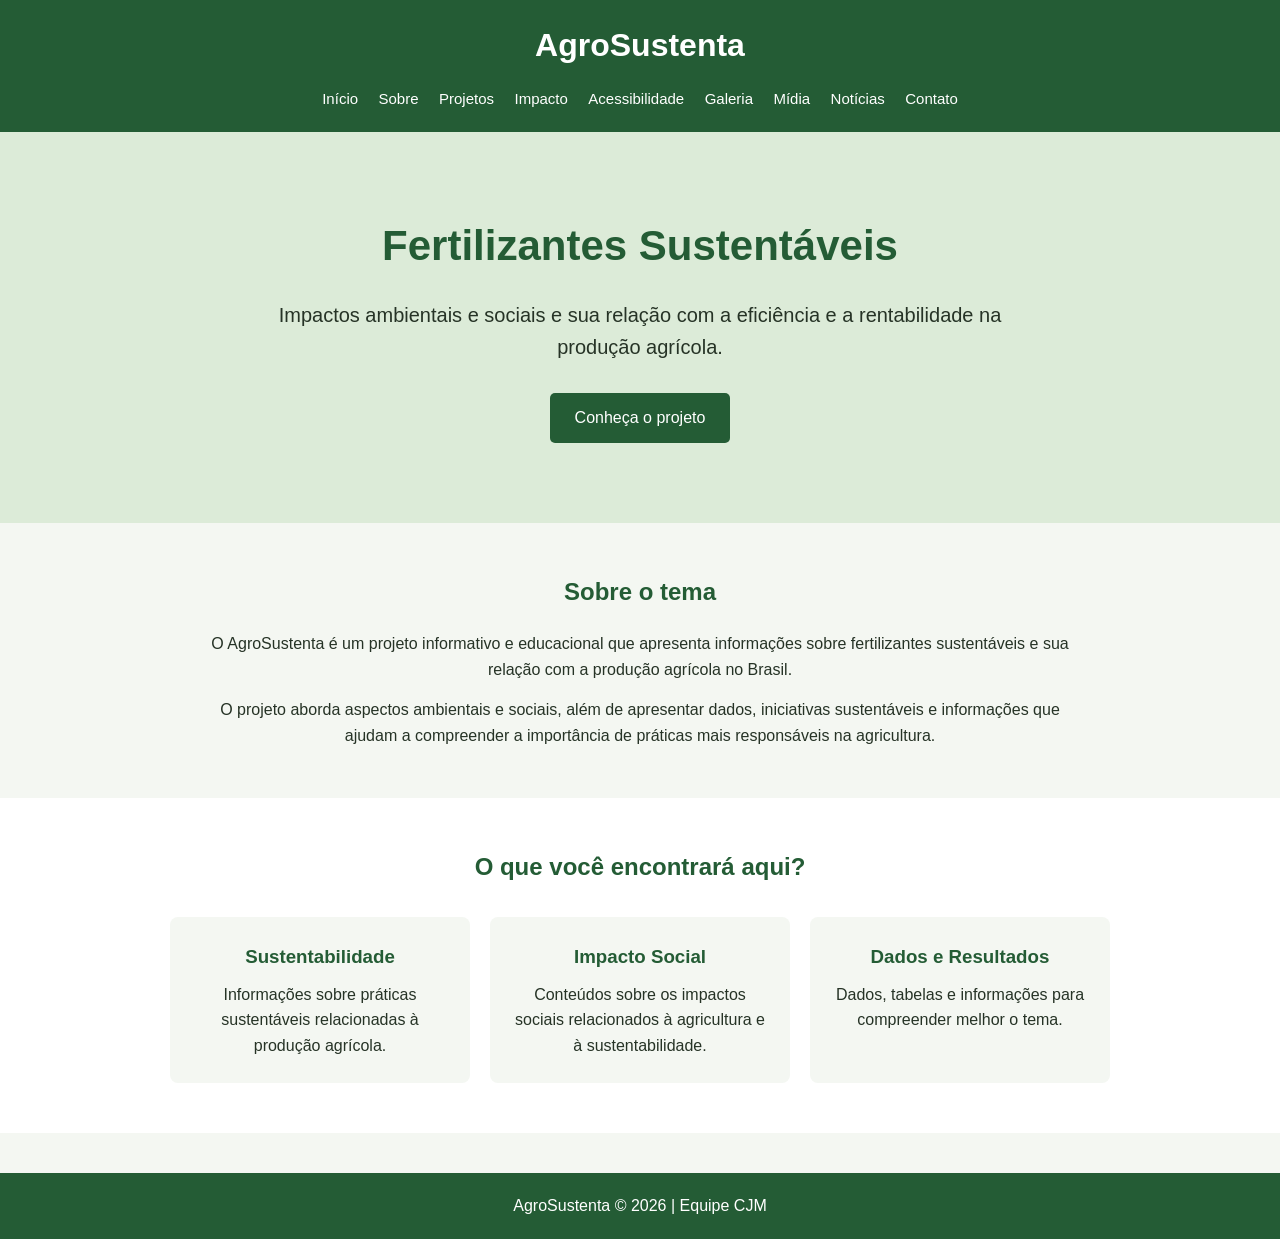
<file: index.html>
<!DOCTYPE html>
<html lang="pt-BR">
<head>
    <meta charset="UTF-8">
    <meta name="viewport" content="width=device-width, initial-scale=1.0">

    <title>AgroSustenta | Fertilizantes Sustentáveis</title>

    <link rel="stylesheet" href="css/style.css">
</head>

<body>

    <header>
        <h1>AgroSustenta</h1>

        <nav>
            <a href="index.html">Início</a>
            <a href="sobre.html">Sobre</a>
            <a href="projetos.html">Projetos</a>
            <a href="impacto.html">Impacto</a>
            <a href="acessibilidade.html">Acessibilidade</a>
            <a href="galeria.html">Galeria</a>
            <a href="midia.html">Mídia</a>
            <a href="noticias.html">Notícias</a>
            <a href="contato.html">Contato</a>
        </nav>
    </header>

    <main>

        <section class="inicio">
            <div class="conteudo-inicio">

                <h2>Fertilizantes Sustentáveis</h2>

                <p>
                    Impactos ambientais e sociais e sua relação com a
                    eficiência e a rentabilidade na produção agrícola.
                </p>

                <a href="sobre.html" class="botao">
                    Conheça o projeto
                </a>

            </div>
        </section>


        <section class="apresentacao">

            <h2>Sobre o tema</h2>

            <p>
                O AgroSustenta é um projeto informativo e educacional que
                apresenta informações sobre fertilizantes sustentáveis e
                sua relação com a produção agrícola no Brasil.
            </p>

            <p>
                O projeto aborda aspectos ambientais e sociais, além de
                apresentar dados, iniciativas sustentáveis e informações
                que ajudam a compreender a importância de práticas mais
                responsáveis na agricultura.
            </p>

        </section>


        <section class="destaques">

            <h2>O que você encontrará aqui?</h2>

            <div class="cards">

                <article class="card">
                    <h3>Sustentabilidade</h3>
                    <p>
                        Informações sobre práticas sustentáveis relacionadas
                        à produção agrícola.
                    </p>
                </article>

                <article class="card">
                    <h3>Impacto Social</h3>
                    <p>
                        Conteúdos sobre os impactos sociais relacionados
                        à agricultura e à sustentabilidade.
                    </p>
                </article>

                <article class="card">
                    <h3>Dados e Resultados</h3>
                    <p>
                        Dados, tabelas e informações para compreender
                        melhor o tema.
                    </p>
                </article>

            </div>

        </section>

    </main>


    <footer>
        <p>
            AgroSustenta &copy; 2026 | Equipe CJM
        </p>
    </footer>

</body>
</html>
</file>
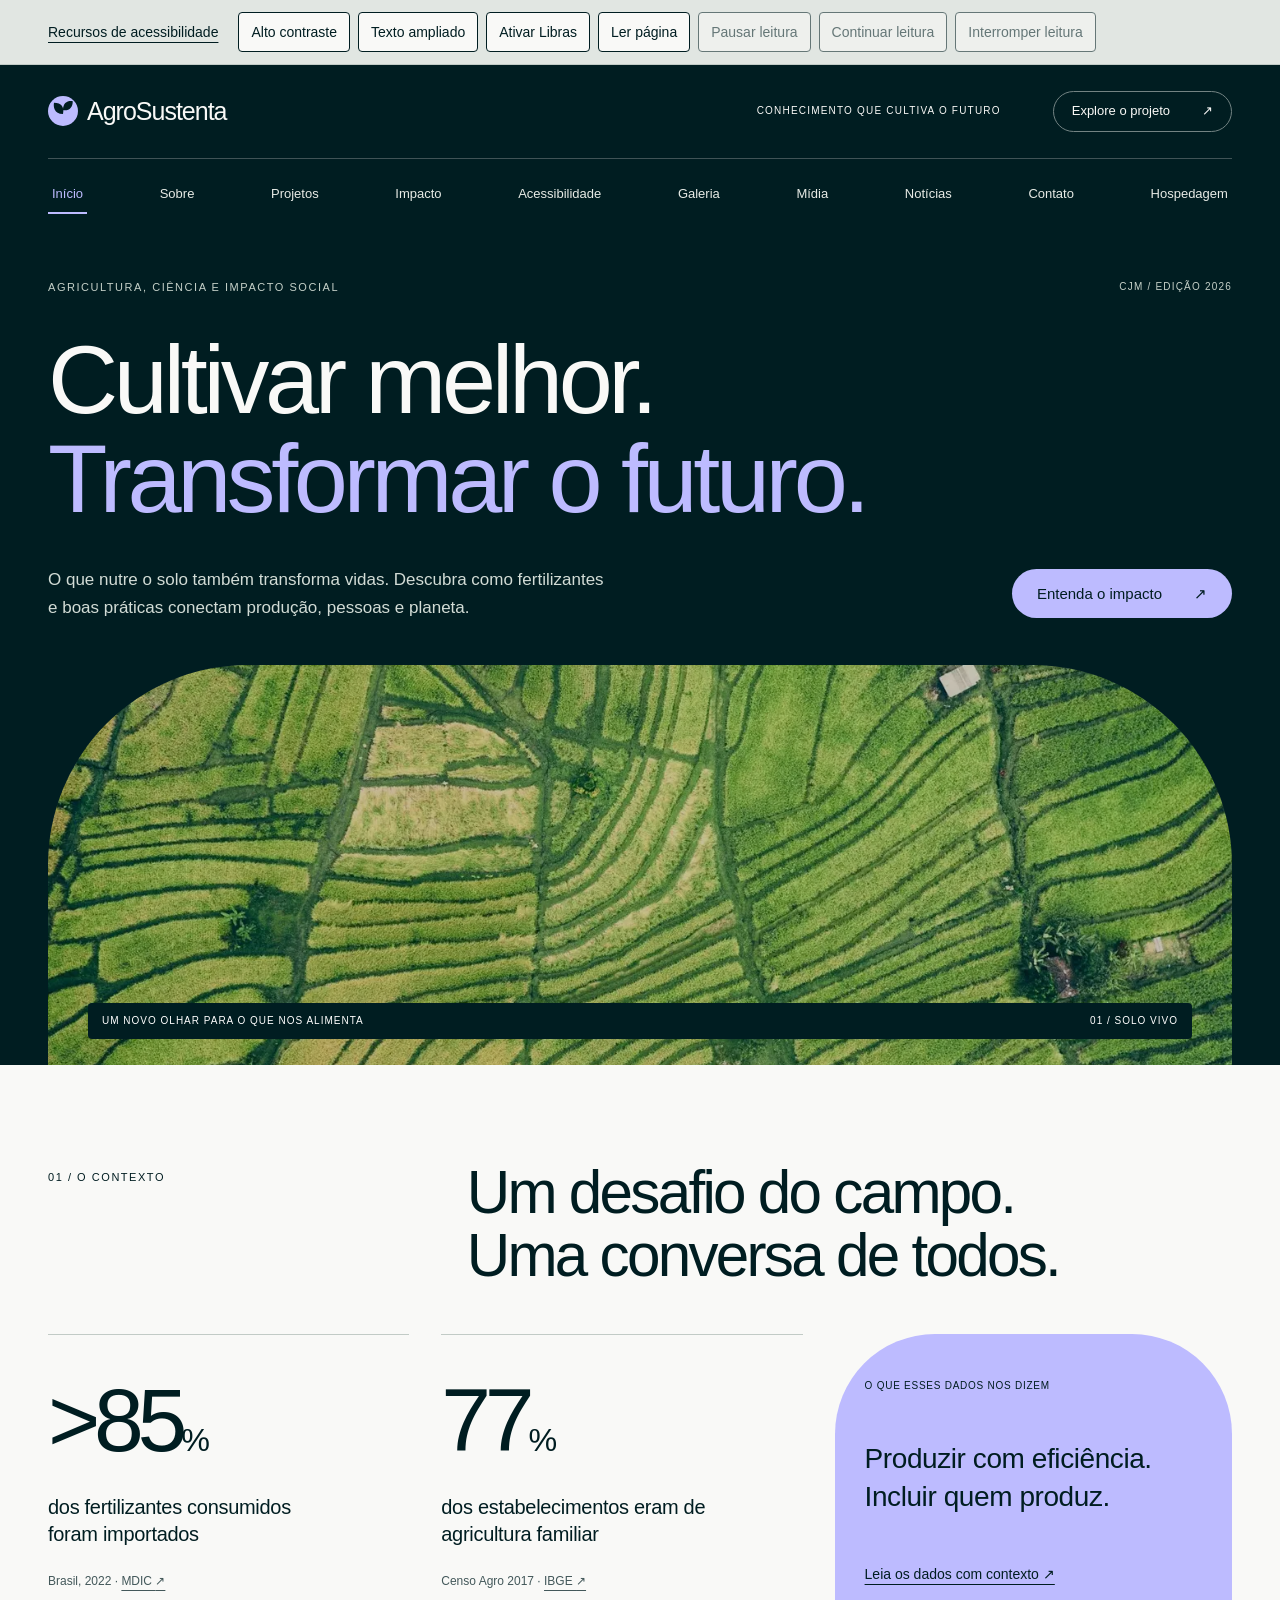
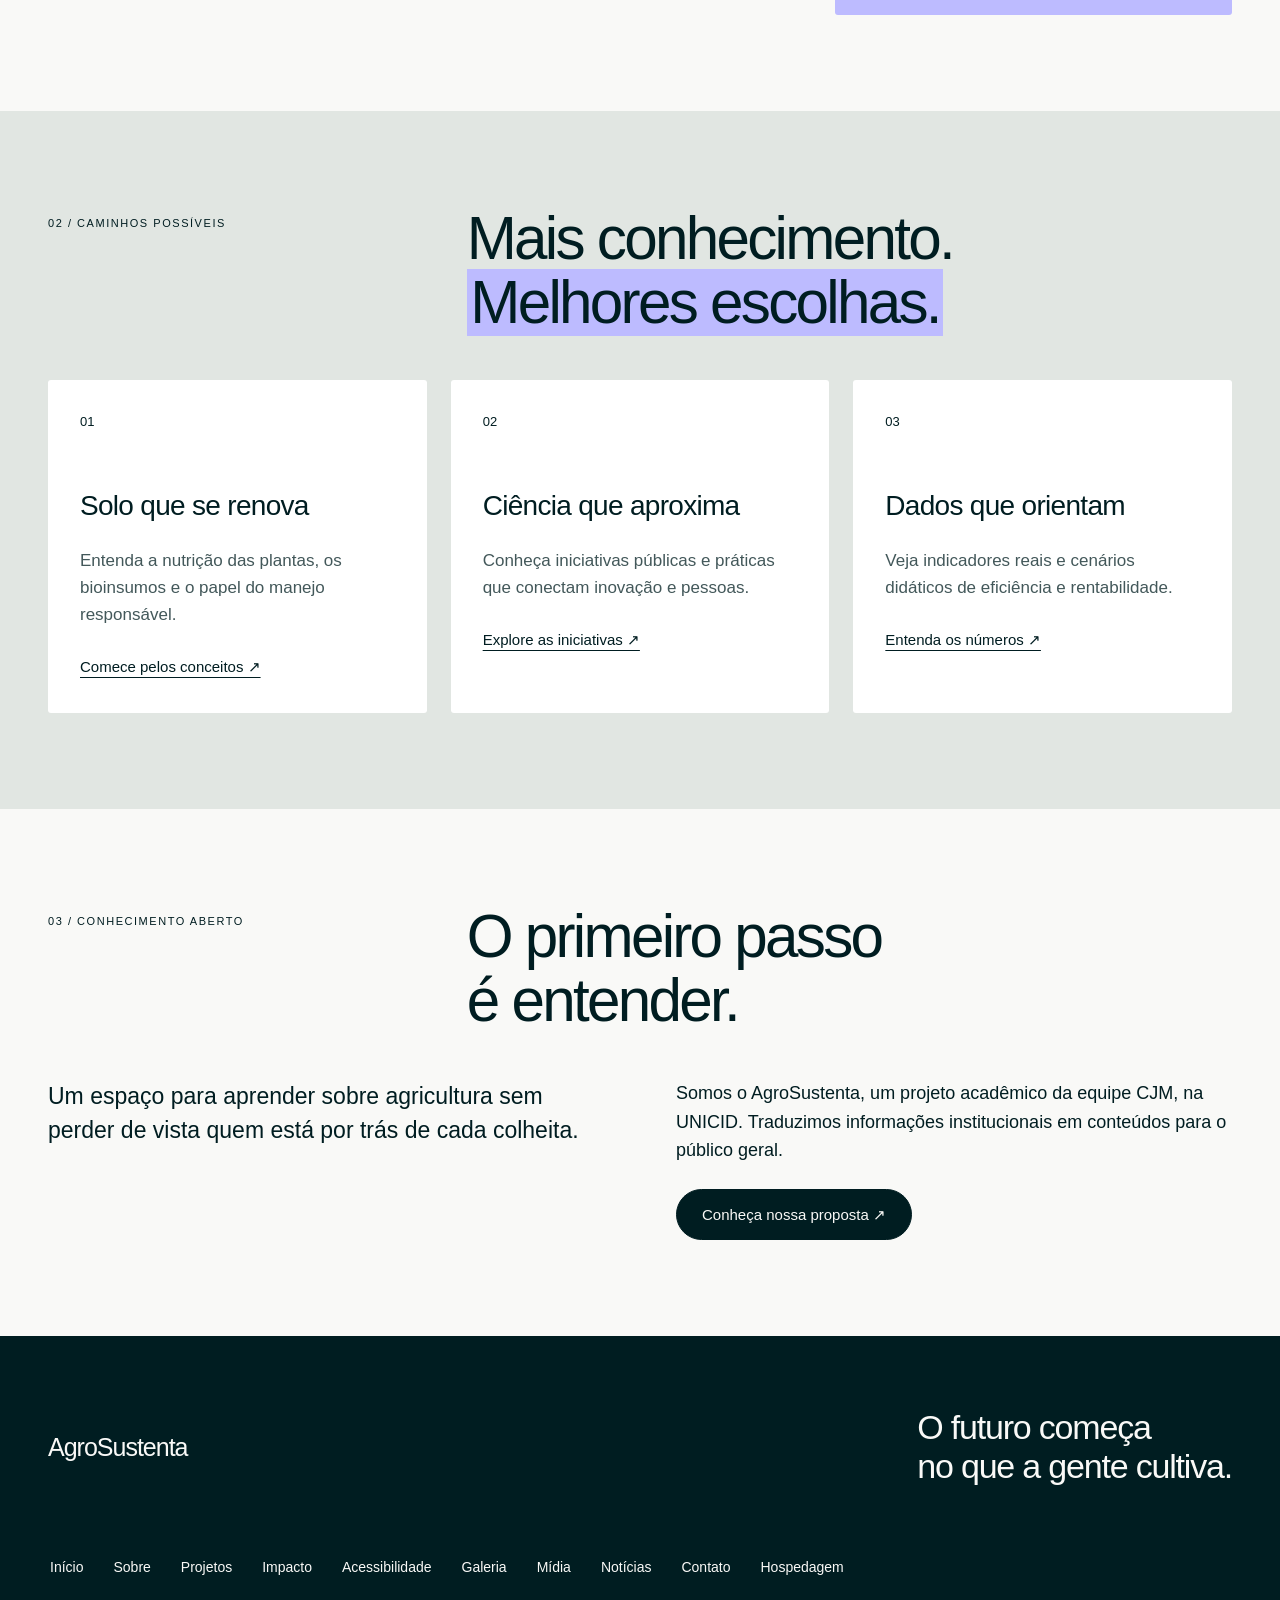
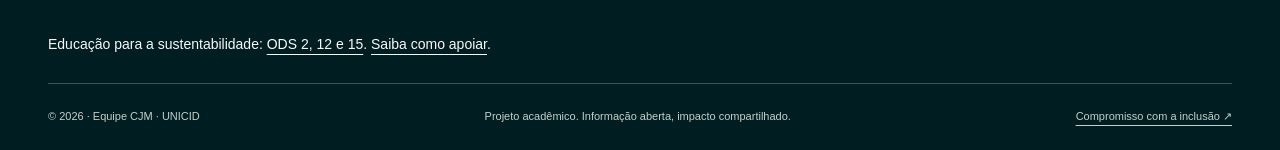
<file: src/index.html>
<!doctype html>
<html lang="pt-BR">
<head>
<meta charset="utf-8">
<meta name="viewport" content="width=device-width, initial-scale=1">
<title>Fertilizantes sustentáveis | AgroSustenta</title>
<meta name="description" content="Conheça a relação entre fertilizantes sustentáveis, solo, eficiência produtiva e impacto social na agricultura brasileira.">
<meta name="theme-color" content="#001d21">
<link rel="icon" href="assets/simbolo.svg" type="image/svg+xml">
<link rel="stylesheet" href="css/style.css">
<script src="js/acessibilidade.js?v=20261115-audio2" defer></script>
</head>
<body>
<!-- Link de salto para navegação por teclado. -->
<a class="skip" href="#conteudo">Pular para o conteúdo</a>

<!-- Controles compartilhados de acessibilidade. -->
<div class="a11y-bar">
  <div class="wrap a11y-inner">
    <a href="acessibilidade.html">Recursos de acessibilidade</a>
    <div id="controles-acessibilidade" class="a11y-controls" role="group" aria-label="Preferências de leitura" hidden>
      <button id="alto-contraste" type="button" aria-pressed="false">Alto contraste</button>
      <button id="texto-ampliado" type="button" aria-pressed="false">Texto ampliado</button>
      <button id="ativar-libras" type="button" aria-describedby="aviso-acessibilidade">Ativar Libras</button>
    </div>
    <p id="aviso-acessibilidade" class="a11y-status" role="status"></p>
  </div>
</div>
<!-- Cabeçalho e navegação principal das dez páginas. -->
<header class="header"><div class="wrap topbar">
<a class="brand" href="index.html" aria-label="AgroSustenta, início"><img src="assets/simbolo.svg" alt="" width="30" height="30">AgroSustenta</a><span class="header-note">CONHECIMENTO QUE CULTIVA O FUTURO</span><a class="pill small" href="projetos.html">Explore o projeto <span aria-hidden="true">↗</span></a>
</div>
<nav class="wrap nav" aria-label="Menu principal"><a href="index.html" aria-current="page">Início</a>
<a href="sobre.html">Sobre</a>
<a href="projetos.html">Projetos</a>
<a href="impacto.html">Impacto</a>
<a href="acessibilidade.html">Acessibilidade</a>
<a href="galeria.html">Galeria</a>
<a href="midia.html">Mídia</a>
<a href="noticias.html">Notícias</a>
<a href="contato.html">Contato</a>
<a href="orcamento_hospedagem.html">Hospedagem</a></nav></header>
<!-- Região principal e destino do link de salto. -->
<main id="conteudo" tabindex="-1"><section class="hero"><div class="wrap">
<div class="hero-top">
<p class="eyebrow">AGRICULTURA, CIÊNCIA E IMPACTO SOCIAL</p>
<span class="edition">CJM / EDIÇÃO 2026</span>
</div>
<h1>Cultivar melhor.<br><span>Transformar o futuro.</span>
</h1>
<div class="hero-bottom">
<p>O que nutre o solo também transforma vidas. Descubra como fertilizantes e boas práticas conectam produção, pessoas e planeta.</p>
<a class="pill light" href="impacto.html">Entenda o impacto <span aria-hidden="true">↗</span></a>
</div>
<!-- Imagem de destaque com texto alternativo e legenda. -->
<figure class="hero-image"><img src="assets/campo.webp" alt="Vista aérea de campos agrícolas verdes, com linhas de cultivo e caminhos entre os talhões" width="1600" height="900" fetchpriority="high"><figcaption>UM NOVO OLHAR PARA O QUE NOS ALIMENTA <span>01 / SOLO VIVO</span></figcaption></figure>
</div></section><section class="section "><div class="wrap">
<div class="section-head">
<p class="eyebrow">01 / O CONTEXTO</p>
<h2>Um desafio do campo.<br>Uma conversa de todos.</h2>
</div>
<!-- Indicadores históricos acompanhados de fontes. -->
<div class="stats">
<article><p class="stat">&gt;85<span>%</span></p>
<h3>dos fertilizantes consumidos foram importados</h3>
<p>Brasil, 2022 · <a href="https://www.gov.br/mdic/pt-br/assuntos/sdic/confert/o-confert/o-conselho">MDIC <span aria-hidden="true">↗</span></a></p></article><article><p class="stat">77<span>%</span></p>
<h3>dos estabelecimentos eram de agricultura familiar</h3>
<p>Censo Agro 2017 · <a href="https://agenciadenoticias.ibge.gov.br/agencia-sala-de-imprensa/2013-agencia-de-noticias/releases/25789-censo-agro-2017-populacao-ocupada-nos-estabelecimentos-agropecuarios-cai-8-8">IBGE <span aria-hidden="true">↗</span></a></p></article><article class="stat-message"><span class="tag">O QUE ESSES DADOS NOS DIZEM</span><h3>Produzir com eficiência.<br>Incluir quem produz.</h3>
<a href="impacto.html">Leia os dados com contexto ↗</a></article>
</div>
</div></section><section class="section sage"><div class="wrap">
<div class="section-head">
<p class="eyebrow">02 / CAMINHOS POSSÍVEIS</p>
<h2>Mais conhecimento.<br><mark>Melhores escolhas.</mark>
</h2>
</div>
<div class="grid three">
<article class="card"><span class="card-number">01</span><h3>Solo que se renova</h3>
<p>Entenda a nutrição das plantas, os bioinsumos e o papel do manejo responsável.</p>
<a href="sobre.html#conceitos">Comece pelos conceitos ↗</a></article><article class="card"><span class="card-number">02</span><h3>Ciência que aproxima</h3>
<p>Conheça iniciativas públicas e práticas que conectam inovação e pessoas.</p>
<a href="projetos.html">Explore as iniciativas ↗</a></article><article class="card"><span class="card-number">03</span><h3>Dados que orientam</h3>
<p>Veja indicadores reais e cenários didáticos de eficiência e rentabilidade.</p>
<a href="impacto.html">Entenda os números ↗</a></article>
</div>
</div></section><section class="section "><div class="wrap">
<div class="section-head">
<p class="eyebrow">03 / CONHECIMENTO ABERTO</p>
<h2>O primeiro passo<br>é entender.</h2>
</div>
<div class="split">
<p class="lead">Um espaço para aprender sobre agricultura sem perder de vista quem está por trás de cada colheita.</p>
<div>
<p>Somos o AgroSustenta, um projeto acadêmico da equipe CJM, na UNICID. Traduzimos informações institucionais em conteúdos para o público geral.</p>
<a class="pill" href="sobre.html">Conheça nossa proposta ↗</a>
</div>
</div>
</div></section></main>
<!-- Rodapé compartilhado e navegação secundária. -->
<footer class="footer"><div class="wrap">
<div class="footer-heading">
<a class="brand" href="index.html">AgroSustenta</a><p>O futuro começa<br>no que a gente cultiva.</p>
</div>
<nav class="footer-nav" aria-label="Menu do rodapé"><a href="index.html">Início</a>
<a href="sobre.html">Sobre</a>
<a href="projetos.html">Projetos</a>
<a href="impacto.html">Impacto</a>
<a href="acessibilidade.html">Acessibilidade</a>
<a href="galeria.html">Galeria</a>
<a href="midia.html">Mídia</a>
<a href="noticias.html">Notícias</a>
<a href="contato.html">Contato</a>
<a href="orcamento_hospedagem.html">Hospedagem</a></nav><p class="footer-purpose">Educação para a sustentabilidade: <a href="sobre.html#ods">ODS 2, 12 e 15</a>. <a href="projetos.html#apoie">Saiba como apoiar</a>.</p>
<div class="footer-bottom">
<p>© 2026 · Equipe CJM · UNICID</p>
<p>Projeto acadêmico. Informação aberta, impacto compartilhado.</p>
<a href="acessibilidade.html">Compromisso com a inclusão ↗</a>
</div>
</div></footer>
</body>
</html>
</file>
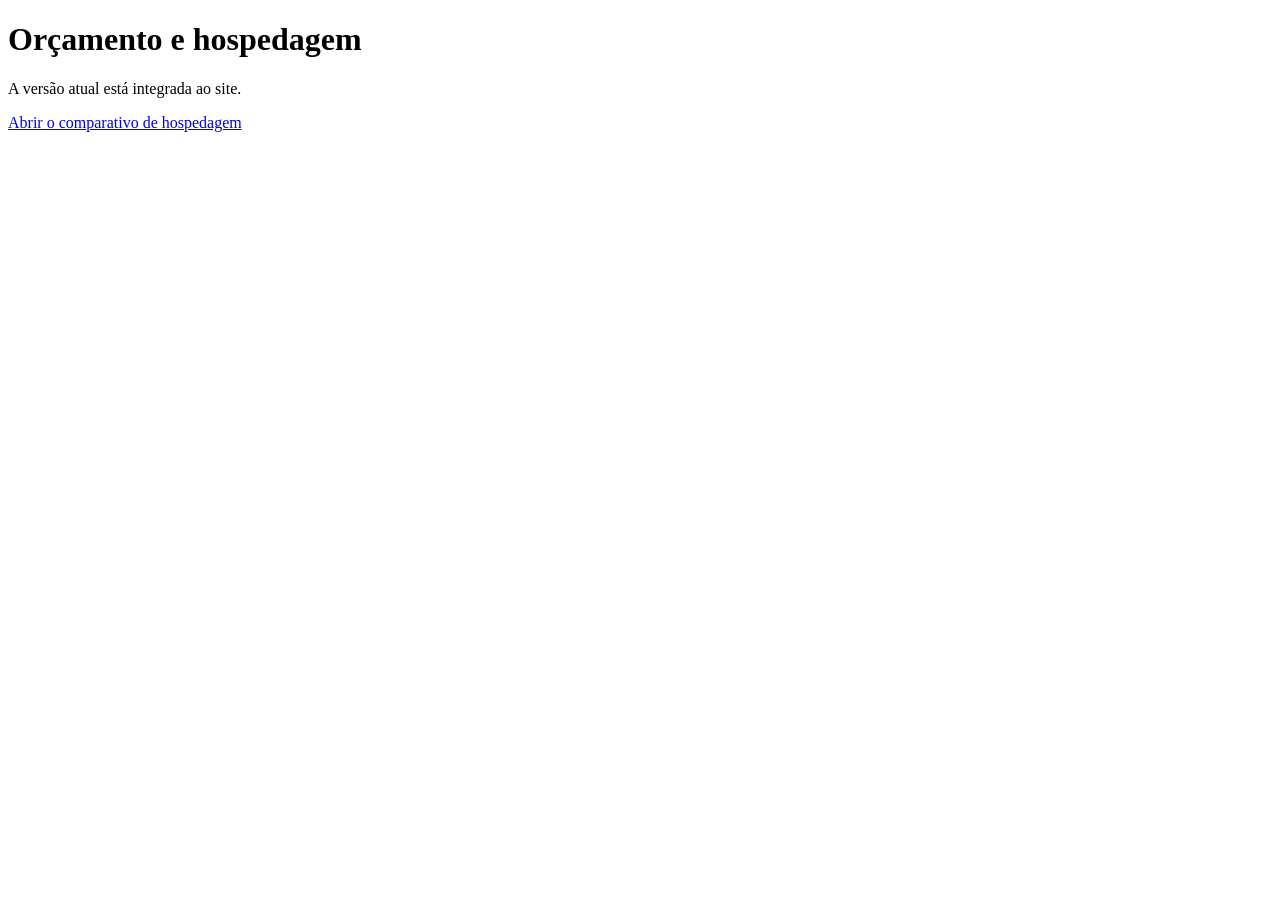
<file: docs/orcamento_hospedagem.html>
<!doctype html><html lang="pt-BR"><head><meta charset="utf-8"><meta name="viewport" content="width=device-width, initial-scale=1"><title>Orçamento movido | AgroSustenta</title></head><body><main><h1>Orçamento e hospedagem</h1><p>A versão atual está integrada ao site.</p><a href="../src/orcamento_hospedagem.html">Abrir o comparativo de hospedagem</a></main></body></html>
</file>
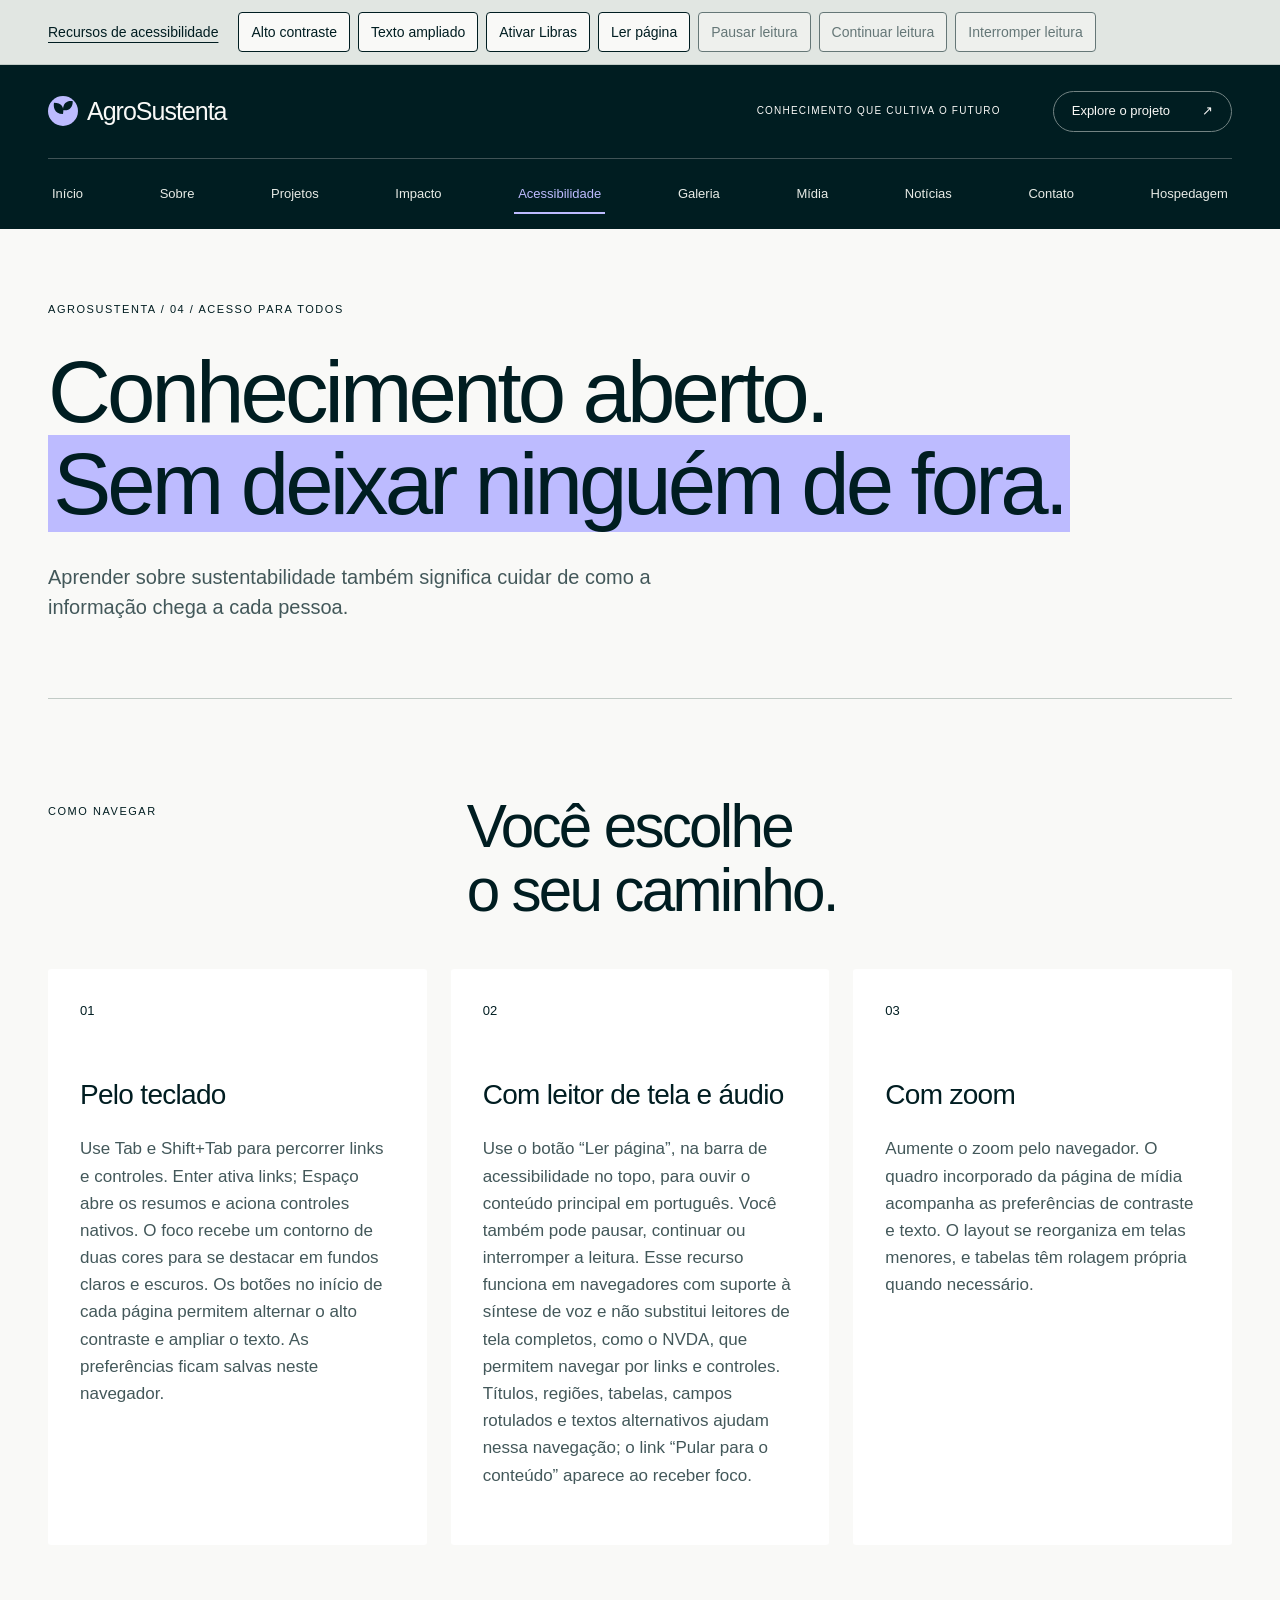
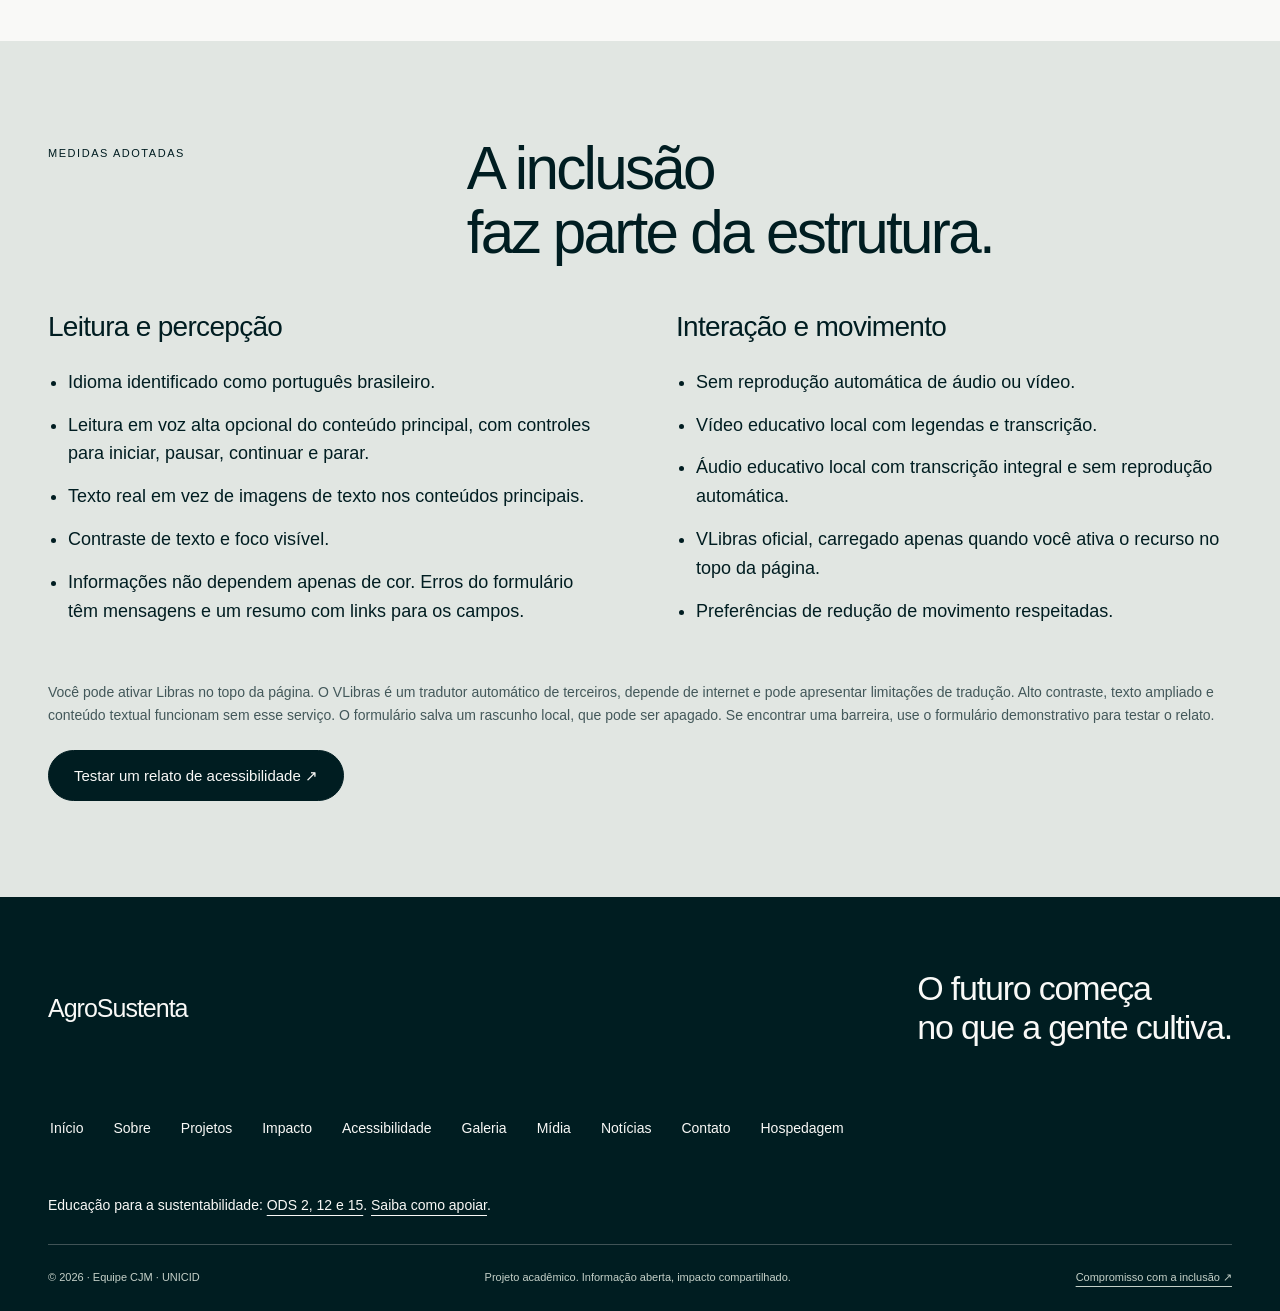
<file: src/acessibilidade.html>
<!doctype html>
<html lang="pt-BR">
<head>
<meta charset="utf-8">
<meta name="viewport" content="width=device-width, initial-scale=1">
<title>Acessibilidade | AgroSustenta</title>
<meta name="description" content="Conheça os recursos de inclusão e navegação acessível do AgroSustenta.">
<meta name="theme-color" content="#001d21">
<link rel="icon" href="assets/simbolo.svg" type="image/svg+xml">
<link rel="stylesheet" href="css/style.css">
<script src="js/acessibilidade.js?v=20261115-audio2" defer></script>
</head>
<body>
<!-- Link de salto para navegação por teclado. -->
<a class="skip" href="#conteudo">Pular para o conteúdo</a>

<!-- Controles compartilhados de acessibilidade. -->
<div class="a11y-bar">
  <div class="wrap a11y-inner">
    <a href="acessibilidade.html">Recursos de acessibilidade</a>
    <div id="controles-acessibilidade" class="a11y-controls" role="group" aria-label="Preferências de leitura" hidden>
      <button id="alto-contraste" type="button" aria-pressed="false">Alto contraste</button>
      <button id="texto-ampliado" type="button" aria-pressed="false">Texto ampliado</button>
      <button id="ativar-libras" type="button" aria-describedby="aviso-acessibilidade">Ativar Libras</button>
    </div>
    <p id="aviso-acessibilidade" class="a11y-status" role="status"></p>
  </div>
</div>
<!-- Cabeçalho e navegação principal das dez páginas. -->
<header class="header"><div class="wrap topbar">
<a class="brand" href="index.html" aria-label="AgroSustenta, início"><img src="assets/simbolo.svg" alt="" width="30" height="30">AgroSustenta</a><span class="header-note">CONHECIMENTO QUE CULTIVA O FUTURO</span><a class="pill small" href="projetos.html">Explore o projeto <span aria-hidden="true">↗</span></a>
</div>
<nav class="wrap nav" aria-label="Menu principal"><a href="index.html">Início</a>
<a href="sobre.html">Sobre</a>
<a href="projetos.html">Projetos</a>
<a href="impacto.html">Impacto</a>
<a href="acessibilidade.html" aria-current="page">Acessibilidade</a>
<a href="galeria.html">Galeria</a>
<a href="midia.html">Mídia</a>
<a href="noticias.html">Notícias</a>
<a href="contato.html">Contato</a>
<a href="orcamento_hospedagem.html">Hospedagem</a></nav></header>
<!-- Região principal e destino do link de salto. -->
<main id="conteudo" tabindex="-1"><section class="page-intro wrap"><p class="eyebrow">AGROSUSTENTA / 04 / ACESSO PARA TODOS</p>
<h1>Conhecimento aberto.<br><mark>Sem deixar ninguém de fora.</mark>
</h1>
<p class="lead">Aprender sobre sustentabilidade também significa cuidar de como a informação chega a cada pessoa.</p></section><section class="section "><div class="wrap">
<div class="section-head">
<!-- Orientações de teclado e recursos de leitura. -->
<p class="eyebrow">COMO NAVEGAR</p>
<h2>Você escolhe<br>o seu caminho.</h2>
</div>
<div class="grid three">
<article class="card"><span class="card-number">01</span><h3>Pelo teclado</h3>
<p>Use Tab e Shift+Tab para percorrer links e controles. Enter ativa links; Espaço abre os resumos e aciona controles nativos. O foco recebe um contorno de duas cores para se destacar em fundos claros e escuros. Os botões no início de cada página permitem alternar o alto contraste e ampliar o texto. As preferências ficam salvas neste navegador.</p></article><article class="card"><span class="card-number">02</span><h3>Com leitor de tela e áudio</h3>
<p>Use o botão “Ler página”, na barra de acessibilidade no topo, para ouvir o conteúdo principal em português. Você também pode pausar, continuar ou interromper a leitura. Esse recurso funciona em navegadores com suporte à síntese de voz e não substitui leitores de tela completos, como o NVDA, que permitem navegar por links e controles. Títulos, regiões, tabelas, campos rotulados e textos alternativos ajudam nessa navegação; o link “Pular para o conteúdo” aparece ao receber foco.</p></article><article class="card"><span class="card-number">03</span><h3>Com zoom</h3>
<p>Aumente o zoom pelo navegador. O quadro incorporado da página de mídia acompanha as preferências de contraste e texto. O layout se reorganiza em telas menores, e tabelas têm rolagem própria quando necessário.</p></article>
</div>
</div></section><section class="section sage"><div class="wrap">
<div class="section-head">
<p class="eyebrow">MEDIDAS ADOTADAS</p>
<h2>A inclusão<br>faz parte da estrutura.</h2>
</div>
<div class="split">
<div>
<h3>Leitura e percepção</h3>
<ul class="plain-list">
<li>Idioma identificado como português brasileiro.</li>
<li>Leitura em voz alta opcional do conteúdo principal, com controles para iniciar, pausar, continuar e parar.</li>
<li>Texto real em vez de imagens de texto nos conteúdos principais.</li>
<li>Contraste de texto e foco visível.</li>
<li>Informações não dependem apenas de cor. Erros do formulário têm mensagens e um resumo com links para os campos.</li>
</ul>
</div>
<div>
<h3>Interação e movimento</h3>
<ul class="plain-list">
<li>Sem reprodução automática de áudio ou vídeo.</li>
<li>Vídeo educativo local com legendas e transcrição.</li>
<li>Áudio educativo local com transcrição integral e sem reprodução automática.</li>
<li>VLibras oficial, carregado apenas quando você ativa o recurso no topo da página.</li>
<li>Preferências de redução de movimento respeitadas.</li>
</ul>
</div>
</div>
<p class="note">Você pode ativar Libras no topo da página. O VLibras é um tradutor automático de terceiros, depende de internet e pode apresentar limitações de tradução. Alto contraste, texto ampliado e conteúdo textual funcionam sem esse serviço. O formulário salva um rascunho local, que pode ser apagado. Se encontrar uma barreira, use o formulário demonstrativo para testar o relato.</p>
<a class="pill" href="contato.html">Testar um relato de acessibilidade ↗</a>
</div></section></main>
<!-- Rodapé compartilhado e navegação secundária. -->
<footer class="footer"><div class="wrap">
<div class="footer-heading">
<a class="brand" href="index.html">AgroSustenta</a><p>O futuro começa<br>no que a gente cultiva.</p>
</div>
<nav class="footer-nav" aria-label="Menu do rodapé"><a href="index.html">Início</a>
<a href="sobre.html">Sobre</a>
<a href="projetos.html">Projetos</a>
<a href="impacto.html">Impacto</a>
<a href="acessibilidade.html">Acessibilidade</a>
<a href="galeria.html">Galeria</a>
<a href="midia.html">Mídia</a>
<a href="noticias.html">Notícias</a>
<a href="contato.html">Contato</a>
<a href="orcamento_hospedagem.html">Hospedagem</a></nav><p class="footer-purpose">Educação para a sustentabilidade: <a href="sobre.html#ods">ODS 2, 12 e 15</a>. <a href="projetos.html#apoie">Saiba como apoiar</a>.</p>
<div class="footer-bottom">
<p>© 2026 · Equipe CJM · UNICID</p>
<p>Projeto acadêmico. Informação aberta, impacto compartilhado.</p>
<a href="acessibilidade.html">Compromisso com a inclusão ↗</a>
</div>
</div></footer>
</body>
</html>
</file>
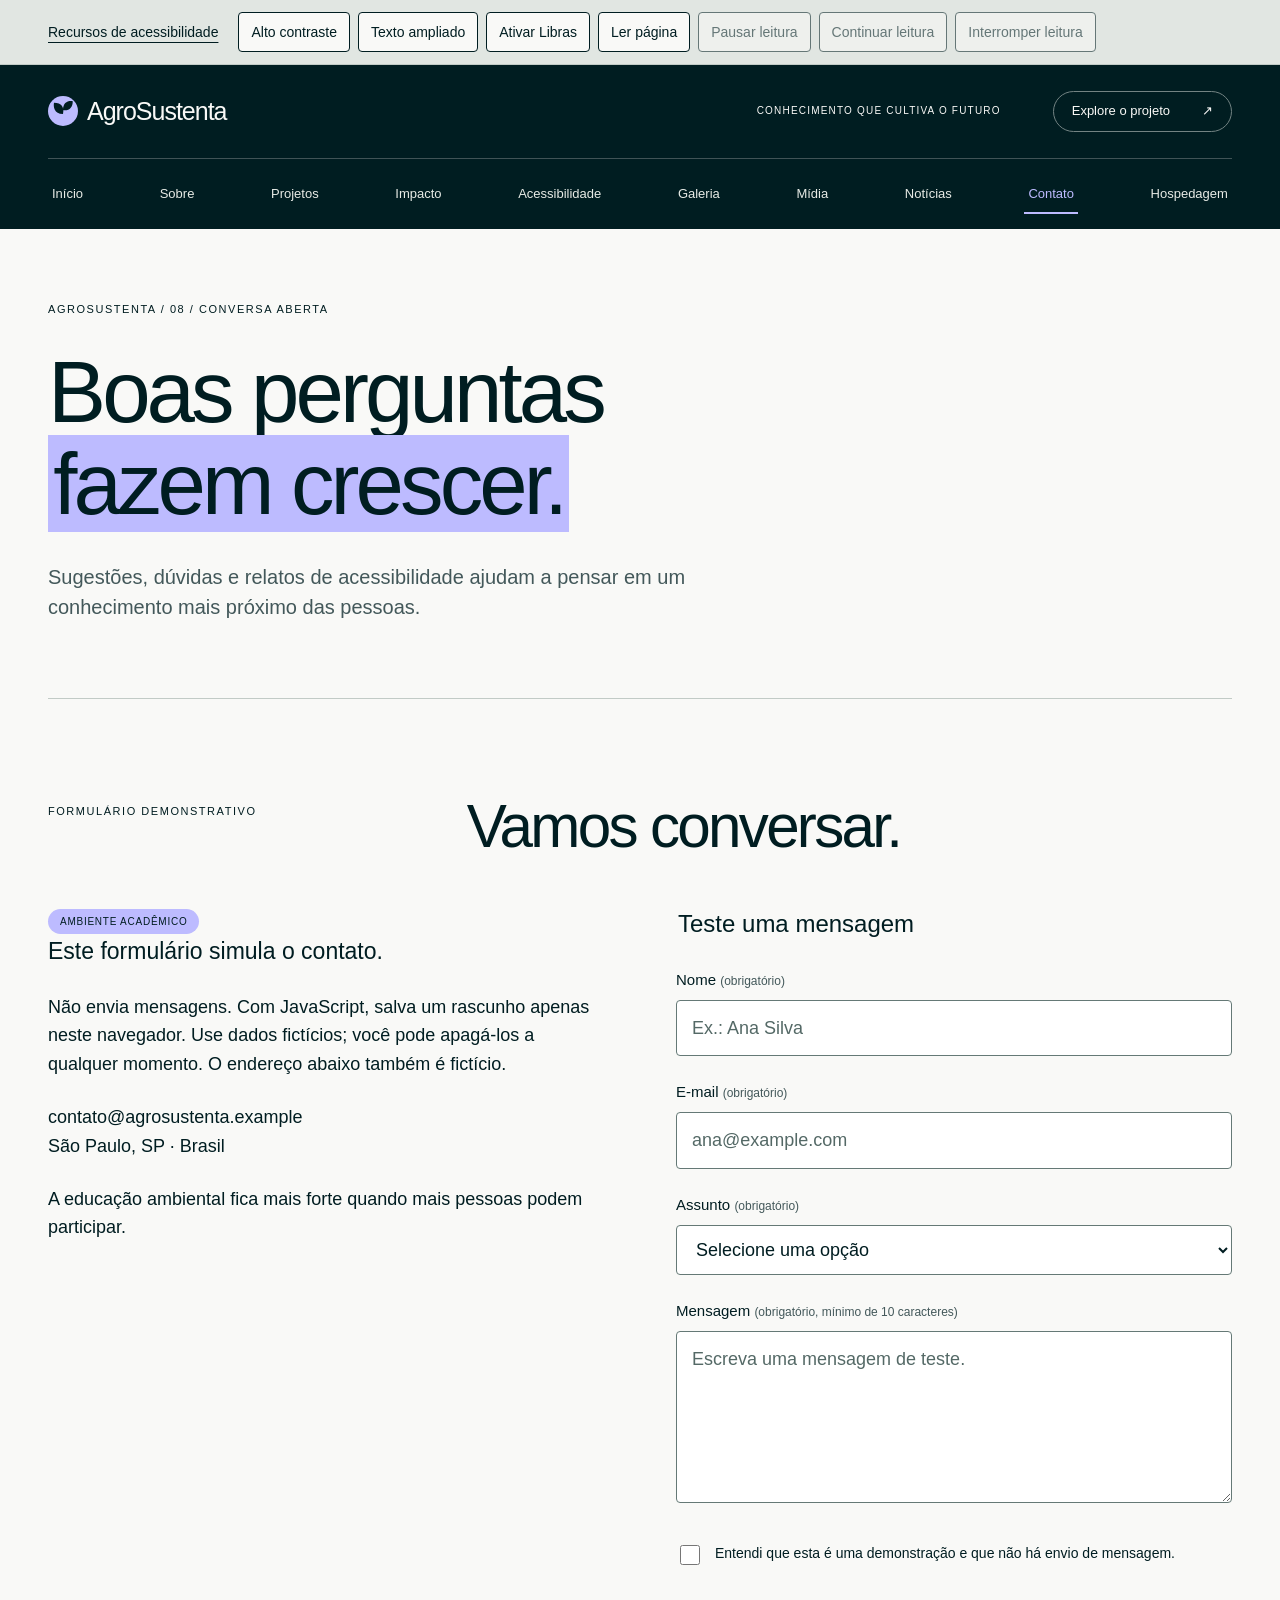
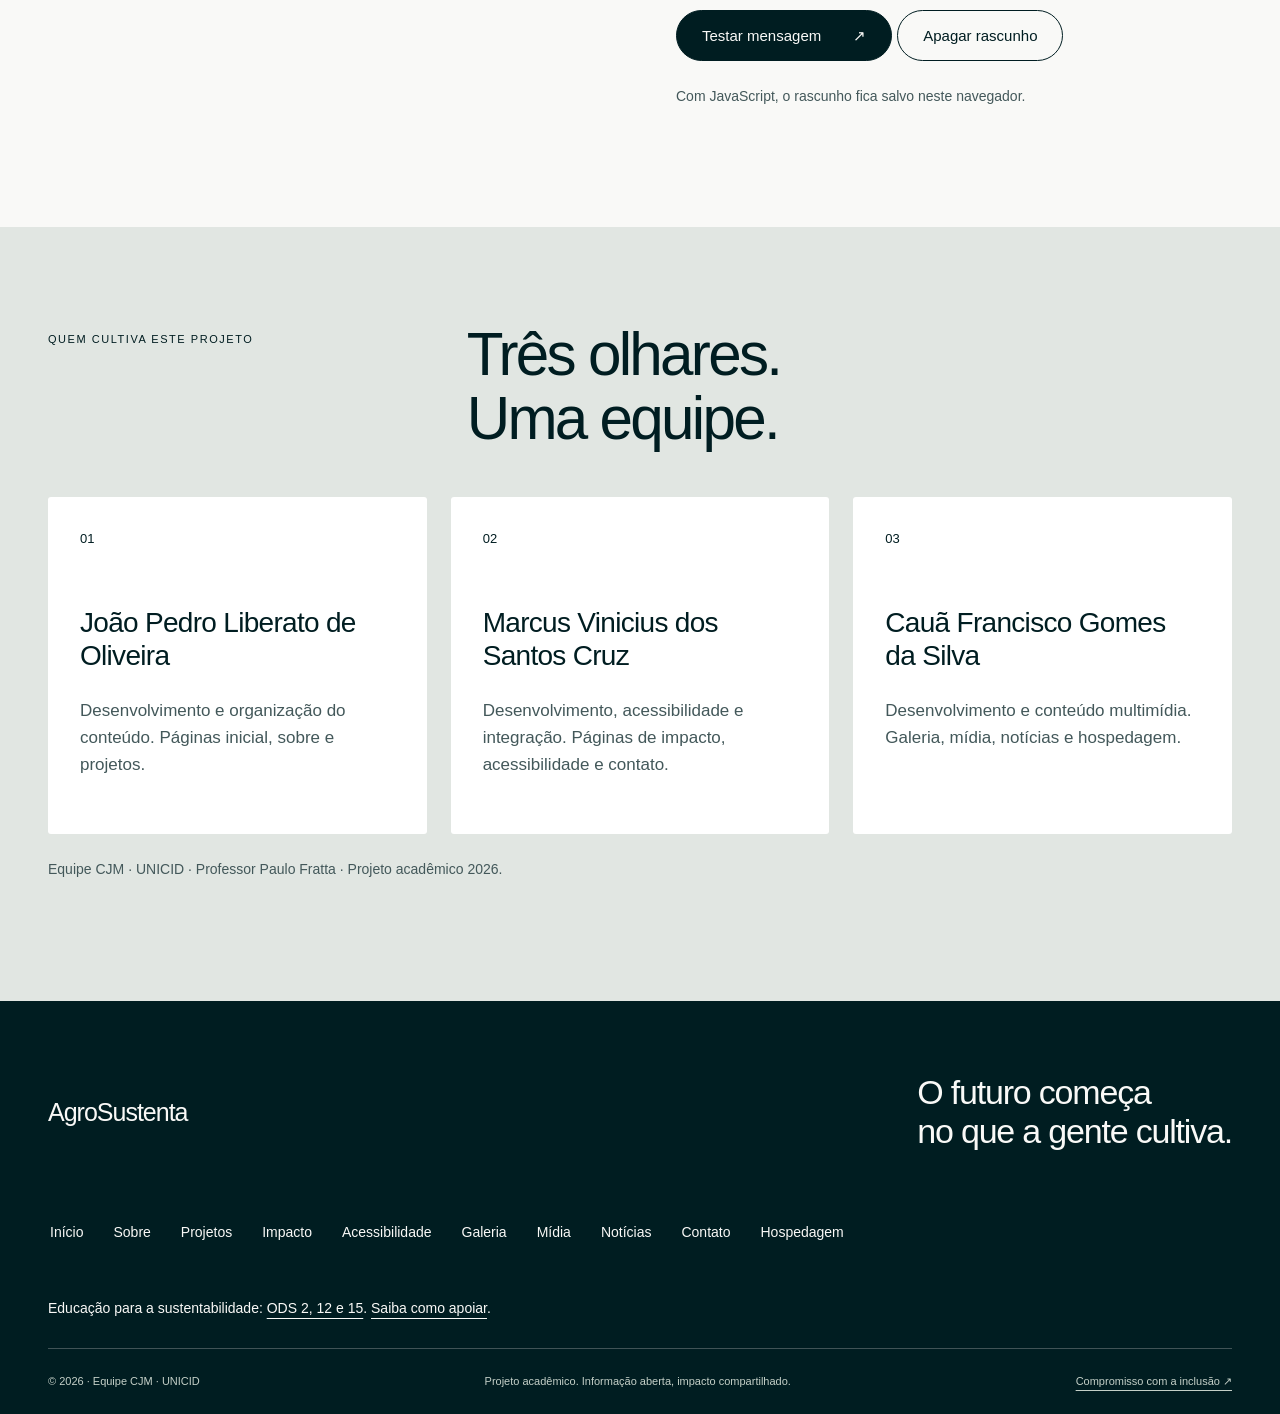
<file: src/contato.html>
<!doctype html>
<html lang="pt-BR">
<head>
<meta charset="utf-8">
<meta name="viewport" content="width=device-width, initial-scale=1">
<title>Contato e equipe | AgroSustenta</title>
<meta name="description" content="Conheça a equipe CJM e experimente o formulário demonstrativo do projeto acadêmico AgroSustenta.">
<meta name="theme-color" content="#001d21">
<link rel="icon" href="assets/simbolo.svg" type="image/svg+xml">
<link rel="stylesheet" href="css/style.css">
<script src="js/contato.js" defer></script>
<script src="js/acessibilidade.js?v=20261115-audio2" defer></script>
</head>
<body>
<!-- Link de salto para navegação por teclado. -->
<a class="skip" href="#conteudo">Pular para o conteúdo</a>

<!-- Controles compartilhados de acessibilidade. -->
<div class="a11y-bar">
  <div class="wrap a11y-inner">
    <a href="acessibilidade.html">Recursos de acessibilidade</a>
    <div id="controles-acessibilidade" class="a11y-controls" role="group" aria-label="Preferências de leitura" hidden>
      <button id="alto-contraste" type="button" aria-pressed="false">Alto contraste</button>
      <button id="texto-ampliado" type="button" aria-pressed="false">Texto ampliado</button>
      <button id="ativar-libras" type="button" aria-describedby="aviso-acessibilidade">Ativar Libras</button>
    </div>
    <p id="aviso-acessibilidade" class="a11y-status" role="status"></p>
  </div>
</div>
<!-- Cabeçalho e navegação principal das dez páginas. -->
<header class="header"><div class="wrap topbar">
<a class="brand" href="index.html" aria-label="AgroSustenta, início"><img src="assets/simbolo.svg" alt="" width="30" height="30">AgroSustenta</a><span class="header-note">CONHECIMENTO QUE CULTIVA O FUTURO</span><a class="pill small" href="projetos.html">Explore o projeto <span aria-hidden="true">↗</span></a>
</div>
<nav class="wrap nav" aria-label="Menu principal"><a href="index.html">Início</a>
<a href="sobre.html">Sobre</a>
<a href="projetos.html">Projetos</a>
<a href="impacto.html">Impacto</a>
<a href="acessibilidade.html">Acessibilidade</a>
<a href="galeria.html">Galeria</a>
<a href="midia.html">Mídia</a>
<a href="noticias.html">Notícias</a>
<a href="contato.html" aria-current="page">Contato</a>
<a href="orcamento_hospedagem.html">Hospedagem</a></nav></header>
<!-- Região principal e destino do link de salto. -->
<main id="conteudo" tabindex="-1"><section class="page-intro wrap"><p class="eyebrow">AGROSUSTENTA / 08 / CONVERSA ABERTA</p>
<h1>Boas perguntas<br><mark>fazem crescer.</mark>
</h1>
<p class="lead">Sugestões, dúvidas e relatos de acessibilidade ajudam a pensar em um conhecimento mais próximo das pessoas.</p></section><section class="section "><div class="wrap">
<div class="section-head">
<p class="eyebrow">FORMULÁRIO DEMONSTRATIVO</p>
<h2>Vamos conversar.</h2>
</div>
<div class="split contact">
<div>
<span class="tag">AMBIENTE ACADÊMICO</span><p class="lead">Este formulário simula o contato.</p>
<p>Não envia mensagens. Com JavaScript, salva um rascunho apenas neste navegador. Use dados fictícios; você pode apagá-los a qualquer momento. O endereço abaixo também é fictício.</p>
<p>contato@agrosustenta.example<br>São Paulo, SP · Brasil</p>
<p>A educação ambiental fica mais forte quando mais pessoas podem participar.</p>
</div>
<!-- Formulário demonstrativo sem envio real a servidores. -->
<form id="contato-form" action="contato.html#demonstracao" method="get">
<!-- Lista acessível de erros, com links aos campos. -->
<div id="resumo-erros" class="form-errors" role="region" aria-labelledby="titulo-erros" tabindex="-1" hidden>
  <h3 id="titulo-erros">Confira os campos indicados</h3>
  <p>Use os links para ir ao campo que precisa de correção.</p>
  <ul id="lista-erros"></ul>
</div>
<fieldset>
<legend>Teste uma mensagem</legend>
<label for="nome">Nome <span>(obrigatório)</span></label><input id="nome" aria-describedby="erro-nome" type="text" required minlength="2" maxlength="100" autocomplete="name" placeholder="Ex.: Ana Silva">
<p id="erro-nome" class="field-error" aria-live="polite"></p>
<label for="email">E-mail <span>(obrigatório)</span></label><input id="email" aria-describedby="erro-email" type="email" required maxlength="150" autocomplete="email" placeholder="ana@example.com">
<p id="erro-email" class="field-error" aria-live="polite"></p>
<label for="assunto">Assunto <span>(obrigatório)</span></label><select id="assunto" aria-describedby="erro-assunto" required><option value="">Selecione uma opção</option>
<option>Conteúdo e fontes</option>
<option>Acessibilidade</option>
<option>Sugestão para o projeto</option>
<option>Apoio e voluntariado</option></select>
<p id="erro-assunto" class="field-error" aria-live="polite"></p>
<label for="mensagem">Mensagem <span>(obrigatório, mínimo de 10 caracteres)</span></label><textarea id="mensagem" aria-describedby="erro-mensagem" required minlength="10" maxlength="2000" rows="5" placeholder="Escreva uma mensagem de teste."></textarea>
<p id="erro-mensagem" class="field-error" aria-live="polite"></p>
<label class="check" for="confirmacao"><input id="confirmacao" type="checkbox" aria-describedby="erro-confirmacao" required> Entendi que esta é uma demonstração e que não há envio de mensagem.</label>
<p id="erro-confirmacao" class="field-error" aria-live="polite"></p>
<button class="pill" type="submit">Testar mensagem <span aria-hidden="true">↗</span></button>
<button id="limpar-rascunho" class="pill secondary" type="button" hidden>Apagar rascunho</button>
<p id="aviso-rascunho" class="note" role="status">Com JavaScript, o rascunho fica salvo neste navegador.</p>
</fieldset>
<!-- Confirmação acessível após validação do formulário. -->
<p id="demonstracao" class="form-status" role="status" tabindex="-1">Demonstração concluída. Nenhuma mensagem foi enviada.</p>
<noscript><p>Sem JavaScript, a validação nativa funciona e o formulário leva ao aviso de demonstração. Não há rascunho salvo nesse modo. Os campos não possuem atributo name e não são incluídos na URL.</p></noscript>
</form>
</div>
</div></section><section class="section sage"><div class="wrap">
<div class="section-head">
<p class="eyebrow">QUEM CULTIVA ESTE PROJETO</p>
<h2>Três olhares.<br>Uma equipe.</h2>
</div>
<div class="grid three">
<article class="card"><span class="card-number">01</span><h3>João Pedro Liberato de Oliveira</h3>
<p>Desenvolvimento e organização do conteúdo. Páginas inicial, sobre e projetos.</p></article><article class="card"><span class="card-number">02</span><h3>Marcus Vinicius dos Santos Cruz</h3>
<p>Desenvolvimento, acessibilidade e integração. Páginas de impacto, acessibilidade e contato.</p></article><article class="card"><span class="card-number">03</span><h3>Cauã Francisco Gomes da Silva</h3>
<p>Desenvolvimento e conteúdo multimídia. Galeria, mídia, notícias e hospedagem.</p></article>
</div>
<p class="note">Equipe CJM · UNICID · Professor Paulo Fratta · Projeto acadêmico 2026.</p>
</div></section></main>
<!-- Rodapé compartilhado e navegação secundária. -->
<footer class="footer"><div class="wrap">
<div class="footer-heading">
<a class="brand" href="index.html">AgroSustenta</a><p>O futuro começa<br>no que a gente cultiva.</p>
</div>
<nav class="footer-nav" aria-label="Menu do rodapé"><a href="index.html">Início</a>
<a href="sobre.html">Sobre</a>
<a href="projetos.html">Projetos</a>
<a href="impacto.html">Impacto</a>
<a href="acessibilidade.html">Acessibilidade</a>
<a href="galeria.html">Galeria</a>
<a href="midia.html">Mídia</a>
<a href="noticias.html">Notícias</a>
<a href="contato.html">Contato</a>
<a href="orcamento_hospedagem.html">Hospedagem</a></nav><p class="footer-purpose">Educação para a sustentabilidade: <a href="sobre.html#ods">ODS 2, 12 e 15</a>. <a href="projetos.html#apoie">Saiba como apoiar</a>.</p>
<div class="footer-bottom">
<p>© 2026 · Equipe CJM · UNICID</p>
<p>Projeto acadêmico. Informação aberta, impacto compartilhado.</p>
<a href="acessibilidade.html">Compromisso com a inclusão ↗</a>
</div>
</div></footer>
</body>
</html>
</file>
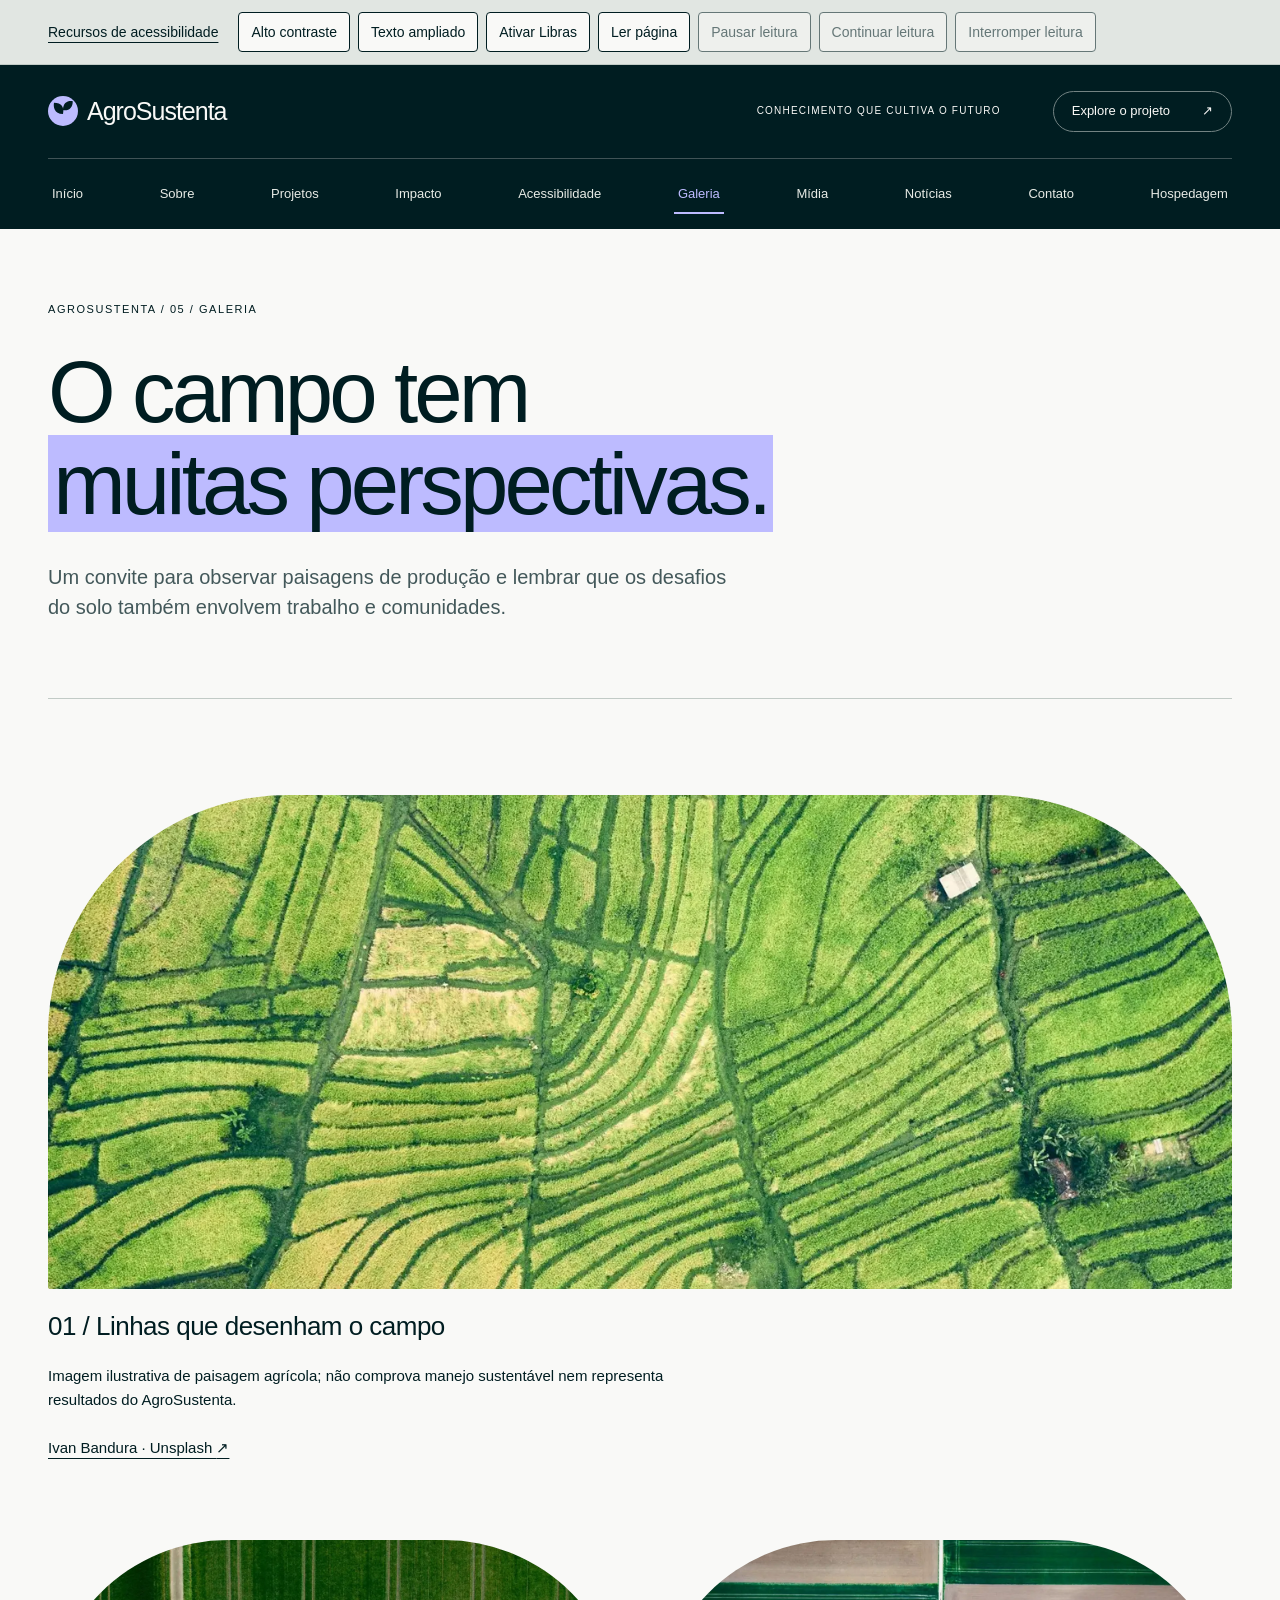
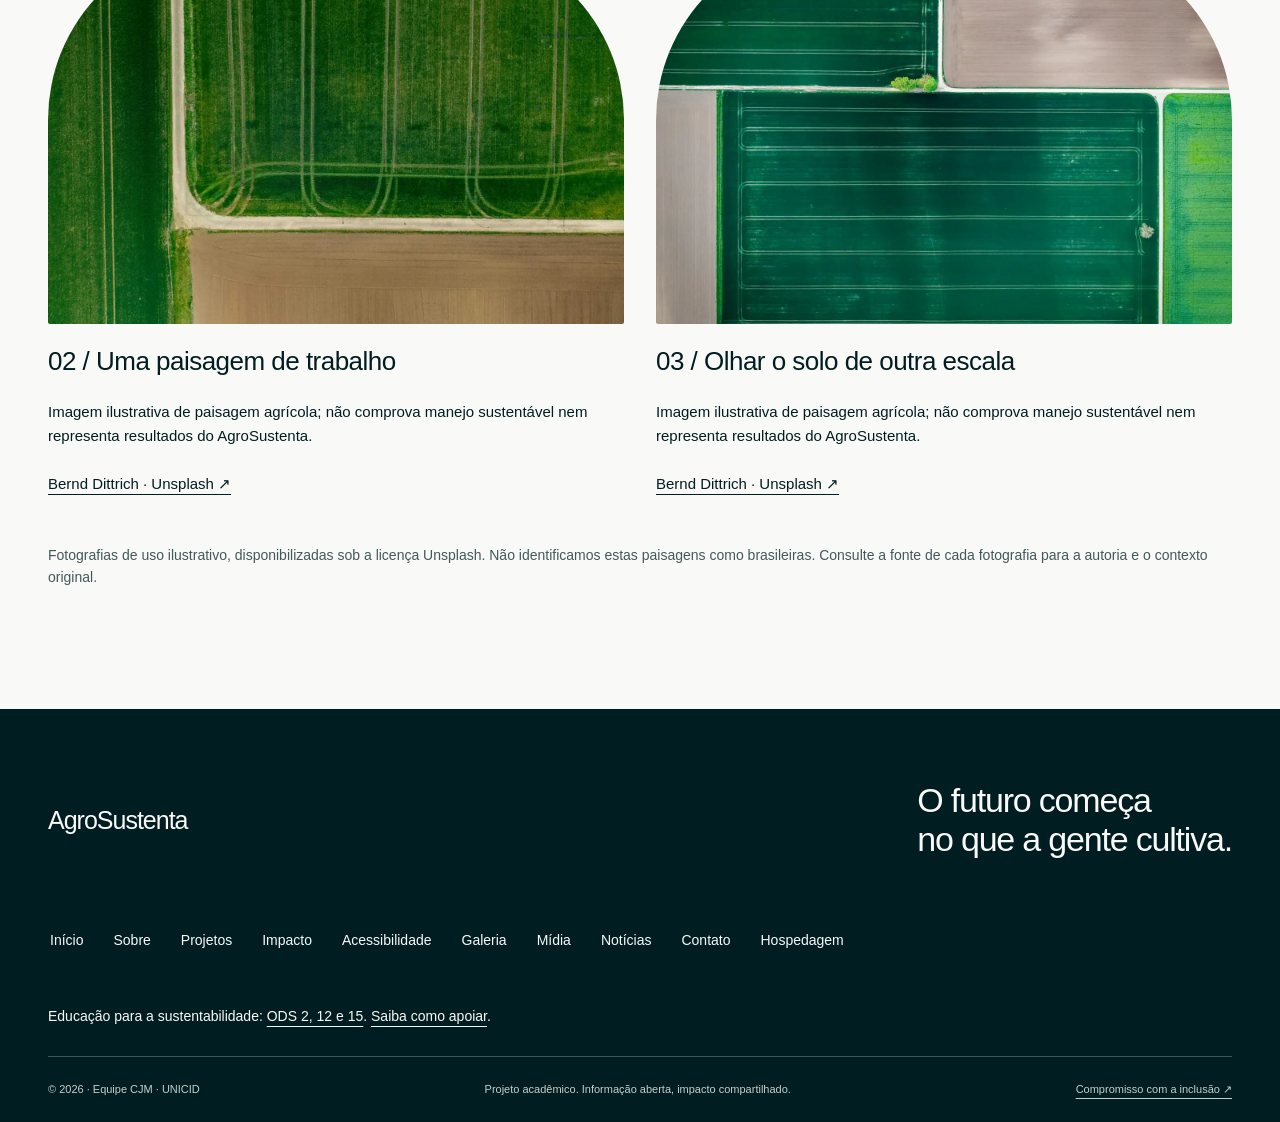
<file: src/galeria.html>
<!doctype html>
<html lang="pt-BR">
<head>
<meta charset="utf-8">
<meta name="viewport" content="width=device-width, initial-scale=1">
<title>Galeria | AgroSustenta</title>
<meta name="description" content="Paisagens agrícolas e ilustrações para observar o tema com legendas, descrição e fontes.">
<meta name="theme-color" content="#001d21">
<link rel="icon" href="assets/simbolo.svg" type="image/svg+xml">
<link rel="stylesheet" href="css/style.css">
<script src="js/acessibilidade.js?v=20261115-audio2" defer></script>
</head>
<body>
<!-- Link de salto para navegação por teclado. -->
<a class="skip" href="#conteudo">Pular para o conteúdo</a>

<!-- Controles compartilhados de acessibilidade. -->
<div class="a11y-bar">
  <div class="wrap a11y-inner">
    <a href="acessibilidade.html">Recursos de acessibilidade</a>
    <div id="controles-acessibilidade" class="a11y-controls" role="group" aria-label="Preferências de leitura" hidden>
      <button id="alto-contraste" type="button" aria-pressed="false">Alto contraste</button>
      <button id="texto-ampliado" type="button" aria-pressed="false">Texto ampliado</button>
      <button id="ativar-libras" type="button" aria-describedby="aviso-acessibilidade">Ativar Libras</button>
    </div>
    <p id="aviso-acessibilidade" class="a11y-status" role="status"></p>
  </div>
</div>
<!-- Cabeçalho e navegação principal das dez páginas. -->
<header class="header"><div class="wrap topbar">
<a class="brand" href="index.html" aria-label="AgroSustenta, início"><img src="assets/simbolo.svg" alt="" width="30" height="30">AgroSustenta</a><span class="header-note">CONHECIMENTO QUE CULTIVA O FUTURO</span><a class="pill small" href="projetos.html">Explore o projeto <span aria-hidden="true">↗</span></a>
</div>
<nav class="wrap nav" aria-label="Menu principal"><a href="index.html">Início</a>
<a href="sobre.html">Sobre</a>
<a href="projetos.html">Projetos</a>
<a href="impacto.html">Impacto</a>
<a href="acessibilidade.html">Acessibilidade</a>
<a href="galeria.html" aria-current="page">Galeria</a>
<a href="midia.html">Mídia</a>
<a href="noticias.html">Notícias</a>
<a href="contato.html">Contato</a>
<a href="orcamento_hospedagem.html">Hospedagem</a></nav></header>
<!-- Região principal e destino do link de salto. -->
<main id="conteudo" tabindex="-1"><section class="page-intro wrap"><p class="eyebrow">AGROSUSTENTA / 05 / GALERIA</p>
<h1>O campo tem<br><mark>muitas perspectivas.</mark>
</h1>
<p class="lead">Um convite para observar paisagens de produção e lembrar que os desafios do solo também envolvem trabalho e comunidades.</p></section><!-- Fotografias ilustrativas com créditos e descrições. -->
<section class="section"><div class="wrap">
<div class="gallery">
<figure><img src="assets/campo.webp" alt="Vista aérea de campos agrícolas verdes, com linhas de cultivo e caminhos entre os talhões" width="1200" height="800" loading="lazy"><figcaption><h2>01 / Linhas que desenham o campo</h2>
<p>Imagem ilustrativa de paisagem agrícola; não comprova manejo sustentável nem representa resultados do AgroSustenta.</p>
<p><a href="https://unsplash.com/photos/aerial-photography-of-green-farm-field-hdD1ZP1PzqI">Ivan Bandura · Unsplash <span aria-hidden="true">↗</span></a></p></figcaption></figure><figure><img src="assets/cultivo.webp" alt="Mosaico de áreas cultivadas visto de cima, com parcelas verdes e caminhos rurais" width="1200" height="800" loading="lazy"><figcaption><h2>02 / Uma paisagem de trabalho</h2>
<p>Imagem ilustrativa de paisagem agrícola; não comprova manejo sustentável nem representa resultados do AgroSustenta.</p>
<p><a href="https://unsplash.com/photos/aerial-view-of-green-fields-and-cultivated-land-Zd-qy5ubxNc">Bernd Dittrich · Unsplash <span aria-hidden="true">↗</span></a></p></figcaption></figure><figure><img src="assets/paisagem.webp" alt="Vista aérea de áreas agrícolas com diferentes tons verdes e padrões de plantio" width="1200" height="800" loading="lazy"><figcaption><h2>03 / Olhar o solo de outra escala</h2>
<p>Imagem ilustrativa de paisagem agrícola; não comprova manejo sustentável nem representa resultados do AgroSustenta.</p>
<p><a href="https://unsplash.com/photos/aerial-view-of-agricultural-fields-with-green-crops-xcEVzPIFM7w">Bernd Dittrich · Unsplash <span aria-hidden="true">↗</span></a></p></figcaption></figure>
</div>
<p class="note">Fotografias de uso ilustrativo, disponibilizadas sob a licença Unsplash. Não identificamos estas paisagens como brasileiras. Consulte a fonte de cada fotografia para a autoria e o contexto original.</p>
</div></section></main>
<!-- Rodapé compartilhado e navegação secundária. -->
<footer class="footer"><div class="wrap">
<div class="footer-heading">
<a class="brand" href="index.html">AgroSustenta</a><p>O futuro começa<br>no que a gente cultiva.</p>
</div>
<nav class="footer-nav" aria-label="Menu do rodapé"><a href="index.html">Início</a>
<a href="sobre.html">Sobre</a>
<a href="projetos.html">Projetos</a>
<a href="impacto.html">Impacto</a>
<a href="acessibilidade.html">Acessibilidade</a>
<a href="galeria.html">Galeria</a>
<a href="midia.html">Mídia</a>
<a href="noticias.html">Notícias</a>
<a href="contato.html">Contato</a>
<a href="orcamento_hospedagem.html">Hospedagem</a></nav><p class="footer-purpose">Educação para a sustentabilidade: <a href="sobre.html#ods">ODS 2, 12 e 15</a>. <a href="projetos.html#apoie">Saiba como apoiar</a>.</p>
<div class="footer-bottom">
<p>© 2026 · Equipe CJM · UNICID</p>
<p>Projeto acadêmico. Informação aberta, impacto compartilhado.</p>
<a href="acessibilidade.html">Compromisso com a inclusão ↗</a>
</div>
</div></footer>
</body>
</html>
</file>
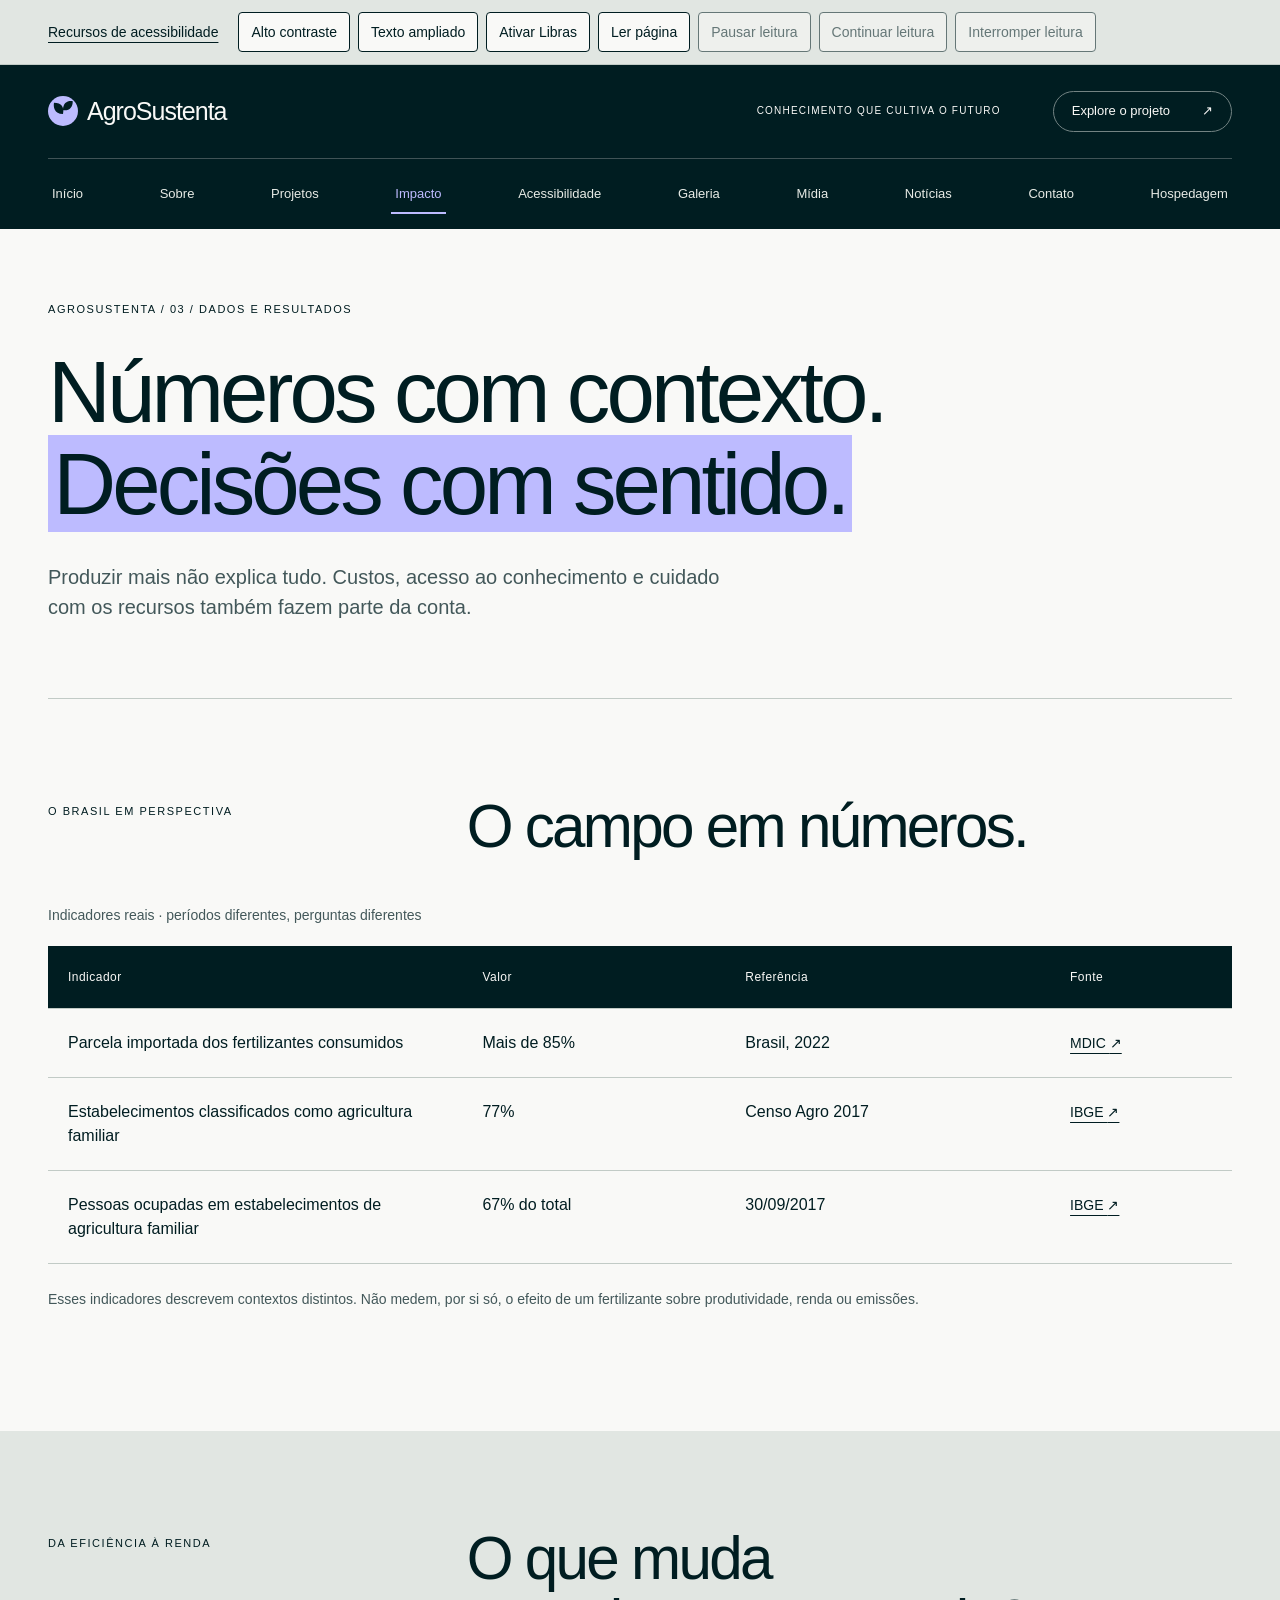
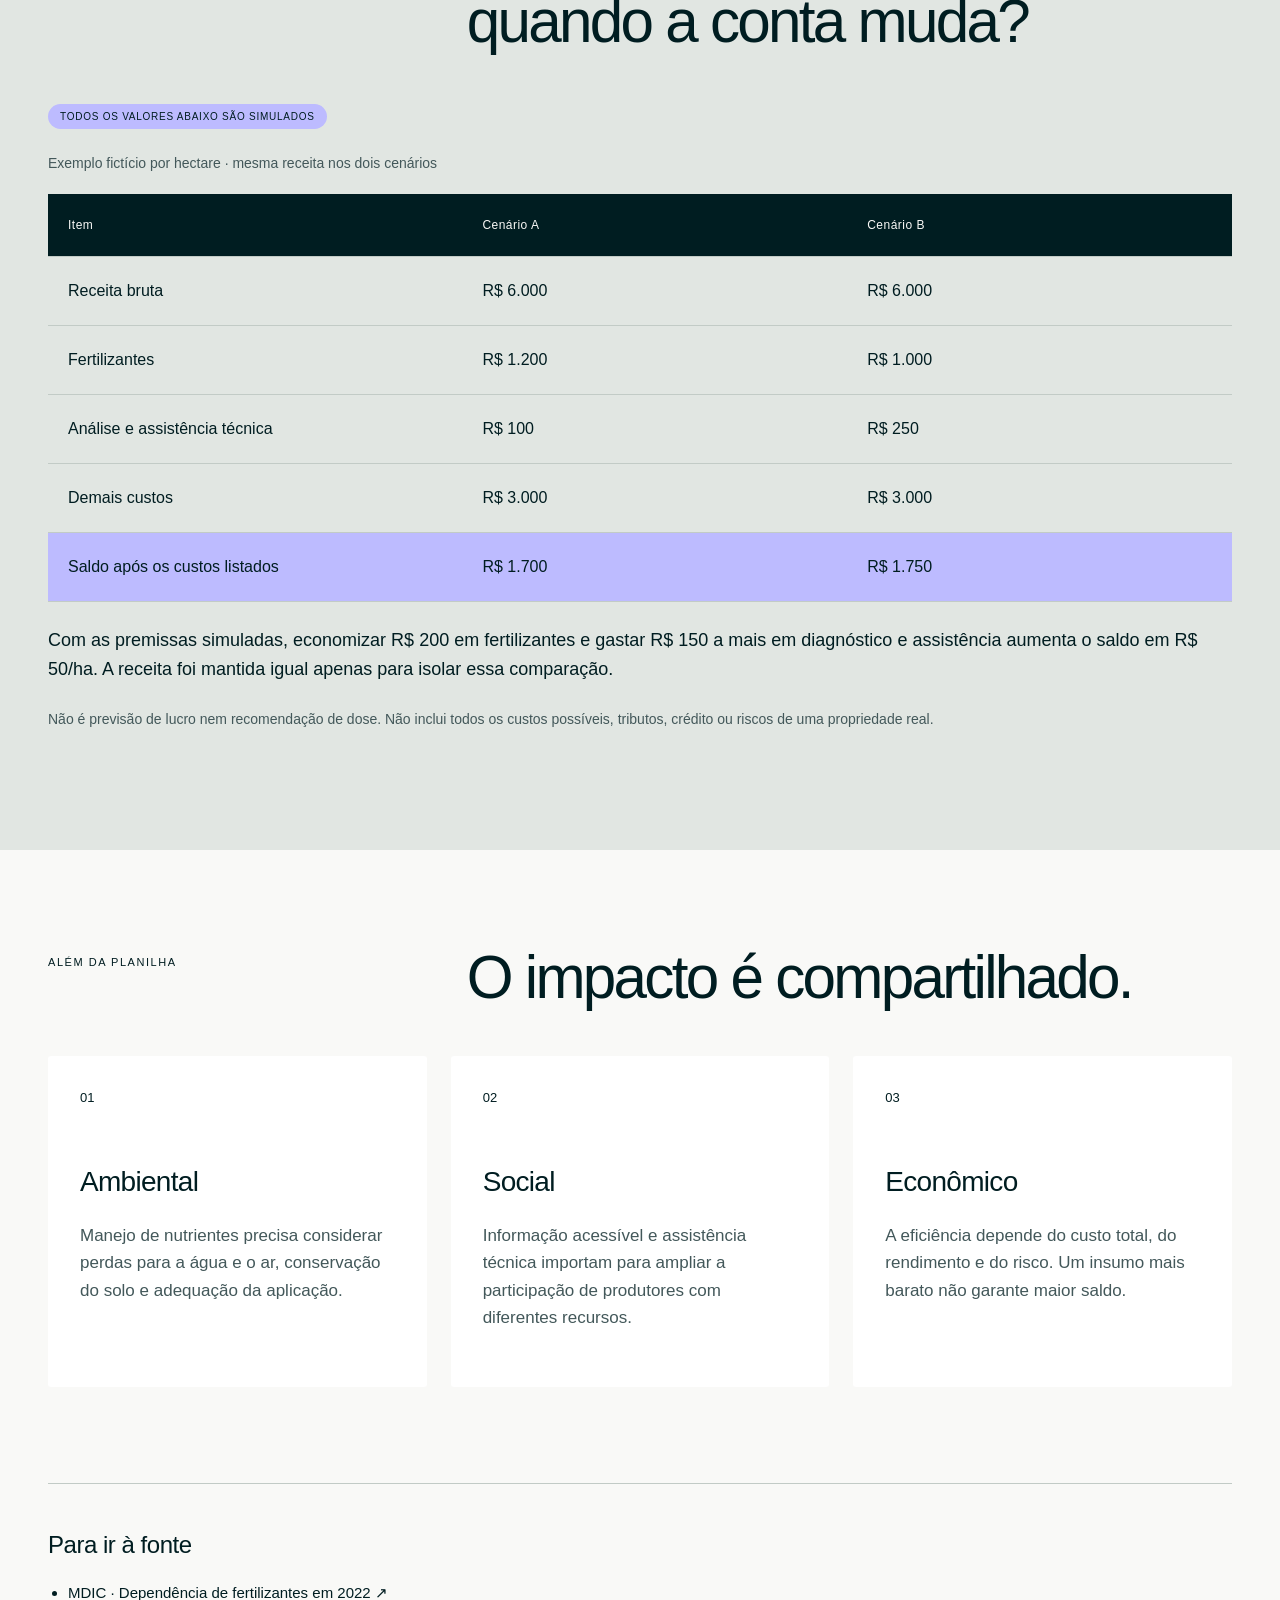
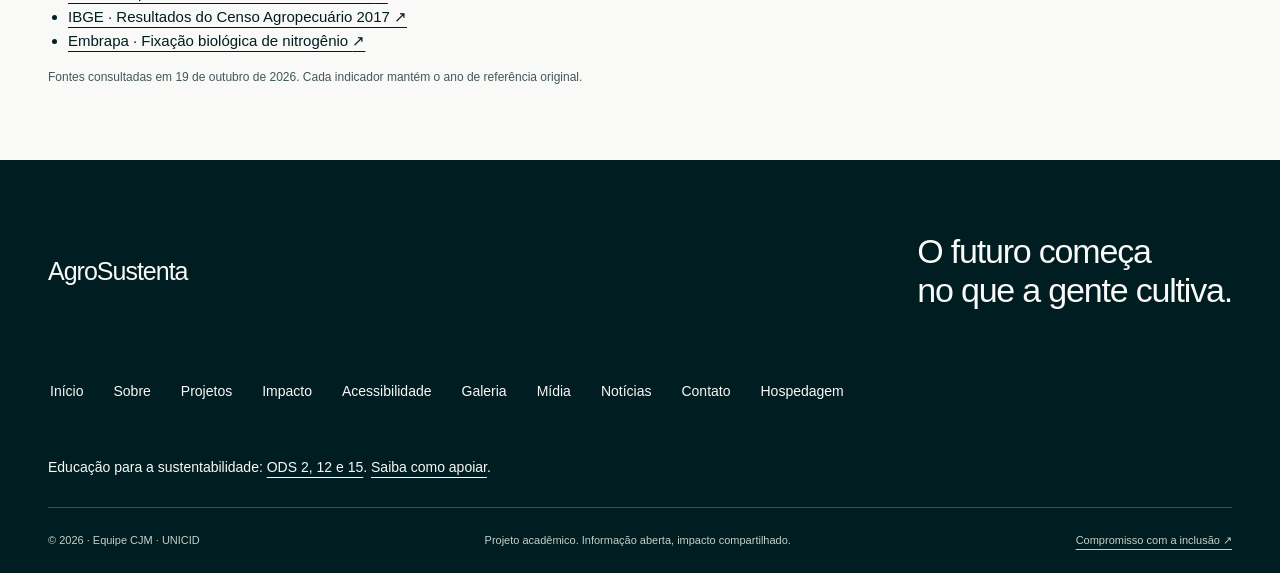
<file: src/impacto.html>
<!doctype html>
<html lang="pt-BR">
<head>
<meta charset="utf-8">
<meta name="viewport" content="width=device-width, initial-scale=1">
<title>Dados e impacto | AgroSustenta</title>
<meta name="description" content="Indicadores reais com fontes e contexto, impactos socioambientais e um cenário simulado de custos por hectare.">
<meta name="theme-color" content="#001d21">
<link rel="icon" href="assets/simbolo.svg" type="image/svg+xml">
<link rel="stylesheet" href="css/style.css">
<script src="js/acessibilidade.js?v=20261115-audio2" defer></script>
</head>
<body>
<!-- Link de salto para navegação por teclado. -->
<a class="skip" href="#conteudo">Pular para o conteúdo</a>

<!-- Controles compartilhados de acessibilidade. -->
<div class="a11y-bar">
  <div class="wrap a11y-inner">
    <a href="acessibilidade.html">Recursos de acessibilidade</a>
    <div id="controles-acessibilidade" class="a11y-controls" role="group" aria-label="Preferências de leitura" hidden>
      <button id="alto-contraste" type="button" aria-pressed="false">Alto contraste</button>
      <button id="texto-ampliado" type="button" aria-pressed="false">Texto ampliado</button>
      <button id="ativar-libras" type="button" aria-describedby="aviso-acessibilidade">Ativar Libras</button>
    </div>
    <p id="aviso-acessibilidade" class="a11y-status" role="status"></p>
  </div>
</div>
<!-- Cabeçalho e navegação principal das dez páginas. -->
<header class="header"><div class="wrap topbar">
<a class="brand" href="index.html" aria-label="AgroSustenta, início"><img src="assets/simbolo.svg" alt="" width="30" height="30">AgroSustenta</a><span class="header-note">CONHECIMENTO QUE CULTIVA O FUTURO</span><a class="pill small" href="projetos.html">Explore o projeto <span aria-hidden="true">↗</span></a>
</div>
<nav class="wrap nav" aria-label="Menu principal"><a href="index.html">Início</a>
<a href="sobre.html">Sobre</a>
<a href="projetos.html">Projetos</a>
<a href="impacto.html" aria-current="page">Impacto</a>
<a href="acessibilidade.html">Acessibilidade</a>
<a href="galeria.html">Galeria</a>
<a href="midia.html">Mídia</a>
<a href="noticias.html">Notícias</a>
<a href="contato.html">Contato</a>
<a href="orcamento_hospedagem.html">Hospedagem</a></nav></header>
<!-- Região principal e destino do link de salto. -->
<main id="conteudo" tabindex="-1"><section class="page-intro wrap"><p class="eyebrow">AGROSUSTENTA / 03 / DADOS E RESULTADOS</p>
<h1>Números com contexto.<br><mark>Decisões com sentido.</mark>
</h1>
<p class="lead">Produzir mais não explica tudo. Custos, acesso ao conhecimento e cuidado com os recursos também fazem parte da conta.</p></section><section class="section "><div class="wrap">
<div class="section-head">
<p class="eyebrow">O BRASIL EM PERSPECTIVA</p>
<h2>O campo em números.</h2>
</div>
<!-- Indicadores com períodos e fontes informados. -->
<div class="table-scroll" role="region" aria-label="Indicadores da agricultura no Brasil" tabindex="0"><table>
<caption>Indicadores reais · períodos diferentes, perguntas diferentes</caption>
<thead><tr>
<th scope="col">Indicador</th>
<th scope="col">Valor</th>
<th scope="col">Referência</th>
<th scope="col">Fonte</th>
</tr></thead>
<tbody>
<tr>
<th scope="row">Parcela importada dos fertilizantes consumidos</th>
<td>Mais de 85%</td>
<td>Brasil, 2022</td>
<td><a href="https://www.gov.br/mdic/pt-br/assuntos/sdic/confert/o-confert/o-conselho">MDIC <span aria-hidden="true">↗</span></a></td>
</tr>
<tr>
<th scope="row">Estabelecimentos classificados como agricultura familiar</th>
<td>77%</td>
<td>Censo Agro 2017</td>
<td><a href="https://agenciadenoticias.ibge.gov.br/agencia-sala-de-imprensa/2013-agencia-de-noticias/releases/25789-censo-agro-2017-populacao-ocupada-nos-estabelecimentos-agropecuarios-cai-8-8">IBGE <span aria-hidden="true">↗</span></a></td>
</tr>
<tr>
<th scope="row">Pessoas ocupadas em estabelecimentos de agricultura familiar</th>
<td>67% do total</td>
<td>30/09/2017</td>
<td><a href="https://agenciadenoticias.ibge.gov.br/agencia-sala-de-imprensa/2013-agencia-de-noticias/releases/25789-censo-agro-2017-populacao-ocupada-nos-estabelecimentos-agropecuarios-cai-8-8">IBGE <span aria-hidden="true">↗</span></a></td>
</tr>
</tbody>
</table></div>
<p class="note">Esses indicadores descrevem contextos distintos. Não medem, por si só, o efeito de um fertilizante sobre produtividade, renda ou emissões.</p>
</div></section><section class="section sage"><div class="wrap">
<div class="section-head">
<p class="eyebrow">DA EFICIÊNCIA À RENDA</p>
<h2>O que muda<br>quando a conta muda?</h2>
</div>
<p><span class="tag">TODOS OS VALORES ABAIXO SÃO SIMULADOS</span></p>
<div class="table-scroll" role="region" aria-label="Comparação de custos simulados por hectare" tabindex="0"><table>
<caption>Exemplo fictício por hectare · mesma receita nos dois cenários</caption>
<thead><tr>
<th scope="col">Item</th>
<th scope="col">Cenário A</th>
<th scope="col">Cenário B</th>
</tr></thead>
<tbody>
<tr>
<th scope="row">Receita bruta</th>
<td>R$ 6.000</td>
<td>R$ 6.000</td>
</tr>
<tr>
<th scope="row">Fertilizantes</th>
<td>R$ 1.200</td>
<td>R$ 1.000</td>
</tr>
<tr>
<th scope="row">Análise e assistência técnica</th>
<td>R$ 100</td>
<td>R$ 250</td>
</tr>
<tr>
<th scope="row">Demais custos</th>
<td>R$ 3.000</td>
<td>R$ 3.000</td>
</tr>
<tr class="total">
<th scope="row">Saldo após os custos listados</th>
<td>R$ 1.700</td>
<td>R$ 1.750</td>
</tr>
</tbody>
</table></div>
<p>Com as premissas simuladas, economizar R$ 200 em fertilizantes e gastar R$ 150 a mais em diagnóstico e assistência aumenta o saldo em R$ 50/ha. A receita foi mantida igual apenas para isolar essa comparação.</p>
<p class="note">Não é previsão de lucro nem recomendação de dose. Não inclui todos os custos possíveis, tributos, crédito ou riscos de uma propriedade real.</p>
</div></section><section class="section "><div class="wrap">
<div class="section-head">
<p class="eyebrow">ALÉM DA PLANILHA</p>
<h2>O impacto é compartilhado.</h2>
</div>
<div class="grid three">
<article class="card"><span class="card-number">01</span><h3>Ambiental</h3>
<p>Manejo de nutrientes precisa considerar perdas para a água e o ar, conservação do solo e adequação da aplicação.</p></article><article class="card"><span class="card-number">02</span><h3>Social</h3>
<p>Informação acessível e assistência técnica importam para ampliar a participação de produtores com diferentes recursos.</p></article><article class="card"><span class="card-number">03</span><h3>Econômico</h3>
<p>A eficiência depende do custo total, do rendimento e do risco. Um insumo mais barato não garante maior saldo.</p></article>
</div>
</div></section><div class="wrap"><aside class="sources" aria-label="Fontes desta página"><h2>Para ir à fonte</h2>
<ul>
<li><a href="https://www.gov.br/mdic/pt-br/assuntos/sdic/confert/o-confert/o-conselho">MDIC · Dependência de fertilizantes em 2022 <span aria-hidden="true">↗</span></a></li>
<li><a href="https://agenciadenoticias.ibge.gov.br/agencia-sala-de-imprensa/2013-agencia-de-noticias/releases/25789-censo-agro-2017-populacao-ocupada-nos-estabelecimentos-agropecuarios-cai-8-8">IBGE · Resultados do Censo Agropecuário 2017 <span aria-hidden="true">↗</span></a></li>
<li><a href="https://www.embrapa.br/pt/tema-fixacao-biologica-de-nitrogenio/perguntas-e-respostas">Embrapa · Fixação biológica de nitrogênio <span aria-hidden="true">↗</span></a></li>
</ul>
<p>Fontes consultadas em 19 de outubro de 2026. Cada indicador mantém o ano de referência original.</p></aside></div></main>
<!-- Rodapé compartilhado e navegação secundária. -->
<footer class="footer"><div class="wrap">
<div class="footer-heading">
<a class="brand" href="index.html">AgroSustenta</a><p>O futuro começa<br>no que a gente cultiva.</p>
</div>
<nav class="footer-nav" aria-label="Menu do rodapé"><a href="index.html">Início</a>
<a href="sobre.html">Sobre</a>
<a href="projetos.html">Projetos</a>
<a href="impacto.html">Impacto</a>
<a href="acessibilidade.html">Acessibilidade</a>
<a href="galeria.html">Galeria</a>
<a href="midia.html">Mídia</a>
<a href="noticias.html">Notícias</a>
<a href="contato.html">Contato</a>
<a href="orcamento_hospedagem.html">Hospedagem</a></nav><p class="footer-purpose">Educação para a sustentabilidade: <a href="sobre.html#ods">ODS 2, 12 e 15</a>. <a href="projetos.html#apoie">Saiba como apoiar</a>.</p>
<div class="footer-bottom">
<p>© 2026 · Equipe CJM · UNICID</p>
<p>Projeto acadêmico. Informação aberta, impacto compartilhado.</p>
<a href="acessibilidade.html">Compromisso com a inclusão ↗</a>
</div>
</div></footer>
</body>
</html>
</file>
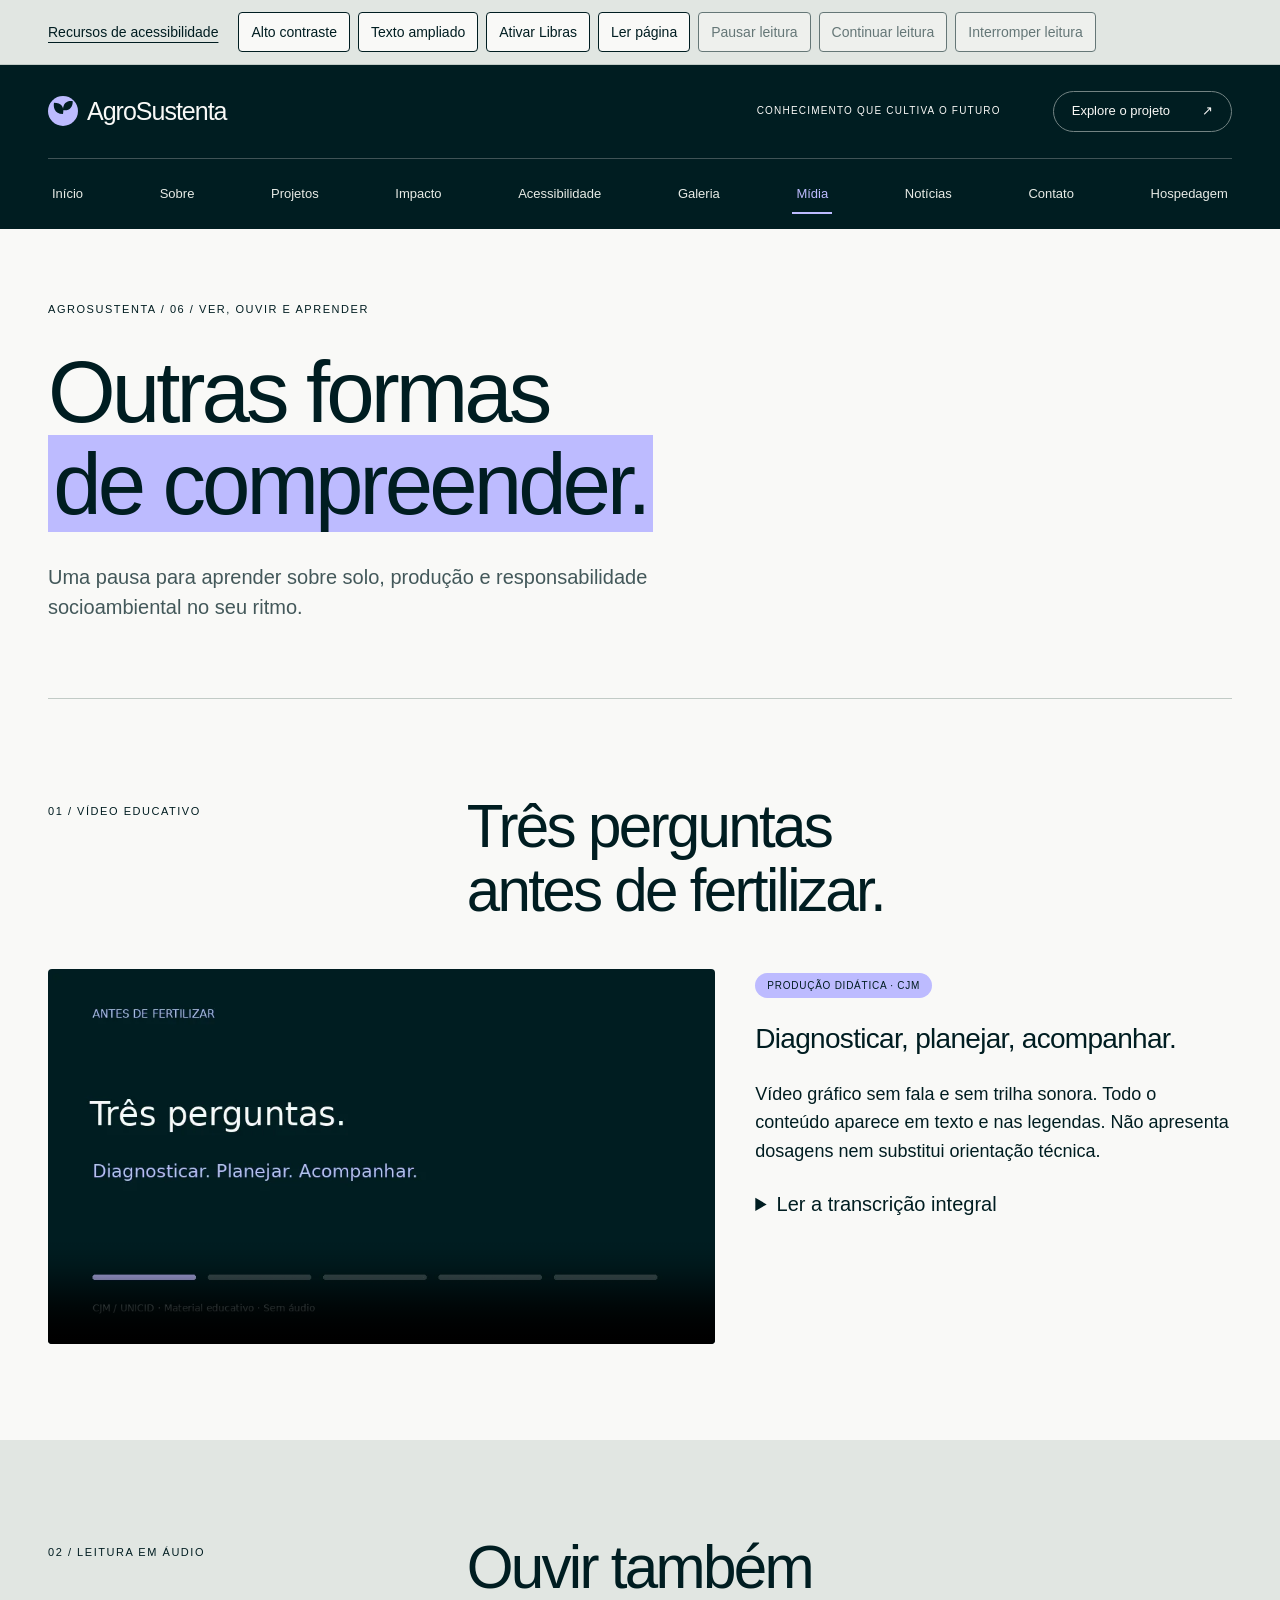
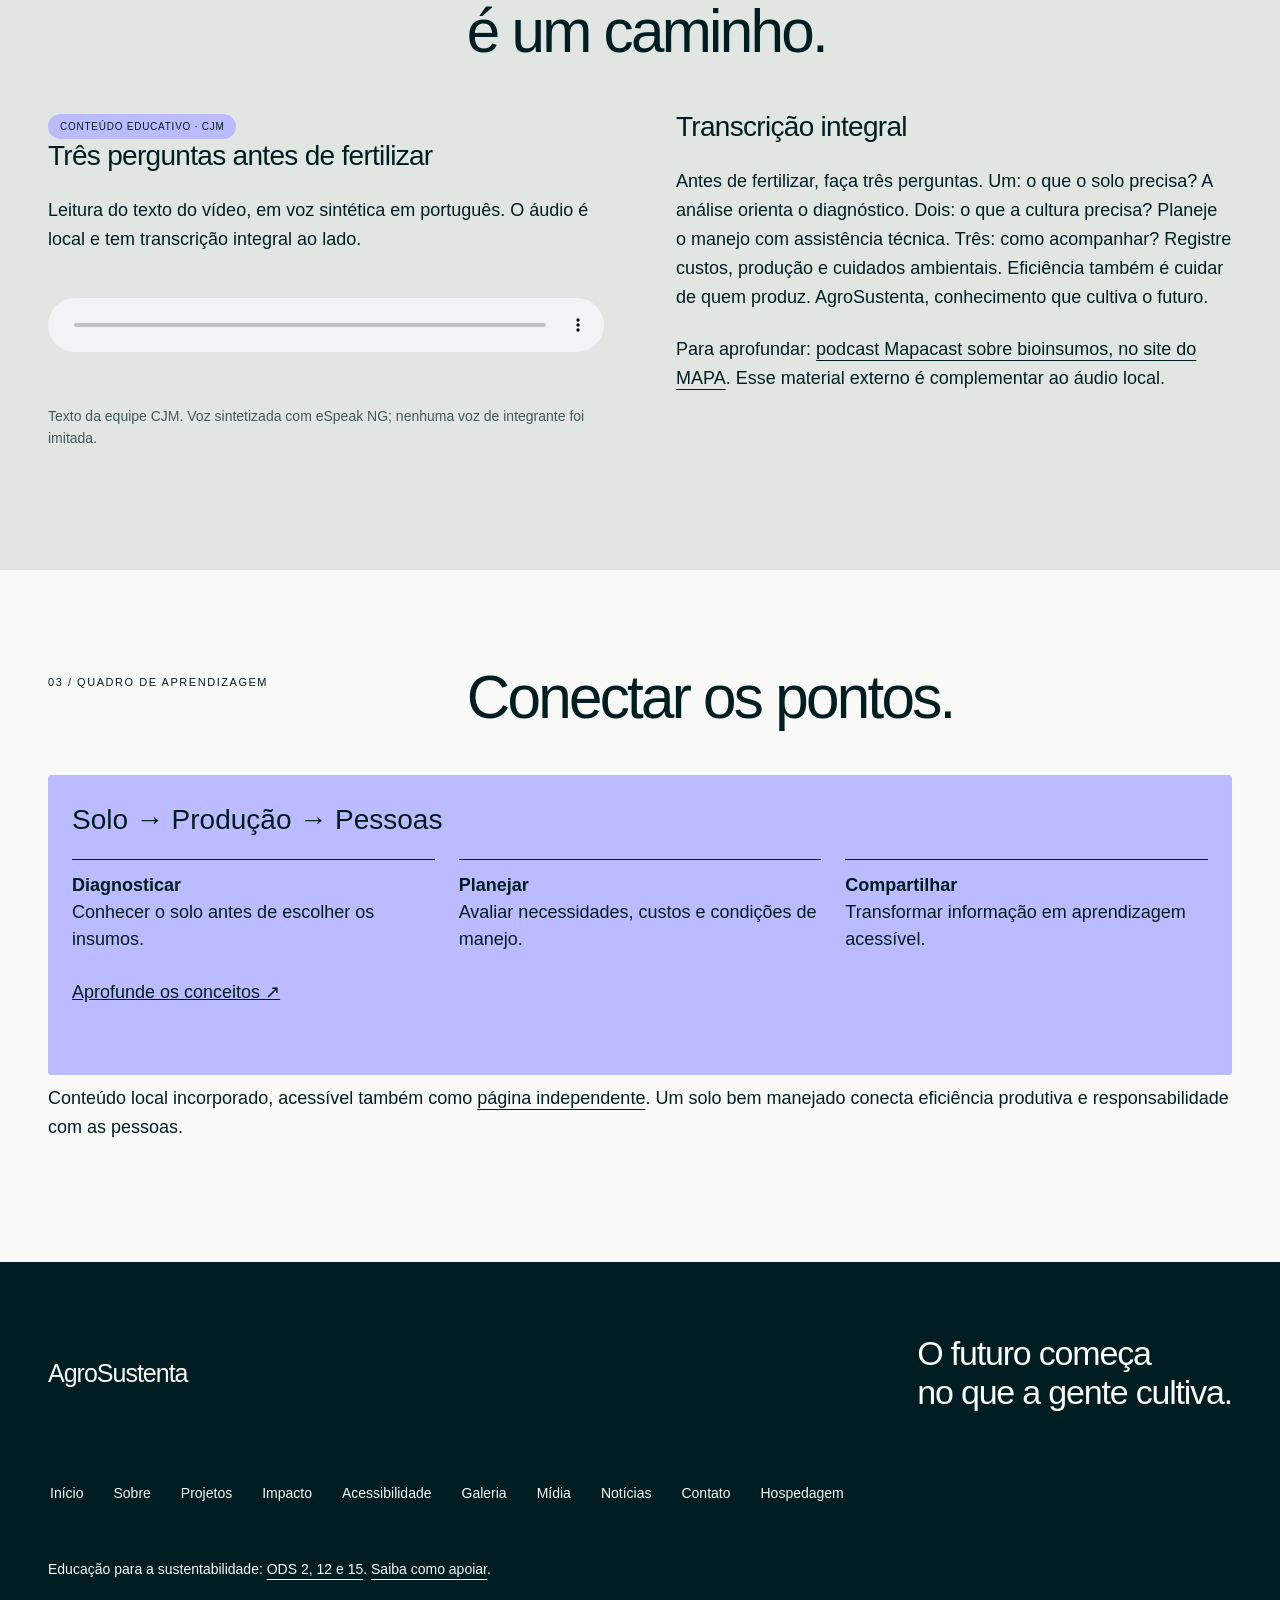
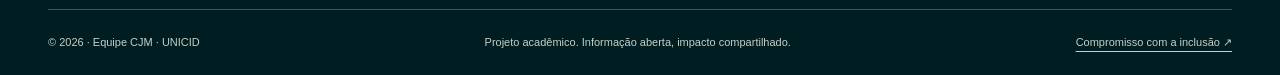
<file: src/midia.html>
<!doctype html>
<html lang="pt-BR">
<head>
<meta charset="utf-8">
<meta name="viewport" content="width=device-width, initial-scale=1">
<title>Mídia e aprendizagem | AgroSustenta</title>
<meta name="description" content="Vídeo educativo com legendas, podcast institucional e guia de leitura sobre fertilizantes e sustentabilidade.">
<meta name="theme-color" content="#001d21">
<link rel="icon" href="assets/simbolo.svg" type="image/svg+xml">
<link rel="stylesheet" href="css/style.css">
<script src="js/acessibilidade.js?v=20261115-audio2" defer></script>
</head>
<body>
<!-- Link de salto para navegação por teclado. -->
<a class="skip" href="#conteudo">Pular para o conteúdo</a>

<!-- Controles compartilhados de acessibilidade. -->
<div class="a11y-bar">
  <div class="wrap a11y-inner">
    <a href="acessibilidade.html">Recursos de acessibilidade</a>
    <div id="controles-acessibilidade" class="a11y-controls" role="group" aria-label="Preferências de leitura" hidden>
      <button id="alto-contraste" type="button" aria-pressed="false">Alto contraste</button>
      <button id="texto-ampliado" type="button" aria-pressed="false">Texto ampliado</button>
      <button id="ativar-libras" type="button" aria-describedby="aviso-acessibilidade">Ativar Libras</button>
    </div>
    <p id="aviso-acessibilidade" class="a11y-status" role="status"></p>
  </div>
</div>
<!-- Cabeçalho e navegação principal das dez páginas. -->
<header class="header"><div class="wrap topbar">
<a class="brand" href="index.html" aria-label="AgroSustenta, início"><img src="assets/simbolo.svg" alt="" width="30" height="30">AgroSustenta</a><span class="header-note">CONHECIMENTO QUE CULTIVA O FUTURO</span><a class="pill small" href="projetos.html">Explore o projeto <span aria-hidden="true">↗</span></a>
</div>
<nav class="wrap nav" aria-label="Menu principal"><a href="index.html">Início</a>
<a href="sobre.html">Sobre</a>
<a href="projetos.html">Projetos</a>
<a href="impacto.html">Impacto</a>
<a href="acessibilidade.html">Acessibilidade</a>
<a href="galeria.html">Galeria</a>
<a href="midia.html" aria-current="page">Mídia</a>
<a href="noticias.html">Notícias</a>
<a href="contato.html">Contato</a>
<a href="orcamento_hospedagem.html">Hospedagem</a></nav></header>
<!-- Região principal e destino do link de salto. -->
<main id="conteudo" tabindex="-1"><section class="page-intro wrap"><p class="eyebrow">AGROSUSTENTA / 06 / VER, OUVIR E APRENDER</p>
<h1>Outras formas<br><mark>de compreender.</mark>
</h1>
<p class="lead">Uma pausa para aprender sobre solo, produção e responsabilidade socioambiental no seu ritmo.</p></section><section class="section "><div class="wrap">
<div class="section-head">
<p class="eyebrow">01 / VÍDEO EDUCATIVO</p>
<h2>Três perguntas<br>antes de fertilizar.</h2>
</div>
<div class="media-layout">
<!-- Vídeo acompanhado de legendas e transcrição. -->
<video controls preload="metadata" poster="assets/video-poster.webp" width="960" height="540" aria-label="Vídeo educativo: três perguntas antes de fertilizar"><source src="assets/manejo.webm" type="video/webm"><source src="assets/manejo.mp4" type="video/mp4"><track kind="captions" src="assets/manejo.vtt" srclang="pt-BR" label="Português brasileiro" default><p>Seu navegador não reproduz este vídeo. <a href="assets/manejo.mp4">Baixe o vídeo educativo</a>.</p></video><div>
<span class="tag">PRODUÇÃO DIDÁTICA · CJM</span><h3>Diagnosticar, planejar, acompanhar.</h3>
<p>Vídeo gráfico sem fala e sem trilha sonora. Todo o conteúdo aparece em texto e nas legendas. Não apresenta dosagens nem substitui orientação técnica.</p>
<details><summary>Ler a transcrição integral</summary><p>Antes de fertilizar, faça três perguntas. Um: o que o solo precisa? A análise orienta o diagnóstico. Dois: o que a cultura precisa? Planeje o manejo com assistência técnica. Três: como acompanhar? Registre custos, produção e cuidados ambientais. Eficiência também é cuidar de quem produz. AgroSustenta, conhecimento que cultiva o futuro.</p></details>
</div>
</div>
</div></section><section class="section sage"><div class="wrap">
<div class="section-head">
<p class="eyebrow">02 / LEITURA EM ÁUDIO</p>
<h2>Ouvir também<br>é um caminho.</h2>
</div>
<div class="split">
  <div>
    <span class="tag">CONTEÚDO EDUCATIVO · CJM</span>
    <h3>Três perguntas antes de fertilizar</h3>
    <p>Leitura do texto do vídeo, em voz sintética em português. O áudio é local e tem transcrição integral ao lado.</p>
    <!-- Áudio local com transcrição correspondente. -->
<audio controls preload="none" aria-label="Leitura: três perguntas antes de fertilizar" aria-describedby="transcricao-audio">
      <source src="assets/leitura-manejo.mp3" type="audio/mpeg">
      <a href="assets/leitura-manejo.mp3">Baixar a leitura em áudio</a>
    </audio>
    <p class="note">Texto da equipe CJM. Voz sintetizada com eSpeak NG; nenhuma voz de integrante foi imitada.</p>
  </div>
  <div>
    <h3 id="transcricao-audio">Transcrição integral</h3>
    <p>Antes de fertilizar, faça três perguntas. Um: o que o solo precisa? A análise orienta o diagnóstico. Dois: o que a cultura precisa? Planeje o manejo com assistência técnica. Três: como acompanhar? Registre custos, produção e cuidados ambientais. Eficiência também é cuidar de quem produz. AgroSustenta, conhecimento que cultiva o futuro.</p>
    <p>Para aprofundar: <a href="https://www.gov.br/agricultura/pt-br/centrais-de-conteudo/audios/mapacast/episodio-24-programa-nacional-de-bioinsumos/epsodio-24-bioinsumos.mp3">podcast Mapacast sobre bioinsumos, no site do MAPA</a>. Esse material externo é complementar ao áudio local.</p>
  </div>
</div>
</div></section><section class="section "><div class="wrap">
<div class="section-head">
<p class="eyebrow">03 / QUADRO DE APRENDIZAGEM</p>
<h2>Conectar os pontos.</h2>
</div>
<!-- Quadro educativo local incorporado com título acessível. -->
<iframe id="quadro-aprendizagem" title="Quadro educativo: solo, produção e pessoas" src="assets/quadro.html" loading="lazy" height="300"></iframe><p>Conteúdo local incorporado, acessível também como <a href="assets/quadro.html">página independente</a>. Um solo bem manejado conecta eficiência produtiva e responsabilidade com as pessoas.</p>
</div></section></main>
<!-- Rodapé compartilhado e navegação secundária. -->
<footer class="footer"><div class="wrap">
<div class="footer-heading">
<a class="brand" href="index.html">AgroSustenta</a><p>O futuro começa<br>no que a gente cultiva.</p>
</div>
<nav class="footer-nav" aria-label="Menu do rodapé"><a href="index.html">Início</a>
<a href="sobre.html">Sobre</a>
<a href="projetos.html">Projetos</a>
<a href="impacto.html">Impacto</a>
<a href="acessibilidade.html">Acessibilidade</a>
<a href="galeria.html">Galeria</a>
<a href="midia.html">Mídia</a>
<a href="noticias.html">Notícias</a>
<a href="contato.html">Contato</a>
<a href="orcamento_hospedagem.html">Hospedagem</a></nav><p class="footer-purpose">Educação para a sustentabilidade: <a href="sobre.html#ods">ODS 2, 12 e 15</a>. <a href="projetos.html#apoie">Saiba como apoiar</a>.</p>
<div class="footer-bottom">
<p>© 2026 · Equipe CJM · UNICID</p>
<p>Projeto acadêmico. Informação aberta, impacto compartilhado.</p>
<a href="acessibilidade.html">Compromisso com a inclusão ↗</a>
</div>
</div></footer>
</body>
</html>
</file>
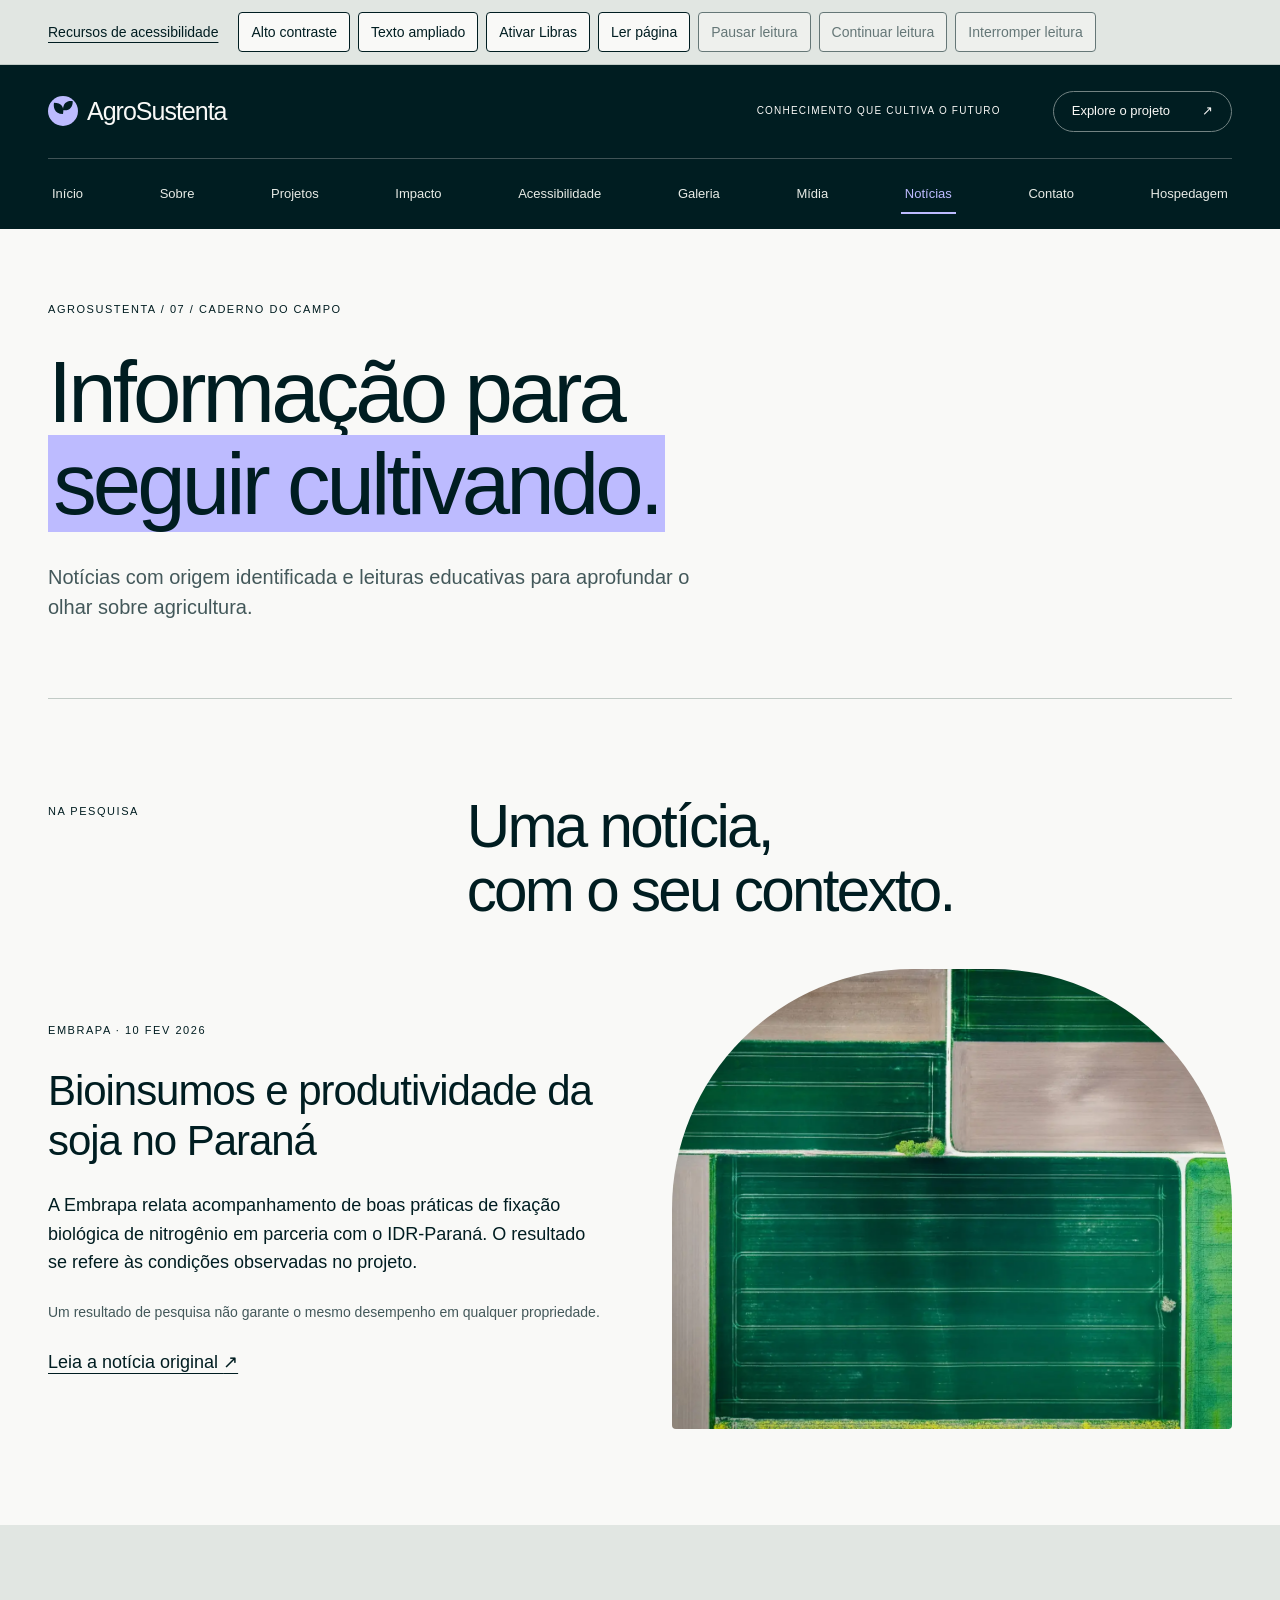
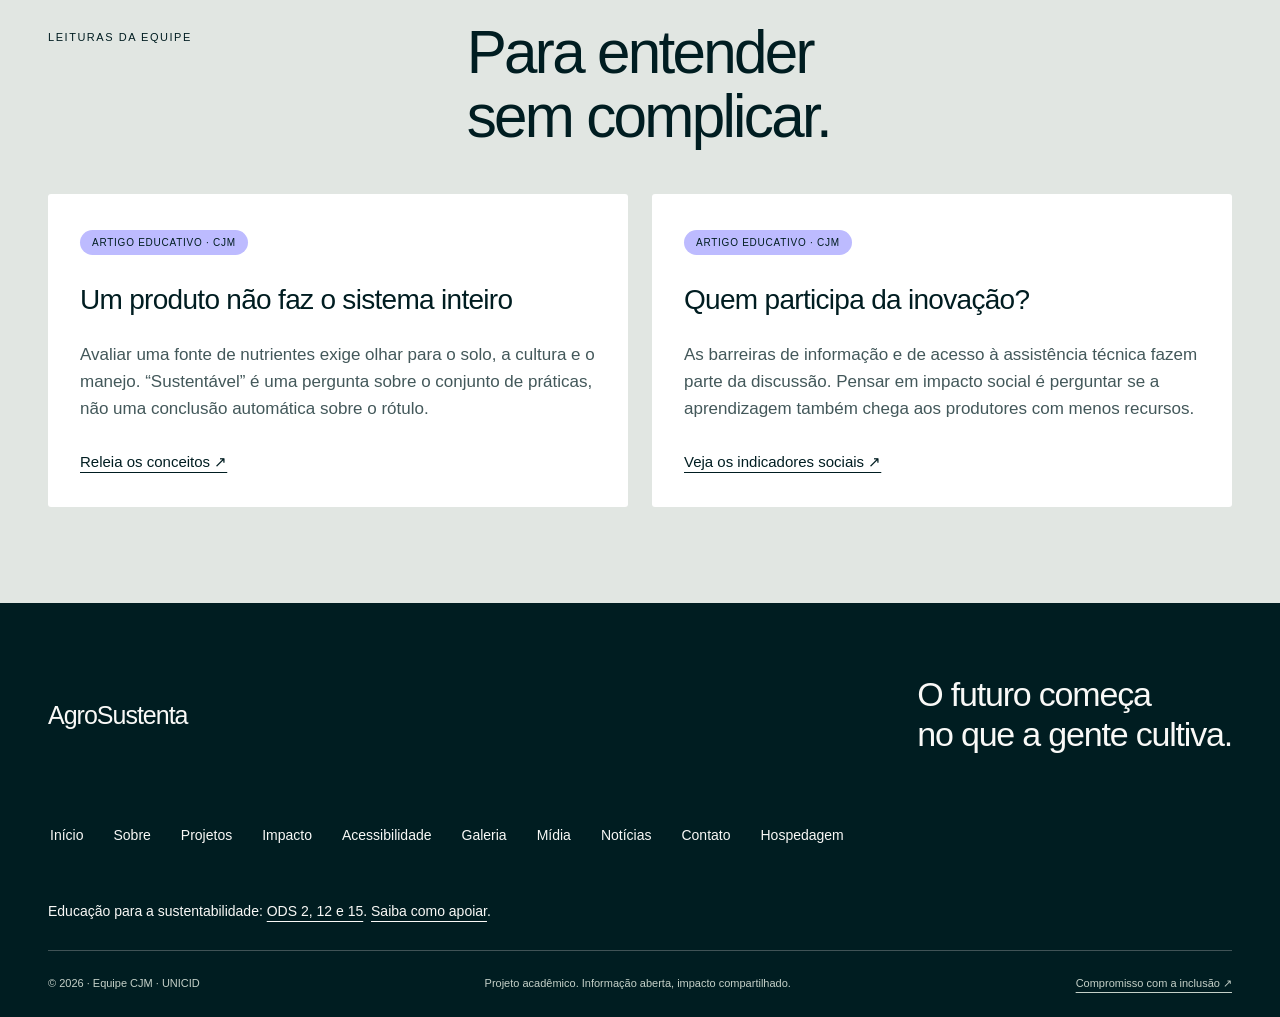
<file: src/noticias.html>
<!doctype html>
<html lang="pt-BR">
<head>
<meta charset="utf-8">
<meta name="viewport" content="width=device-width, initial-scale=1">
<title>Notícias e leituras | AgroSustenta</title>
<meta name="description" content="Notícias institucionais e artigos educativos sobre fertilizantes sustentáveis, bioinsumos e impacto social.">
<meta name="theme-color" content="#001d21">
<link rel="icon" href="assets/simbolo.svg" type="image/svg+xml">
<link rel="stylesheet" href="css/style.css">
<script src="js/acessibilidade.js?v=20261115-audio2" defer></script>
</head>
<body>
<!-- Link de salto para navegação por teclado. -->
<a class="skip" href="#conteudo">Pular para o conteúdo</a>

<!-- Controles compartilhados de acessibilidade. -->
<div class="a11y-bar">
  <div class="wrap a11y-inner">
    <a href="acessibilidade.html">Recursos de acessibilidade</a>
    <div id="controles-acessibilidade" class="a11y-controls" role="group" aria-label="Preferências de leitura" hidden>
      <button id="alto-contraste" type="button" aria-pressed="false">Alto contraste</button>
      <button id="texto-ampliado" type="button" aria-pressed="false">Texto ampliado</button>
      <button id="ativar-libras" type="button" aria-describedby="aviso-acessibilidade">Ativar Libras</button>
    </div>
    <p id="aviso-acessibilidade" class="a11y-status" role="status"></p>
  </div>
</div>
<!-- Cabeçalho e navegação principal das dez páginas. -->
<header class="header"><div class="wrap topbar">
<a class="brand" href="index.html" aria-label="AgroSustenta, início"><img src="assets/simbolo.svg" alt="" width="30" height="30">AgroSustenta</a><span class="header-note">CONHECIMENTO QUE CULTIVA O FUTURO</span><a class="pill small" href="projetos.html">Explore o projeto <span aria-hidden="true">↗</span></a>
</div>
<nav class="wrap nav" aria-label="Menu principal"><a href="index.html">Início</a>
<a href="sobre.html">Sobre</a>
<a href="projetos.html">Projetos</a>
<a href="impacto.html">Impacto</a>
<a href="acessibilidade.html">Acessibilidade</a>
<a href="galeria.html">Galeria</a>
<a href="midia.html">Mídia</a>
<a href="noticias.html" aria-current="page">Notícias</a>
<a href="contato.html">Contato</a>
<a href="orcamento_hospedagem.html">Hospedagem</a></nav></header>
<!-- Região principal e destino do link de salto. -->
<main id="conteudo" tabindex="-1"><section class="page-intro wrap"><p class="eyebrow">AGROSUSTENTA / 07 / CADERNO DO CAMPO</p>
<h1>Informação para<br><mark>seguir cultivando.</mark>
</h1>
<p class="lead">Notícias com origem identificada e leituras educativas para aprofundar o olhar sobre agricultura.</p></section><section class="section "><div class="wrap">
<div class="section-head">
<!-- Notícias e referências científicas com fontes identificadas. -->
<p class="eyebrow">NA PESQUISA</p>
<h2>Uma notícia,<br>com o seu contexto.</h2>
</div>
<article class="feature-news"><div>
<p class="eyebrow">EMBRAPA · <time datetime="2026-02-10">10 FEV 2026</time></p>
<h3>Bioinsumos e produtividade da soja no Paraná</h3>
<p>A Embrapa relata acompanhamento de boas práticas de fixação biológica de nitrogênio em parceria com o IDR-Paraná. O resultado se refere às condições observadas no projeto.</p>
<p class="note">Um resultado de pesquisa não garante o mesmo desempenho em qualquer propriedade.</p>
<a href="https://www.embrapa.br/pt/agencia-de-noticias-embrapa/busca-de-noticias/-/noticia/107428047/uso-de-bioinsumos-eleva-em-mais-de-8-a-produtividade-da-soja-no-parana">Leia a notícia original <span aria-hidden="true">↗</span></a>
</div>
<img src="assets/paisagem.webp" width="800" height="600" loading="lazy" alt="Paisagem agrícola vista de cima, usada como ilustração desta leitura"></article>
</div></section><section class="section sage"><div class="wrap">
<div class="section-head">
<p class="eyebrow">LEITURAS DA EQUIPE</p>
<h2>Para entender<br>sem complicar.</h2>
</div>
<div class="grid two">
<article class="card"><span class="tag">ARTIGO EDUCATIVO · CJM</span><h3>Um produto não faz o sistema inteiro</h3>
<p>Avaliar uma fonte de nutrientes exige olhar para o solo, a cultura e o manejo. “Sustentável” é uma pergunta sobre o conjunto de práticas, não uma conclusão automática sobre o rótulo.</p>
<a href="sobre.html#conceitos">Releia os conceitos ↗</a></article><article class="card"><span class="tag">ARTIGO EDUCATIVO · CJM</span><h3>Quem participa da inovação?</h3>
<p>As barreiras de informação e de acesso à assistência técnica fazem parte da discussão. Pensar em impacto social é perguntar se a aprendizagem também chega aos produtores com menos recursos.</p>
<a href="impacto.html">Veja os indicadores sociais ↗</a></article>
</div>
</div></section></main>
<!-- Rodapé compartilhado e navegação secundária. -->
<footer class="footer"><div class="wrap">
<div class="footer-heading">
<a class="brand" href="index.html">AgroSustenta</a><p>O futuro começa<br>no que a gente cultiva.</p>
</div>
<nav class="footer-nav" aria-label="Menu do rodapé"><a href="index.html">Início</a>
<a href="sobre.html">Sobre</a>
<a href="projetos.html">Projetos</a>
<a href="impacto.html">Impacto</a>
<a href="acessibilidade.html">Acessibilidade</a>
<a href="galeria.html">Galeria</a>
<a href="midia.html">Mídia</a>
<a href="noticias.html">Notícias</a>
<a href="contato.html">Contato</a>
<a href="orcamento_hospedagem.html">Hospedagem</a></nav><p class="footer-purpose">Educação para a sustentabilidade: <a href="sobre.html#ods">ODS 2, 12 e 15</a>. <a href="projetos.html#apoie">Saiba como apoiar</a>.</p>
<div class="footer-bottom">
<p>© 2026 · Equipe CJM · UNICID</p>
<p>Projeto acadêmico. Informação aberta, impacto compartilhado.</p>
<a href="acessibilidade.html">Compromisso com a inclusão ↗</a>
</div>
</div></footer>
</body>
</html>
</file>
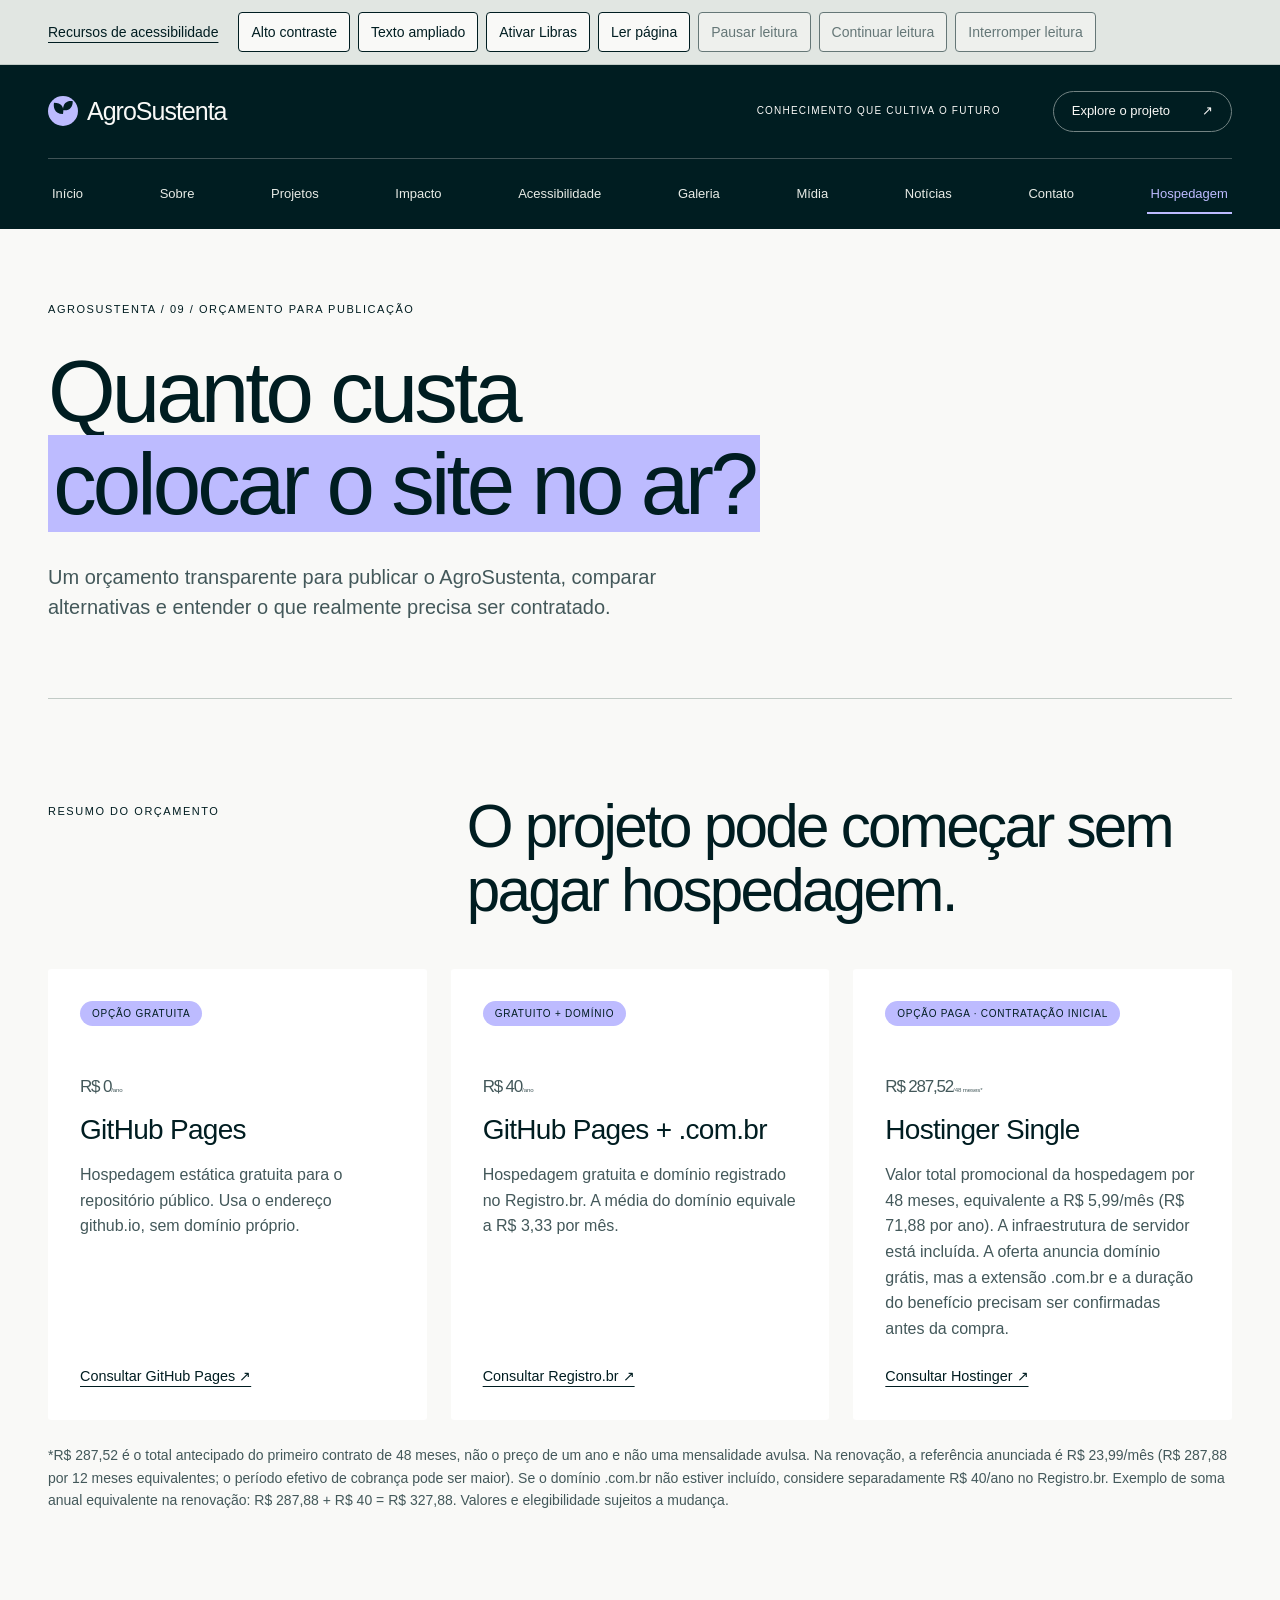
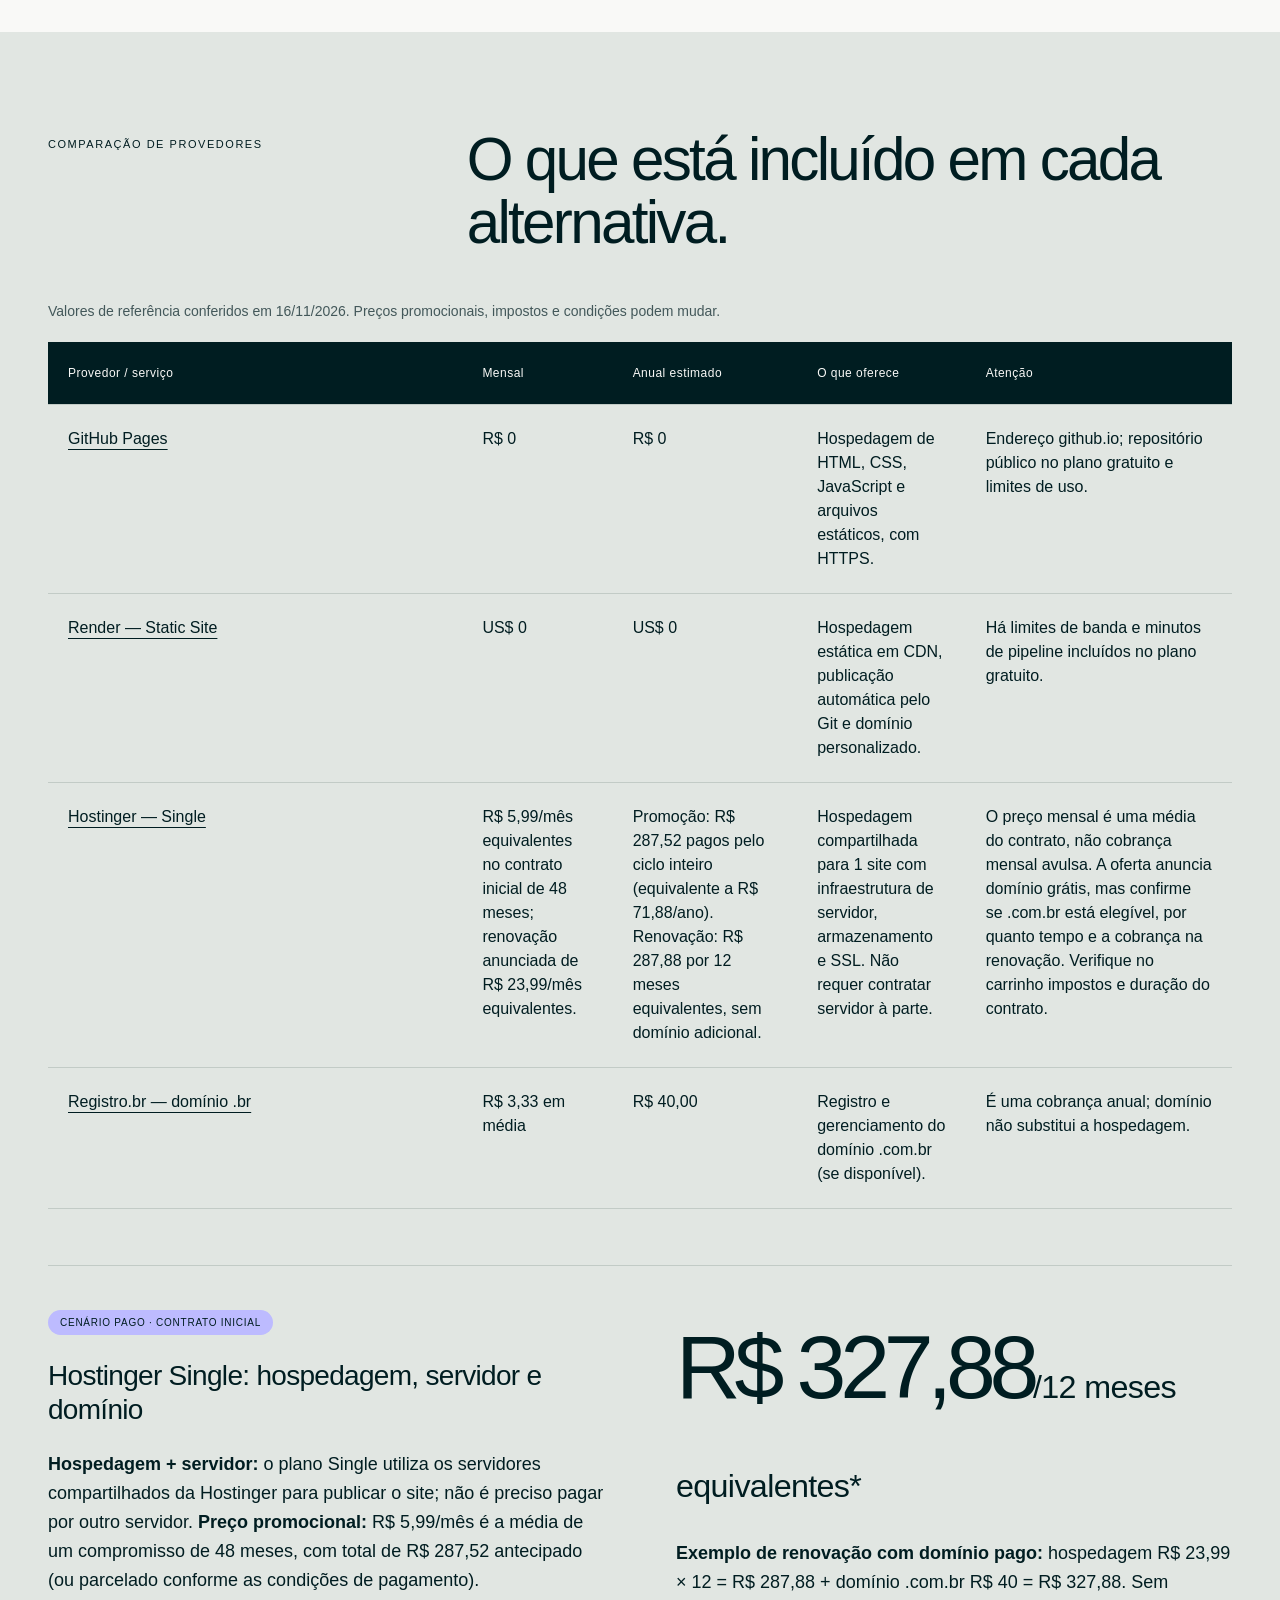
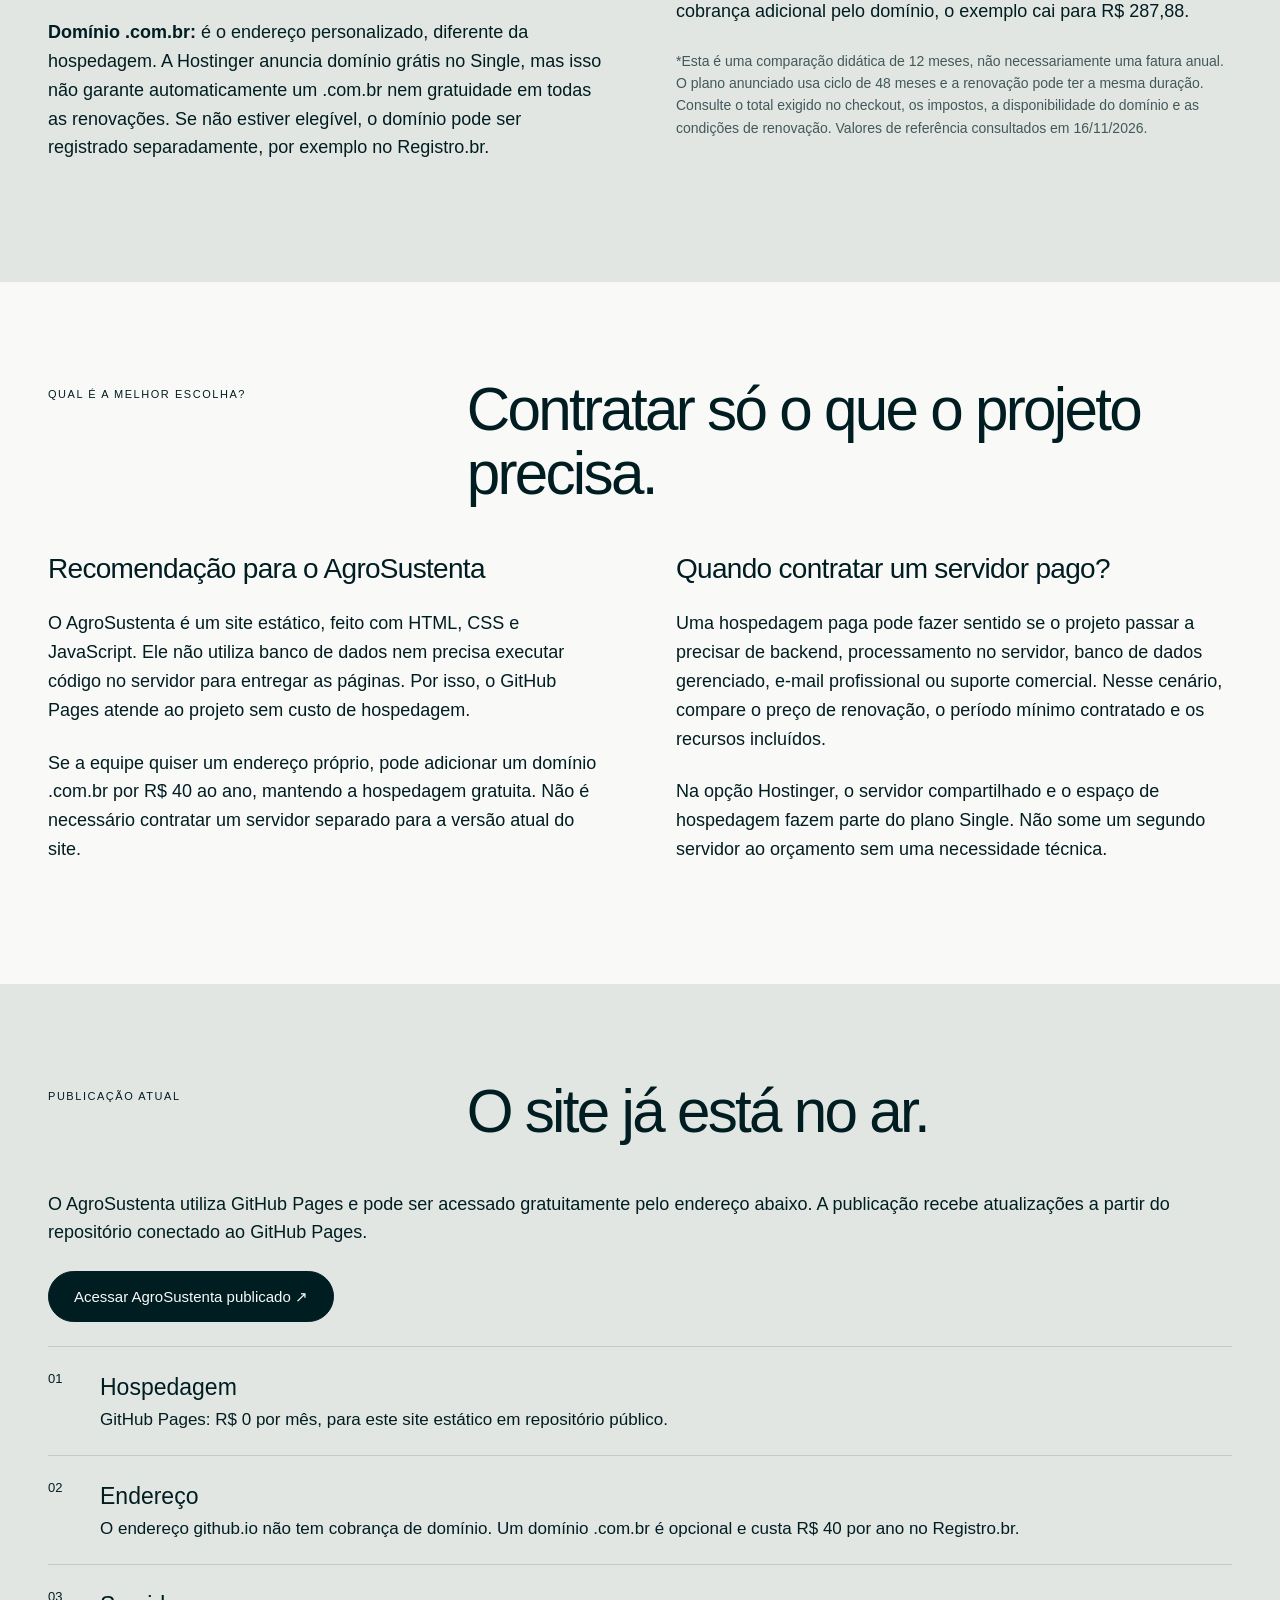
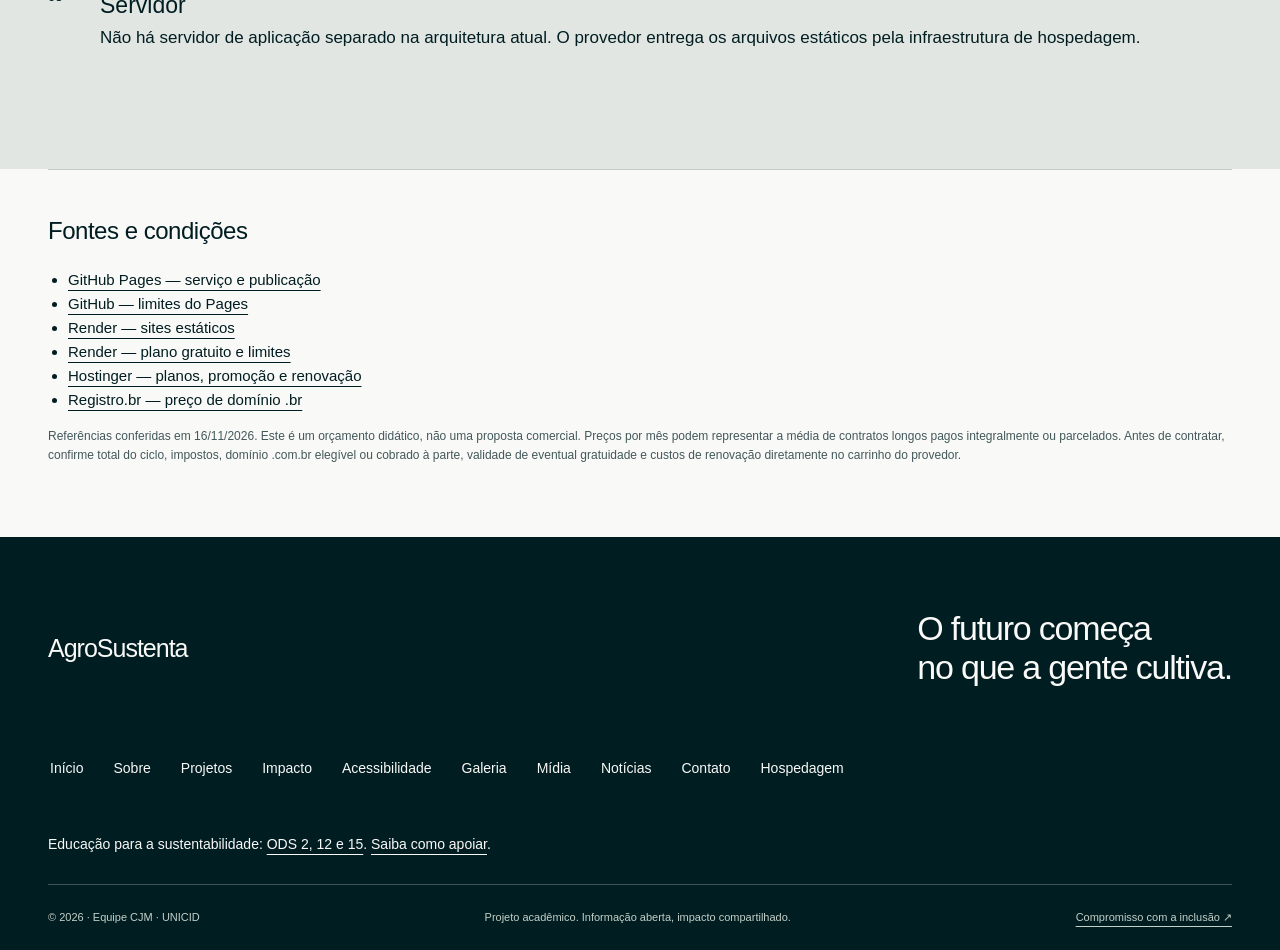
<file: src/orcamento_hospedagem.html>
<!doctype html>
<html lang="pt-BR">
<head>
<meta charset="utf-8">
<meta name="viewport" content="width=device-width, initial-scale=1">
<title>Hospedagem e domínio | AgroSustenta</title>
<meta name="description" content="Orçamento de hospedagem, domínio e servidor para publicar o site AgroSustenta, com alternativas gratuitas e pagas.">
<meta name="theme-color" content="#001d21">
<link rel="icon" href="assets/simbolo.svg" type="image/svg+xml">
<link rel="stylesheet" href="css/style.css">
<script src="js/acessibilidade.js?v=20261115-audio2" defer></script>
</head>
<body>
<!-- Link de salto para navegação por teclado. -->
<a class="skip" href="#conteudo">Pular para o conteúdo</a>

<!-- Controles compartilhados de acessibilidade. -->
<div class="a11y-bar">
  <div class="wrap a11y-inner">
    <a href="acessibilidade.html">Recursos de acessibilidade</a>
    <div id="controles-acessibilidade" class="a11y-controls" role="group" aria-label="Preferências de leitura" hidden>
      <button id="alto-contraste" type="button" aria-pressed="false">Alto contraste</button>
      <button id="texto-ampliado" type="button" aria-pressed="false">Texto ampliado</button>
      <button id="ativar-libras" type="button" aria-describedby="aviso-acessibilidade">Ativar Libras</button>
    </div>
    <p id="aviso-acessibilidade" class="a11y-status" role="status"></p>
  </div>
</div>
<!-- Cabeçalho e navegação principal das dez páginas. -->
<header class="header"><div class="wrap topbar">
<a class="brand" href="index.html" aria-label="AgroSustenta, início"><img src="assets/simbolo.svg" alt="" width="30" height="30">AgroSustenta</a><span class="header-note">CONHECIMENTO QUE CULTIVA O FUTURO</span><a class="pill small" href="projetos.html">Explore o projeto <span aria-hidden="true">↗</span></a>
</div>
<nav class="wrap nav" aria-label="Menu principal"><a href="index.html">Início</a>
<a href="sobre.html">Sobre</a>
<a href="projetos.html">Projetos</a>
<a href="impacto.html">Impacto</a>
<a href="acessibilidade.html">Acessibilidade</a>
<a href="galeria.html">Galeria</a>
<a href="midia.html">Mídia</a>
<a href="noticias.html">Notícias</a>
<a href="contato.html">Contato</a>
<a href="orcamento_hospedagem.html" aria-current="page">Hospedagem</a></nav></header>
<!-- Região principal e destino do link de salto. -->
<main id="conteudo" tabindex="-1">
<section class="page-intro wrap">
  <p class="eyebrow">AGROSUSTENTA / 09 / ORÇAMENTO PARA PUBLICAÇÃO</p>
  <h1>Quanto custa<br><mark>colocar o site no ar?</mark></h1>
  <p class="lead">Um orçamento transparente para publicar o AgroSustenta, comparar alternativas e entender o que realmente precisa ser contratado.</p>
</section>
<section class="section">
  <div class="wrap">
    <div class="section-head"><p class="eyebrow">RESUMO DO ORÇAMENTO</p><h2>O projeto pode começar sem pagar hospedagem.</h2></div>
    <div class="grid three hosting-cards">
      <article class="card"><span class="tag">OPÇÃO GRATUITA</span><p class="stat">R$ 0<span>/ano</span></p><h3>GitHub Pages</h3><p>Hospedagem estática gratuita para o repositório público. Usa o endereço github.io, sem domínio próprio.</p><a href="https://pages.github.com/">Consultar GitHub Pages ↗</a></article>
      <article class="card"><span class="tag">GRATUITO + DOMÍNIO</span><p class="stat">R$ 40<span>/ano</span></p><h3>GitHub Pages + .com.br</h3><p>Hospedagem gratuita e domínio registrado no Registro.br. A média do domínio equivale a R$ 3,33 por mês.</p><a href="https://registro.br/dominio/">Consultar Registro.br ↗</a></article>
      <article class="card"><span class="tag">OPÇÃO PAGA · CONTRATAÇÃO INICIAL</span><p class="stat">R$ 287,52<span>/48 meses*</span></p><h3>Hostinger Single</h3><p>Valor total promocional da hospedagem por 48 meses, equivalente a R$ 5,99/mês (R$ 71,88 por ano). A infraestrutura de servidor está incluída. A oferta anuncia domínio grátis, mas a extensão .com.br e a duração do benefício precisam ser confirmadas antes da compra.</p><a href="https://www.hostinger.com/br/hospedagem-de-sites">Consultar Hostinger ↗</a></article>
    </div>
    <p class="note">*R$ 287,52 é o total antecipado do primeiro contrato de 48 meses, não o preço de um ano e não uma mensalidade avulsa. Na renovação, a referência anunciada é R$ 23,99/mês (R$ 287,88 por 12 meses equivalentes; o período efetivo de cobrança pode ser maior). Se o domínio .com.br não estiver incluído, considere separadamente R$ 40/ano no Registro.br. Exemplo de soma anual equivalente na renovação: R$ 287,88 + R$ 40 = R$ 327,88. Valores e elegibilidade sujeitos a mudança.</p>
  </div>
</section>
<section class="section sage">
  <div class="wrap">
    <div class="section-head"><p class="eyebrow">COMPARAÇÃO DE PROVEDORES</p><h2>O que está incluído em cada alternativa.</h2></div>
    <div class="table-scroll" role="region" aria-label="Tabela comparativa de provedores e custos" tabindex="0">
      <table>
        <caption>Valores de referência conferidos em 16/11/2026. Preços promocionais, impostos e condições podem mudar.</caption>
        <thead><tr><th scope="col">Provedor / serviço</th><th scope="col">Mensal</th><th scope="col">Anual estimado</th><th scope="col">O que oferece</th><th scope="col">Atenção</th></tr></thead>
        <tbody>
          <tr><th scope="row"><a href="https://pages.github.com/">GitHub Pages</a></th><td>R$ 0</td><td>R$ 0</td><td>Hospedagem de HTML, CSS, JavaScript e arquivos estáticos, com HTTPS.</td><td>Endereço github.io; repositório público no plano gratuito e limites de uso.</td></tr>
          <tr><th scope="row"><a href="https://render.com/docs/static-sites">Render — Static Site</a></th><td>US$ 0</td><td>US$ 0</td><td>Hospedagem estática em CDN, publicação automática pelo Git e domínio personalizado.</td><td>Há limites de banda e minutos de pipeline incluídos no plano gratuito.</td></tr>
          <tr><th scope="row"><a href="https://www.hostinger.com/br/hospedagem-de-sites">Hostinger — Single</a></th><td>R$ 5,99/mês equivalentes no contrato inicial de 48 meses; renovação anunciada de R$ 23,99/mês equivalentes.</td><td>Promoção: R$ 287,52 pagos pelo ciclo inteiro (equivalente a R$ 71,88/ano). Renovação: R$ 287,88 por 12 meses equivalentes, sem domínio adicional.</td><td>Hospedagem compartilhada para 1 site com infraestrutura de servidor, armazenamento e SSL. Não requer contratar servidor à parte.</td><td>O preço mensal é uma média do contrato, não cobrança mensal avulsa. A oferta anuncia domínio grátis, mas confirme se .com.br está elegível, por quanto tempo e a cobrança na renovação. Verifique no carrinho impostos e duração do contrato.</td></tr>
          <tr><th scope="row"><a href="https://registro.br/dominio/">Registro.br — domínio .br</a></th><td>R$ 3,33 em média</td><td>R$ 40,00</td><td>Registro e gerenciamento do domínio .com.br (se disponível).</td><td>É uma cobrança anual; domínio não substitui a hospedagem.</td></tr>
        </tbody>
      </table>
    </div>
    <div class="split budget">
      <div><span class="tag">CENÁRIO PAGO · CONTRATO INICIAL</span><h3>Hostinger Single: hospedagem, servidor e domínio</h3><p><strong>Hospedagem + servidor:</strong> o plano Single utiliza os servidores compartilhados da Hostinger para publicar o site; não é preciso pagar por outro servidor. <strong>Preço promocional:</strong> R$ 5,99/mês é a média de um compromisso de 48 meses, com total de R$ 287,52 antecipado (ou parcelado conforme as condições de pagamento).</p><p><strong>Domínio .com.br:</strong> é o endereço personalizado, diferente da hospedagem. A Hostinger anuncia domínio grátis no Single, mas isso não garante automaticamente um .com.br nem gratuidade em todas as renovações. Se não estiver elegível, o domínio pode ser registrado separadamente, por exemplo no Registro.br.</p></div>
      <div><p class="stat">R$ 327,88<span>/12 meses equivalentes*</span></p><p><strong>Exemplo de renovação com domínio pago:</strong> hospedagem R$ 23,99 × 12 = R$ 287,88 + domínio .com.br R$ 40 = R$ 327,88. Sem cobrança adicional pelo domínio, o exemplo cai para R$ 287,88.</p><p class="note">*Esta é uma comparação didática de 12 meses, não necessariamente uma fatura anual. O plano anunciado usa ciclo de 48 meses e a renovação pode ter a mesma duração. Consulte o total exigido no checkout, os impostos, a disponibilidade do domínio e as condições de renovação. Valores de referência consultados em 16/11/2026.</p></div>
    </div>
  </div>
</section>
<section class="section">
  <div class="wrap">
    <div class="section-head"><p class="eyebrow">QUAL É A MELHOR ESCOLHA?</p><h2>Contratar só o que o projeto precisa.</h2></div>
    <div class="split">
      <div><h3>Recomendação para o AgroSustenta</h3><p>O AgroSustenta é um site estático, feito com HTML, CSS e JavaScript. Ele não utiliza banco de dados nem precisa executar código no servidor para entregar as páginas. Por isso, o GitHub Pages atende ao projeto sem custo de hospedagem.</p><p>Se a equipe quiser um endereço próprio, pode adicionar um domínio .com.br por R$ 40 ao ano, mantendo a hospedagem gratuita. Não é necessário contratar um servidor separado para a versão atual do site.</p></div>
      <div><h3>Quando contratar um servidor pago?</h3><p>Uma hospedagem paga pode fazer sentido se o projeto passar a precisar de backend, processamento no servidor, banco de dados gerenciado, e-mail profissional ou suporte comercial. Nesse cenário, compare o preço de renovação, o período mínimo contratado e os recursos incluídos.</p><p>Na opção Hostinger, o servidor compartilhado e o espaço de hospedagem fazem parte do plano Single. Não some um segundo servidor ao orçamento sem uma necessidade técnica.</p></div>
    </div>
  </div>
</section>
<section class="section sage">
  <div class="wrap">
    <div class="section-head"><p class="eyebrow">PUBLICAÇÃO ATUAL</p><h2>O site já está no ar.</h2></div>
    <p>O AgroSustenta utiliza GitHub Pages e pode ser acessado gratuitamente pelo endereço abaixo. A publicação recebe atualizações a partir do repositório conectado ao GitHub Pages.</p>
    <p><a class="pill" href="https://marcuss9.github.io/U-UNICID-ADS-CC-ENG-FRONTEND-2260022-N7-2-2026-NT-AgroSustenta/">Acessar AgroSustenta publicado ↗</a></p>
    <ol class="steps">
      <li><strong>Hospedagem</strong><span>GitHub Pages: R$ 0 por mês, para este site estático em repositório público.</span></li>
      <li><strong>Endereço</strong><span>O endereço github.io não tem cobrança de domínio. Um domínio .com.br é opcional e custa R$ 40 por ano no Registro.br.</span></li>
      <li><strong>Servidor</strong><span>Não há servidor de aplicação separado na arquitetura atual. O provedor entrega os arquivos estáticos pela infraestrutura de hospedagem.</span></li>
    </ol>
  </div>
</section>
<div class="wrap"><aside class="sources" aria-label="Fontes oficiais do orçamento"><h2>Fontes e condições</h2>
<ul>
<li><a href="https://pages.github.com/">GitHub Pages — serviço e publicação</a></li>
<li><a href="https://docs.github.com/pt/pages/getting-started-with-github-pages/github-pages-limits">GitHub — limites do Pages</a></li>
<li><a href="https://render.com/docs/static-sites">Render — sites estáticos</a></li>
<li><a href="https://render.com/docs/free">Render — plano gratuito e limites</a></li>
<li><a href="https://www.hostinger.com/br/hospedagem-de-sites">Hostinger — planos, promoção e renovação</a></li>
<li><a href="https://registro.br/dominio/">Registro.br — preço de domínio .br</a></li>
</ul>
<p>Referências conferidas em 16/11/2026. Este é um orçamento didático, não uma proposta comercial. Preços por mês podem representar a média de contratos longos pagos integralmente ou parcelados. Antes de contratar, confirme total do ciclo, impostos, domínio .com.br elegível ou cobrado à parte, validade de eventual gratuidade e custos de renovação diretamente no carrinho do provedor.</p></aside></div>
</main>
<!-- Rodapé compartilhado e navegação secundária. -->
<footer class="footer"><div class="wrap">
<div class="footer-heading">
<a class="brand" href="index.html">AgroSustenta</a><p>O futuro começa<br>no que a gente cultiva.</p>
</div>
<nav class="footer-nav" aria-label="Menu do rodapé"><a href="index.html">Início</a>
<a href="sobre.html">Sobre</a>
<a href="projetos.html">Projetos</a>
<a href="impacto.html">Impacto</a>
<a href="acessibilidade.html">Acessibilidade</a>
<a href="galeria.html">Galeria</a>
<a href="midia.html">Mídia</a>
<a href="noticias.html">Notícias</a>
<a href="contato.html">Contato</a>
<a href="orcamento_hospedagem.html">Hospedagem</a></nav><p class="footer-purpose">Educação para a sustentabilidade: <a href="sobre.html#ods">ODS 2, 12 e 15</a>. <a href="projetos.html#apoie">Saiba como apoiar</a>.</p>
<div class="footer-bottom">
<p>© 2026 · Equipe CJM · UNICID</p>
<p>Projeto acadêmico. Informação aberta, impacto compartilhado.</p>
<a href="acessibilidade.html">Compromisso com a inclusão ↗</a>
</div>
</div></footer>
</body>
</html>
</file>
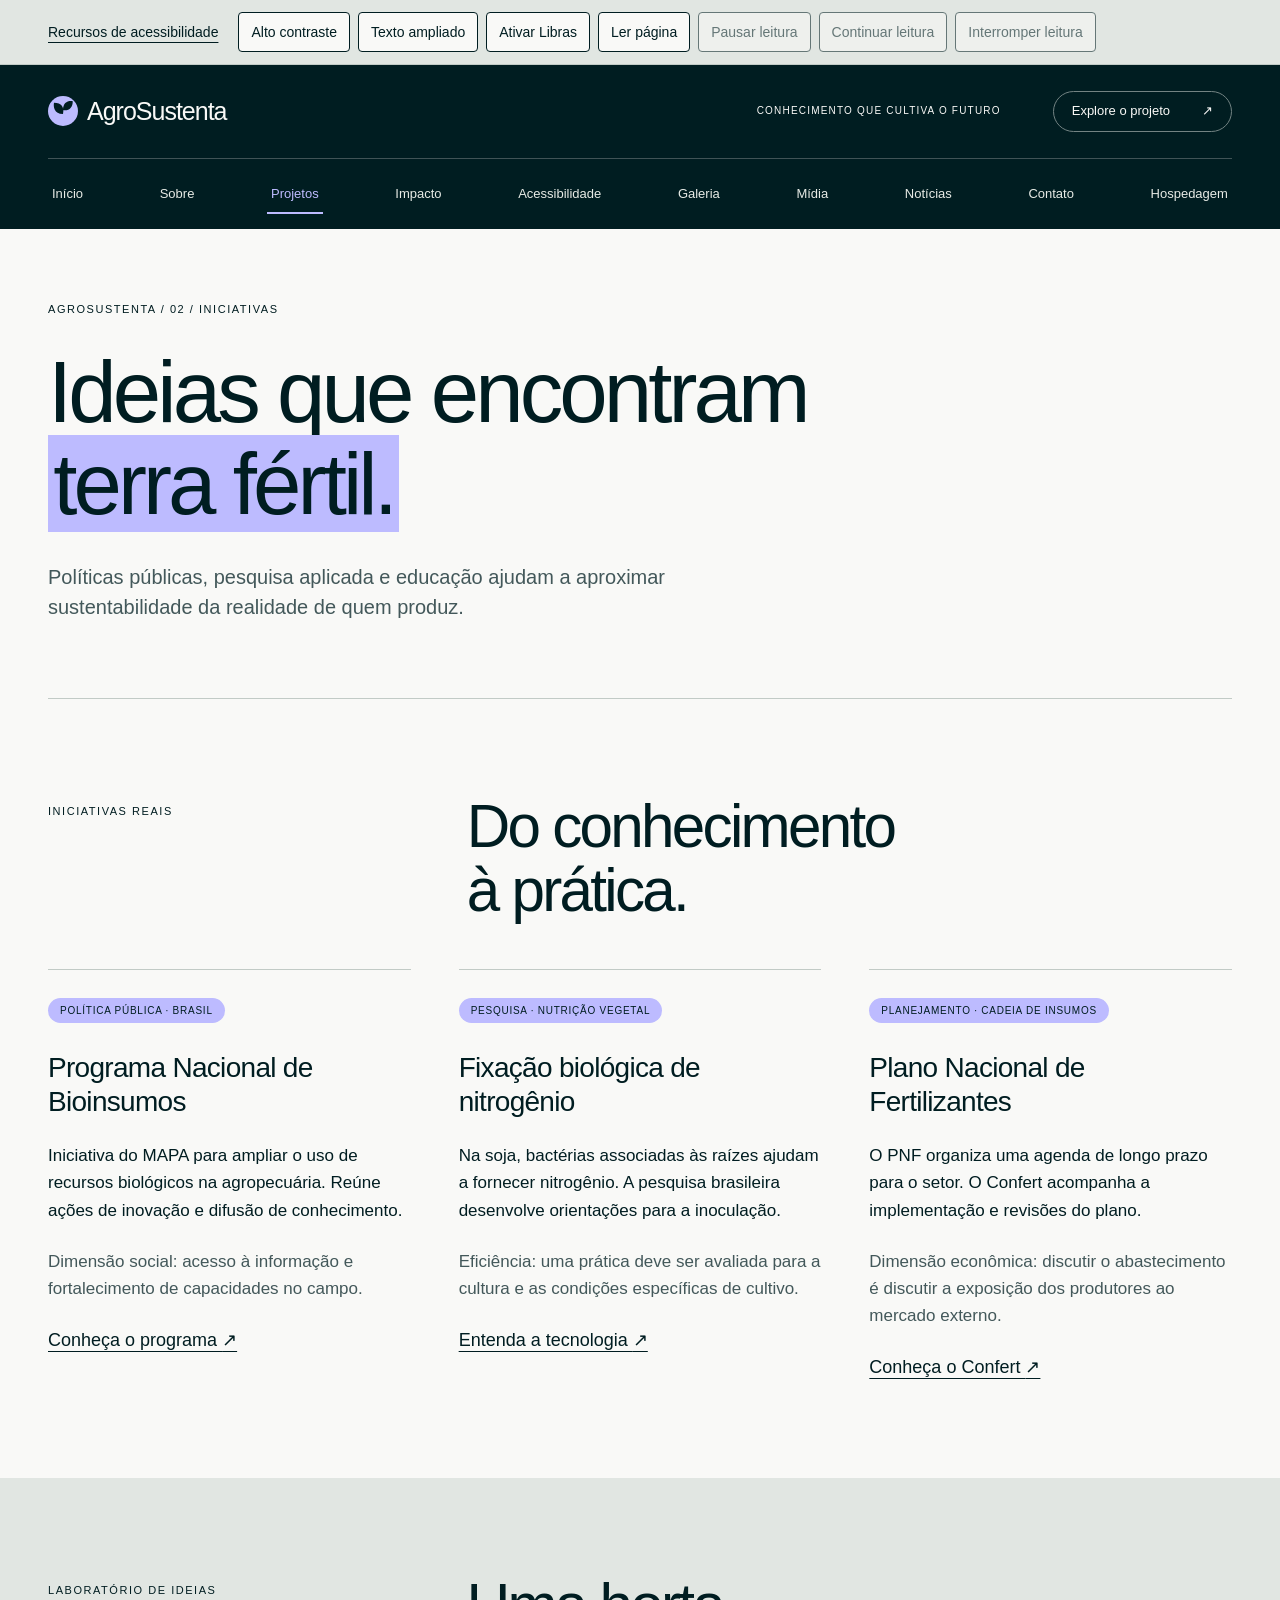
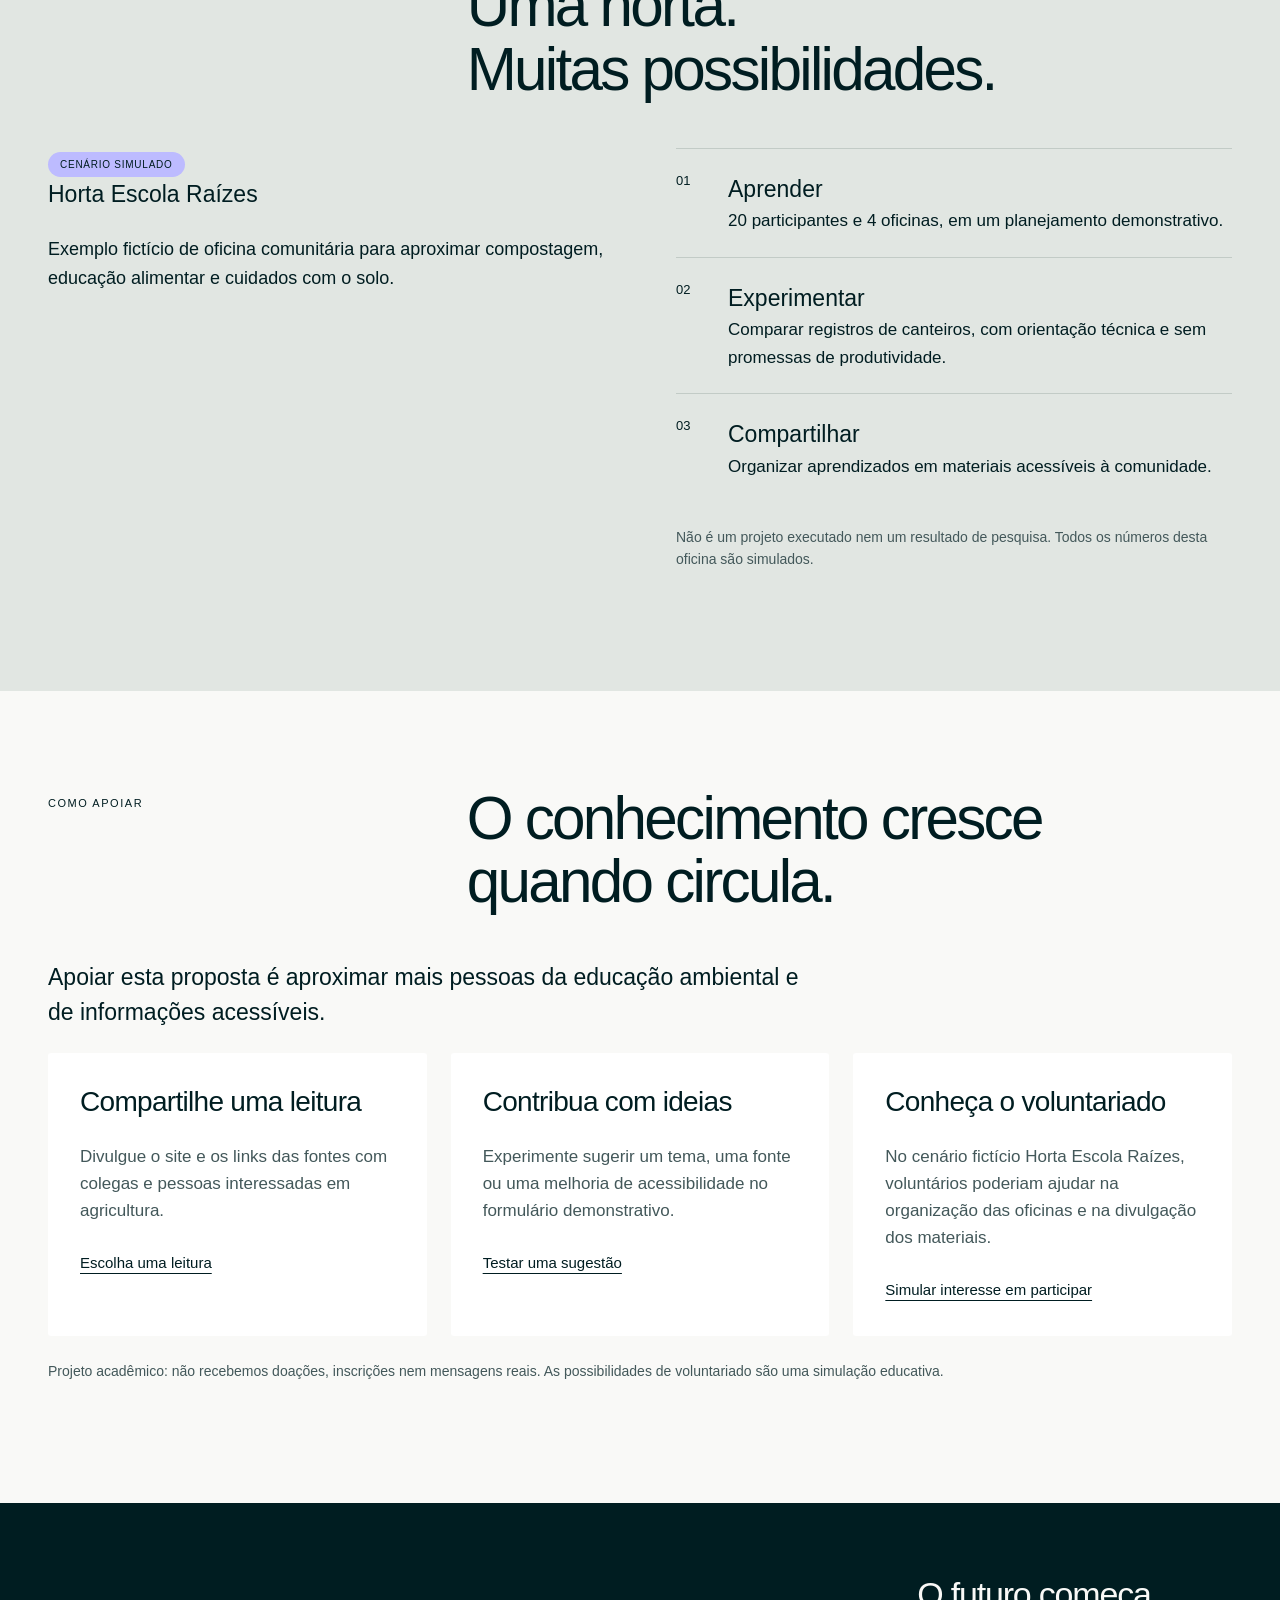
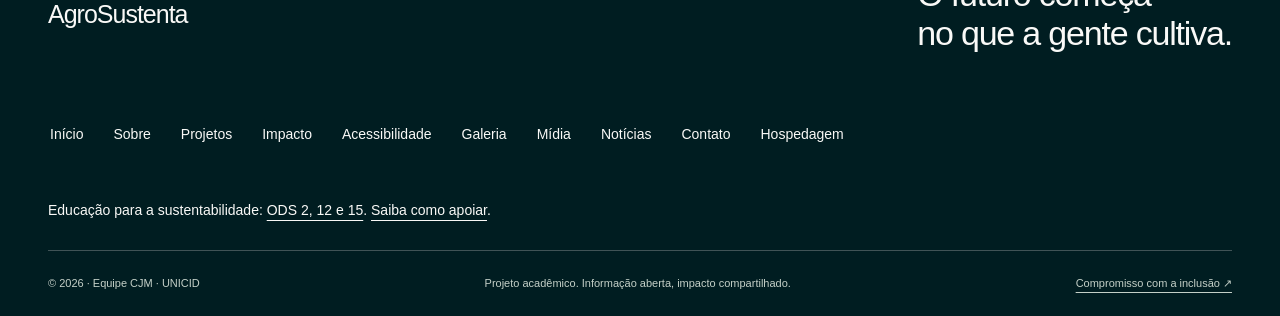
<file: src/projetos.html>
<!doctype html>
<html lang="pt-BR">
<head>
<meta charset="utf-8">
<meta name="viewport" content="width=device-width, initial-scale=1">
<title>Projetos e iniciativas | AgroSustenta</title>
<meta name="description" content="Conheça iniciativas reais de bioinsumos e fertilização responsável e um exemplo comunitário simulado.">
<meta name="theme-color" content="#001d21">
<link rel="icon" href="assets/simbolo.svg" type="image/svg+xml">
<link rel="stylesheet" href="css/style.css">
<script src="js/acessibilidade.js?v=20261115-audio2" defer></script>
</head>
<body>
<!-- Link de salto para navegação por teclado. -->
<a class="skip" href="#conteudo">Pular para o conteúdo</a>

<!-- Controles compartilhados de acessibilidade. -->
<div class="a11y-bar">
  <div class="wrap a11y-inner">
    <a href="acessibilidade.html">Recursos de acessibilidade</a>
    <div id="controles-acessibilidade" class="a11y-controls" role="group" aria-label="Preferências de leitura" hidden>
      <button id="alto-contraste" type="button" aria-pressed="false">Alto contraste</button>
      <button id="texto-ampliado" type="button" aria-pressed="false">Texto ampliado</button>
      <button id="ativar-libras" type="button" aria-describedby="aviso-acessibilidade">Ativar Libras</button>
    </div>
    <p id="aviso-acessibilidade" class="a11y-status" role="status"></p>
  </div>
</div>
<!-- Cabeçalho e navegação principal das dez páginas. -->
<header class="header"><div class="wrap topbar">
<a class="brand" href="index.html" aria-label="AgroSustenta, início"><img src="assets/simbolo.svg" alt="" width="30" height="30">AgroSustenta</a><span class="header-note">CONHECIMENTO QUE CULTIVA O FUTURO</span><a class="pill small" href="projetos.html">Explore o projeto <span aria-hidden="true">↗</span></a>
</div>
<nav class="wrap nav" aria-label="Menu principal"><a href="index.html">Início</a>
<a href="sobre.html">Sobre</a>
<a href="projetos.html" aria-current="page">Projetos</a>
<a href="impacto.html">Impacto</a>
<a href="acessibilidade.html">Acessibilidade</a>
<a href="galeria.html">Galeria</a>
<a href="midia.html">Mídia</a>
<a href="noticias.html">Notícias</a>
<a href="contato.html">Contato</a>
<a href="orcamento_hospedagem.html">Hospedagem</a></nav></header>
<!-- Região principal e destino do link de salto. -->
<main id="conteudo" tabindex="-1"><section class="page-intro wrap"><p class="eyebrow">AGROSUSTENTA / 02 / INICIATIVAS</p>
<h1>Ideias que encontram<br><mark>terra fértil.</mark>
</h1>
<p class="lead">Políticas públicas, pesquisa aplicada e educação ajudam a aproximar sustentabilidade da realidade de quem produz.</p></section><section class="section "><div class="wrap">
<div class="section-head">
<p class="eyebrow">INICIATIVAS REAIS</p>
<h2>Do conhecimento<br>à prática.</h2>
</div>
<div class="project-list">
<article><span class="tag">POLÍTICA PÚBLICA · BRASIL</span><h3>Programa Nacional de Bioinsumos</h3>
<p>Iniciativa do MAPA para ampliar o uso de recursos biológicos na agropecuária. Reúne ações de inovação e difusão de conhecimento.</p>
<p class="muted">Dimensão social: acesso à informação e fortalecimento de capacidades no campo.</p>
<a href="https://www.gov.br/agricultura/pt-br/assuntos/inovacao/bioinsumos">Conheça o programa <span aria-hidden="true">↗</span></a></article><article><span class="tag">PESQUISA · NUTRIÇÃO VEGETAL</span><h3>Fixação biológica de nitrogênio</h3>
<p>Na soja, bactérias associadas às raízes ajudam a fornecer nitrogênio. A pesquisa brasileira desenvolve orientações para a inoculação.</p>
<p class="muted">Eficiência: uma prática deve ser avaliada para a cultura e as condições específicas de cultivo.</p>
<a href="https://www.embrapa.br/pt/tema-fixacao-biologica-de-nitrogenio/perguntas-e-respostas">Entenda a tecnologia <span aria-hidden="true">↗</span></a></article><article><span class="tag">PLANEJAMENTO · CADEIA DE INSUMOS</span><h3>Plano Nacional de Fertilizantes</h3>
<p>O PNF organiza uma agenda de longo prazo para o setor. O Confert acompanha a implementação e revisões do plano.</p>
<p class="muted">Dimensão econômica: discutir o abastecimento é discutir a exposição dos produtores ao mercado externo.</p>
<a href="https://www.gov.br/mdic/pt-br/assuntos/sdic/confert/o-confert/o-conselho">Conheça o Confert <span aria-hidden="true">↗</span></a></article>
</div>
</div></section><section class="section sage"><div class="wrap">
<div class="section-head">
<p class="eyebrow">LABORATÓRIO DE IDEIAS</p>
<h2>Uma horta.<br>Muitas possibilidades.</h2>
</div>
<div class="split">
<div>
<span class="tag">CENÁRIO SIMULADO</span><p class="lead">Horta Escola Raízes</p>
<p>Exemplo fictício de oficina comunitária para aproximar compostagem, educação alimentar e cuidados com o solo.</p>
</div>
<div>
<ul class="steps">
<li>
<strong>Aprender</strong><span>20 participantes e 4 oficinas, em um planejamento demonstrativo.</span>
</li>
<li>
<strong>Experimentar</strong><span>Comparar registros de canteiros, com orientação técnica e sem promessas de produtividade.</span>
</li>
<li>
<strong>Compartilhar</strong><span>Organizar aprendizados em materiais acessíveis à comunidade.</span>
</li>
</ul>
<p class="note">Não é um projeto executado nem um resultado de pesquisa. Todos os números desta oficina são simulados.</p>
</div>
</div>
</div></section>
<!-- Participação demonstrativa: não realiza cadastros reais. -->
<section id="apoie" class="section">
  <div class="wrap">
    <div class="section-head">
      <p class="eyebrow">COMO APOIAR</p>
      <h2>O conhecimento cresce<br>quando circula.</h2>
    </div>
    <p class="lead">Apoiar esta proposta é aproximar mais pessoas da educação ambiental e de informações acessíveis.</p>
    <div class="grid three">
      <article class="card"><h3>Compartilhe uma leitura</h3><p>Divulgue o site e os links das fontes com colegas e pessoas interessadas em agricultura.</p><a href="noticias.html">Escolha uma leitura</a></article>
      <article class="card"><h3>Contribua com ideias</h3><p>Experimente sugerir um tema, uma fonte ou uma melhoria de acessibilidade no formulário demonstrativo.</p><a href="contato.html">Testar uma sugestão</a></article>
      <article class="card"><h3>Conheça o voluntariado</h3><p>No cenário fictício Horta Escola Raízes, voluntários poderiam ajudar na organização das oficinas e na divulgação dos materiais.</p><a href="contato.html">Simular interesse em participar</a></article>
    </div>
    <p class="note">Projeto acadêmico: não recebemos doações, inscrições nem mensagens reais. As possibilidades de voluntariado são uma simulação educativa.</p>
  </div>
</section>
</main>
<!-- Rodapé compartilhado e navegação secundária. -->
<footer class="footer"><div class="wrap">
<div class="footer-heading">
<a class="brand" href="index.html">AgroSustenta</a><p>O futuro começa<br>no que a gente cultiva.</p>
</div>
<nav class="footer-nav" aria-label="Menu do rodapé"><a href="index.html">Início</a>
<a href="sobre.html">Sobre</a>
<a href="projetos.html">Projetos</a>
<a href="impacto.html">Impacto</a>
<a href="acessibilidade.html">Acessibilidade</a>
<a href="galeria.html">Galeria</a>
<a href="midia.html">Mídia</a>
<a href="noticias.html">Notícias</a>
<a href="contato.html">Contato</a>
<a href="orcamento_hospedagem.html">Hospedagem</a></nav><p class="footer-purpose">Educação para a sustentabilidade: <a href="sobre.html#ods">ODS 2, 12 e 15</a>. <a href="projetos.html#apoie">Saiba como apoiar</a>.</p>
<div class="footer-bottom">
<p>© 2026 · Equipe CJM · UNICID</p>
<p>Projeto acadêmico. Informação aberta, impacto compartilhado.</p>
<a href="acessibilidade.html">Compromisso com a inclusão ↗</a>
</div>
</div></footer>
</body>
</html>
</file>
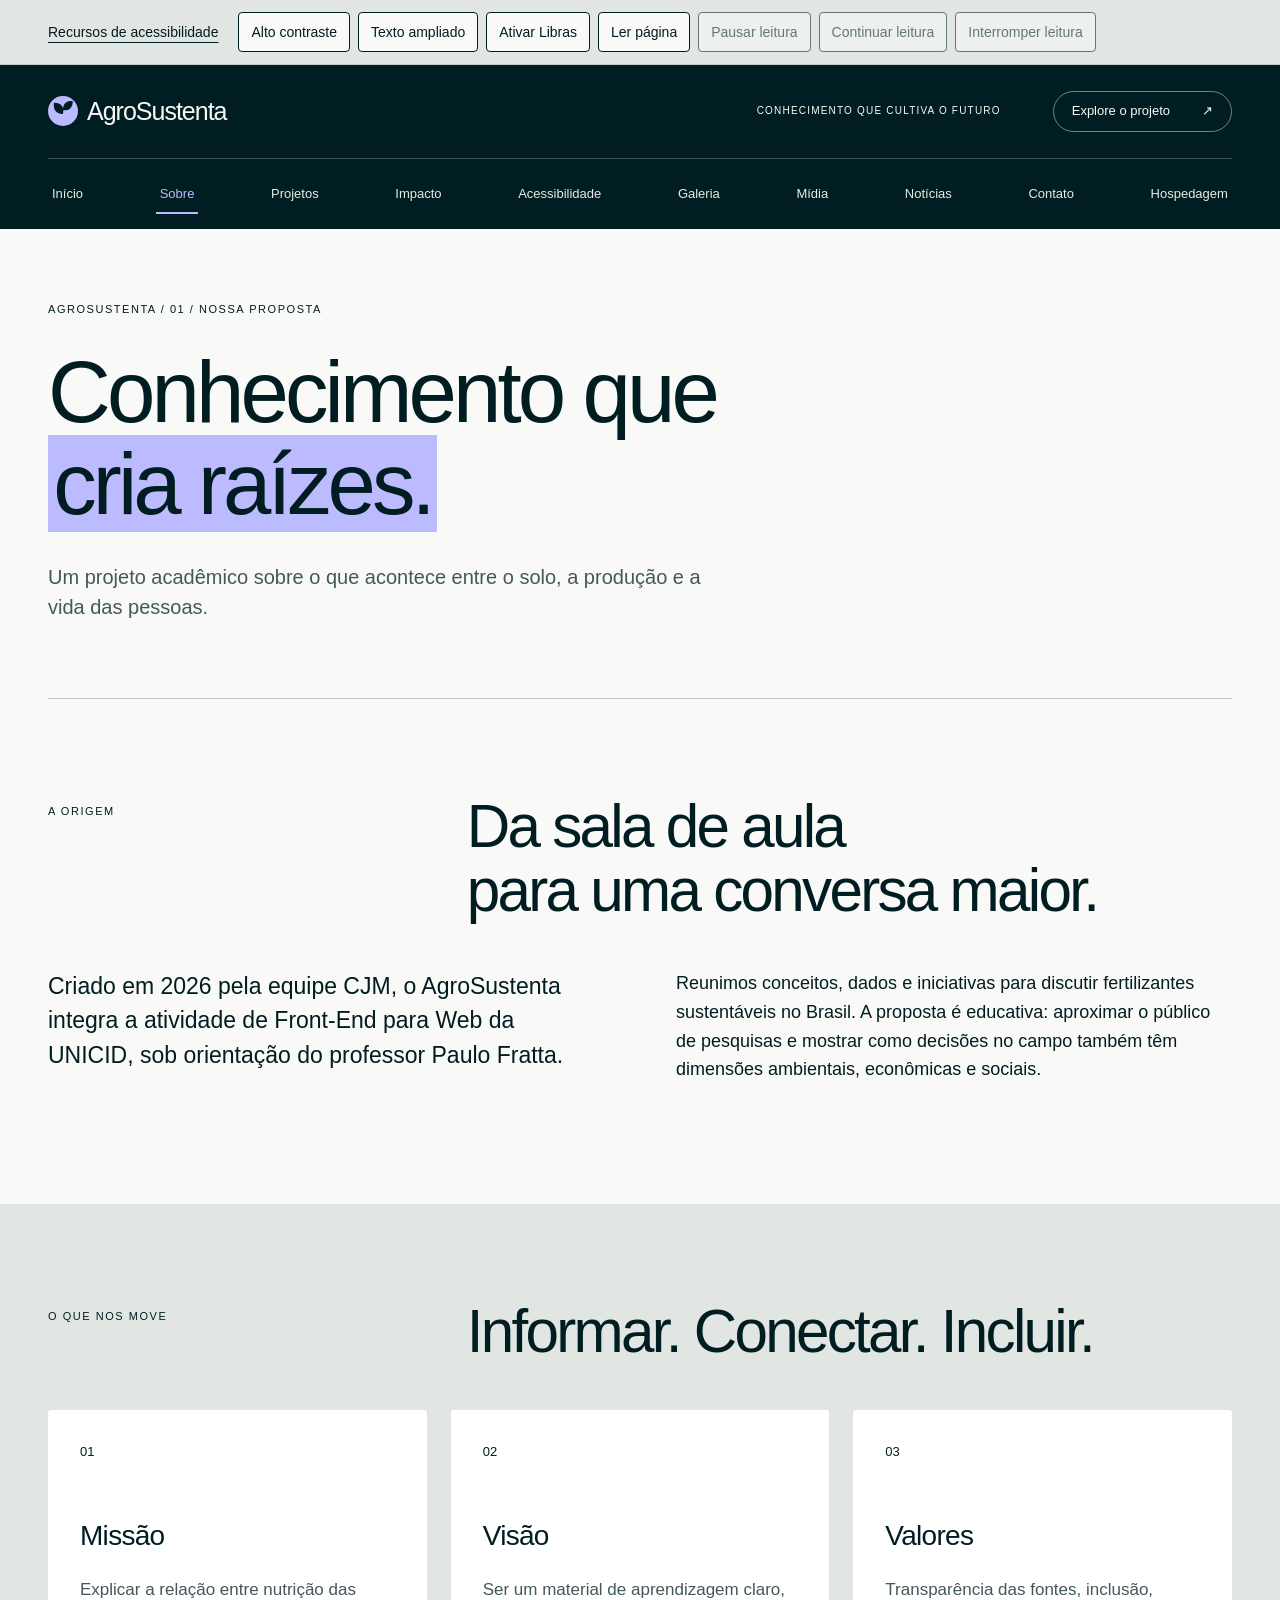
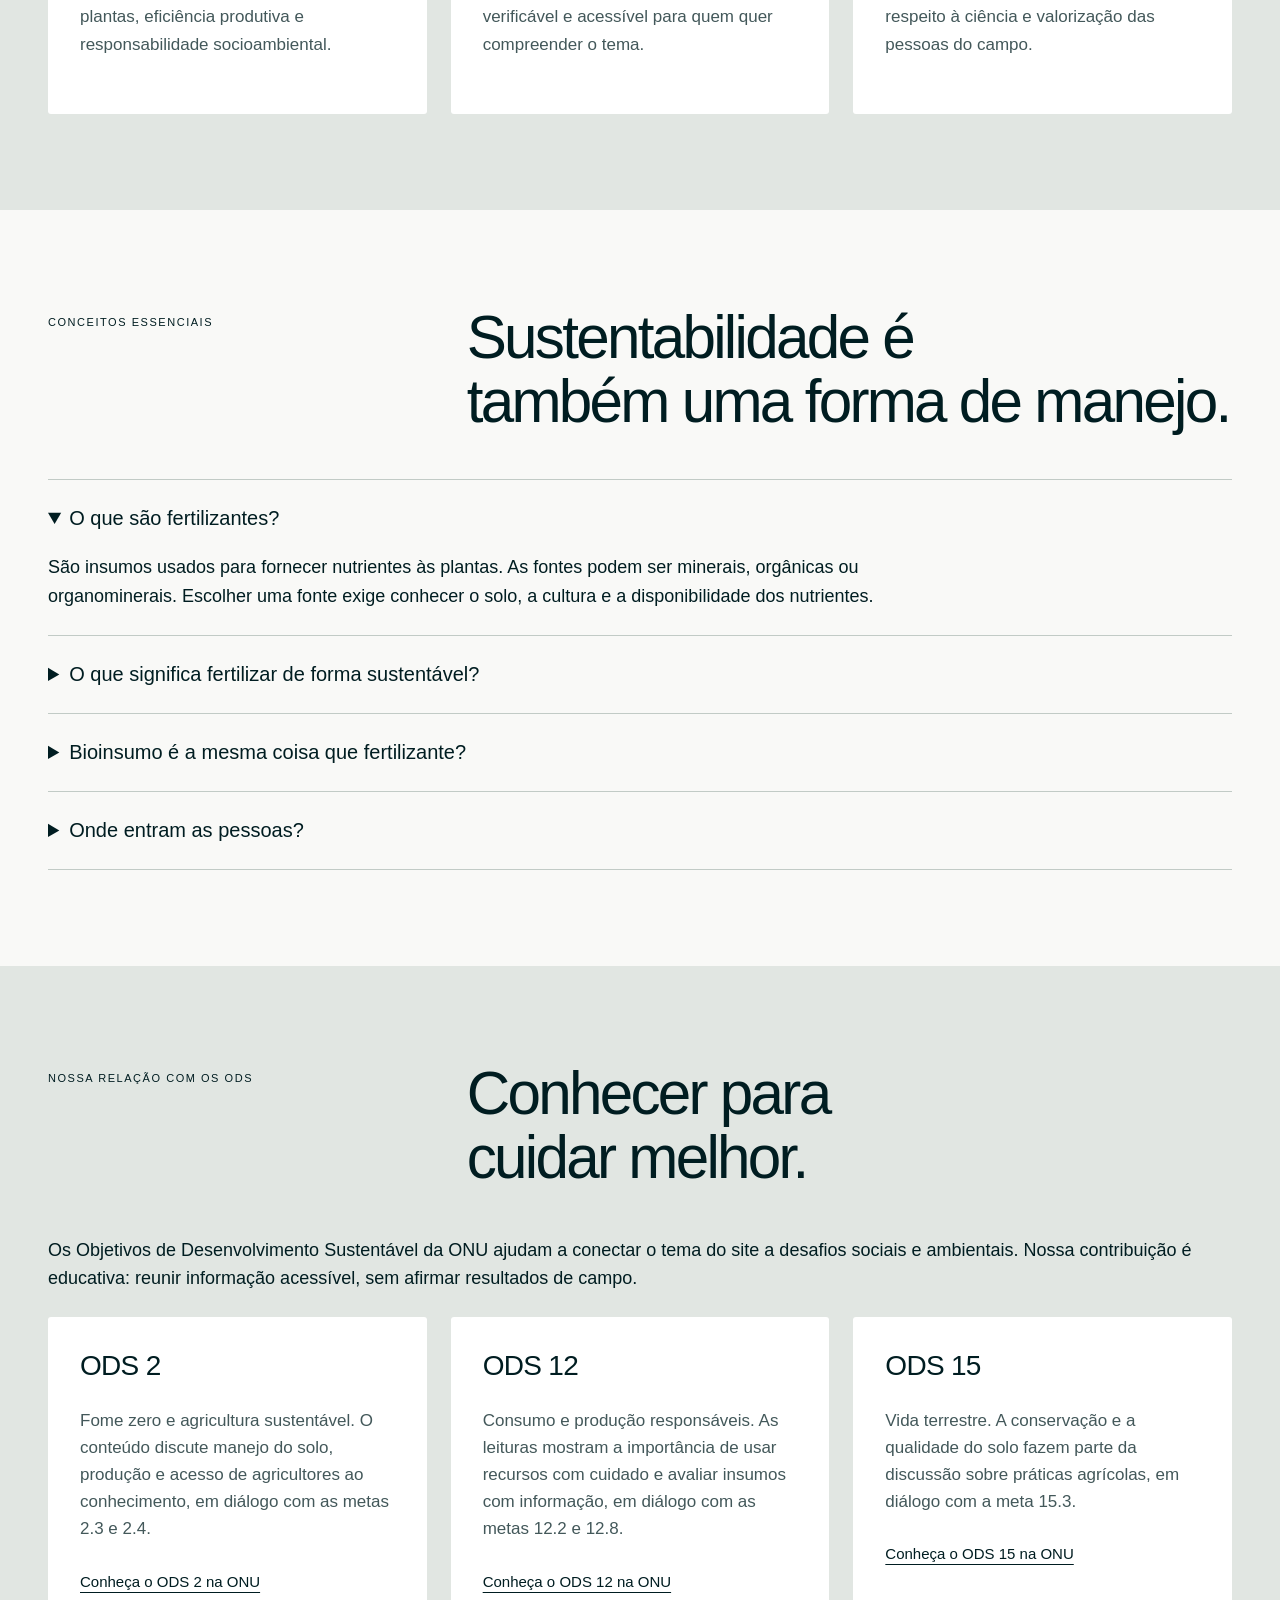
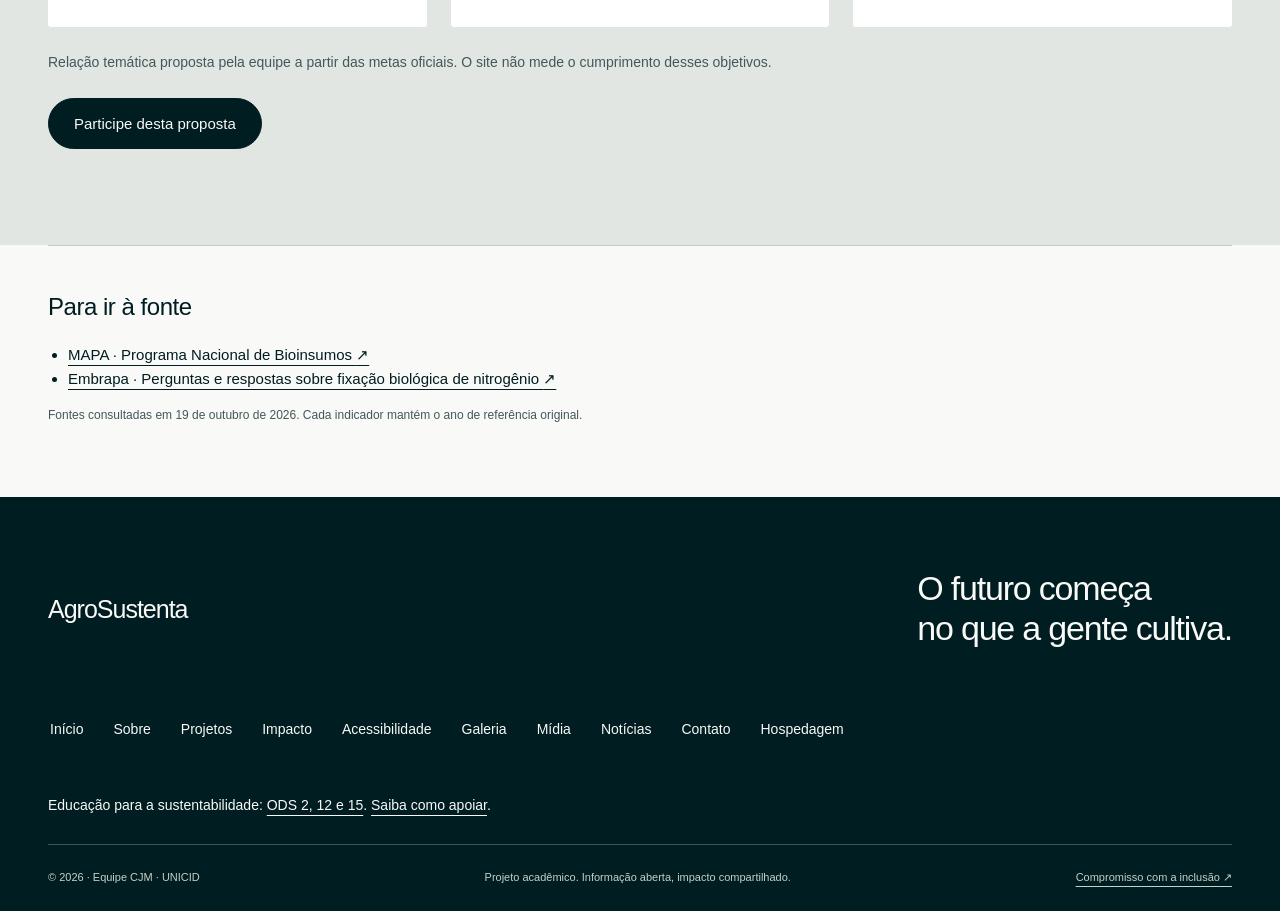
<file: src/sobre.html>
<!doctype html>
<html lang="pt-BR">
<head>
<meta charset="utf-8">
<meta name="viewport" content="width=device-width, initial-scale=1">
<title>Sobre o projeto | AgroSustenta</title>
<meta name="description" content="Nossa história, missão e valores: tornar acessível o conhecimento sobre fertilizantes, sustentabilidade e agricultura.">
<meta name="theme-color" content="#001d21">
<link rel="icon" href="assets/simbolo.svg" type="image/svg+xml">
<link rel="stylesheet" href="css/style.css">
<script src="js/acessibilidade.js?v=20261115-audio2" defer></script>
</head>
<body>
<!-- Link de salto para navegação por teclado. -->
<a class="skip" href="#conteudo">Pular para o conteúdo</a>

<!-- Controles compartilhados de acessibilidade. -->
<div class="a11y-bar">
  <div class="wrap a11y-inner">
    <a href="acessibilidade.html">Recursos de acessibilidade</a>
    <div id="controles-acessibilidade" class="a11y-controls" role="group" aria-label="Preferências de leitura" hidden>
      <button id="alto-contraste" type="button" aria-pressed="false">Alto contraste</button>
      <button id="texto-ampliado" type="button" aria-pressed="false">Texto ampliado</button>
      <button id="ativar-libras" type="button" aria-describedby="aviso-acessibilidade">Ativar Libras</button>
    </div>
    <p id="aviso-acessibilidade" class="a11y-status" role="status"></p>
  </div>
</div>
<!-- Cabeçalho e navegação principal das dez páginas. -->
<header class="header"><div class="wrap topbar">
<a class="brand" href="index.html" aria-label="AgroSustenta, início"><img src="assets/simbolo.svg" alt="" width="30" height="30">AgroSustenta</a><span class="header-note">CONHECIMENTO QUE CULTIVA O FUTURO</span><a class="pill small" href="projetos.html">Explore o projeto <span aria-hidden="true">↗</span></a>
</div>
<nav class="wrap nav" aria-label="Menu principal"><a href="index.html">Início</a>
<a href="sobre.html" aria-current="page">Sobre</a>
<a href="projetos.html">Projetos</a>
<a href="impacto.html">Impacto</a>
<a href="acessibilidade.html">Acessibilidade</a>
<a href="galeria.html">Galeria</a>
<a href="midia.html">Mídia</a>
<a href="noticias.html">Notícias</a>
<a href="contato.html">Contato</a>
<a href="orcamento_hospedagem.html">Hospedagem</a></nav></header>
<!-- Região principal e destino do link de salto. -->
<main id="conteudo" tabindex="-1"><section class="page-intro wrap"><p class="eyebrow">AGROSUSTENTA / 01 / NOSSA PROPOSTA</p>
<h1>Conhecimento que<br><mark>cria raízes.</mark>
</h1>
<p class="lead">Um projeto acadêmico sobre o que acontece entre o solo, a produção e a vida das pessoas.</p></section><section class="section "><div class="wrap">
<div class="section-head">
<p class="eyebrow">A ORIGEM</p>
<h2>Da sala de aula<br>para uma conversa maior.</h2>
</div>
<div class="split">
<p class="lead">Criado em 2026 pela equipe CJM, o AgroSustenta integra a atividade de Front-End para Web da UNICID, sob orientação do professor Paulo Fratta.</p>
<p>Reunimos conceitos, dados e iniciativas para discutir fertilizantes sustentáveis no Brasil. A proposta é educativa: aproximar o público de pesquisas e mostrar como decisões no campo também têm dimensões ambientais, econômicas e sociais.</p>
</div>
</div></section><section class="section sage"><div class="wrap">
<div class="section-head">
<p class="eyebrow">O QUE NOS MOVE</p>
<h2>Informar. Conectar. Incluir.</h2>
</div>
<div class="grid three">
<article class="card"><span class="card-number">01</span><h3>Missão</h3>
<p>Explicar a relação entre nutrição das plantas, eficiência produtiva e responsabilidade socioambiental.</p></article><article class="card"><span class="card-number">02</span><h3>Visão</h3>
<p>Ser um material de aprendizagem claro, verificável e acessível para quem quer compreender o tema.</p></article><article class="card"><span class="card-number">03</span><h3>Valores</h3>
<p>Transparência das fontes, inclusão, respeito à ciência e valorização das pessoas do campo.</p></article>
</div>
</div></section><section class="section "><div class="wrap">
<div class="section-head">
<p class="eyebrow">CONCEITOS ESSENCIAIS</p>
<h2>Sustentabilidade é<br>também uma forma de manejo.</h2>
</div>
<!-- Conceitos acessíveis por links internos. -->
<div id="conceitos" class="accordion">
<details open><summary>O que são fertilizantes?</summary><p>São insumos usados para fornecer nutrientes às plantas. As fontes podem ser minerais, orgânicas ou organominerais. Escolher uma fonte exige conhecer o solo, a cultura e a disponibilidade dos nutrientes.</p></details><details><summary>O que significa fertilizar de forma sustentável?</summary><p>Combinar o fornecimento de nutrientes com diagnóstico do solo, dose, época e aplicação adequadas. O nome do produto, sozinho, não garante menor impacto nem maior rentabilidade.</p></details><details><summary>Bioinsumo é a mesma coisa que fertilizante?</summary><p>Não. Bioinsumos abrangem produtos, processos e tecnologias de origem biológica com diferentes funções. Inoculantes podem contribuir para a nutrição das plantas; outros bioinsumos são usados no controle de pragas e doenças.</p></details><details><summary>Onde entram as pessoas?</summary><p>Acesso a informação e assistência técnica ajuda a avaliar custos e riscos. Pequenos produtores também precisam de condições para adotar tecnologias, com atenção à renda, ao trabalho e à realidade local.</p></details>
</div>
</div></section>
<!-- Relação educativa com os Objetivos de Desenvolvimento Sustentável. -->
<section id="ods" class="section sage">
  <div class="wrap">
    <div class="section-head">
      <p class="eyebrow">NOSSA RELAÇÃO COM OS ODS</p>
      <h2>Conhecer para<br>cuidar melhor.</h2>
    </div>
    <p>Os Objetivos de Desenvolvimento Sustentável da ONU ajudam a conectar o tema do site a desafios sociais e ambientais. Nossa contribuição é educativa: reunir informação acessível, sem afirmar resultados de campo.</p>
    <div class="grid three">
      <article class="card">
        <h3>ODS 2</h3>
        <p>Fome zero e agricultura sustentável. O conteúdo discute manejo do solo, produção e acesso de agricultores ao conhecimento, em diálogo com as metas 2.3 e 2.4.</p>
        <a href="https://brasil.un.org/pt-br/sdgs/2">Conheça o ODS 2 na ONU</a>
      </article>
      <article class="card">
        <h3>ODS 12</h3>
        <p>Consumo e produção responsáveis. As leituras mostram a importância de usar recursos com cuidado e avaliar insumos com informação, em diálogo com as metas 12.2 e 12.8.</p>
        <a href="https://brasil.un.org/pt-br/sdgs/12">Conheça o ODS 12 na ONU</a>
      </article>
      <article class="card">
        <h3>ODS 15</h3>
        <p>Vida terrestre. A conservação e a qualidade do solo fazem parte da discussão sobre práticas agrícolas, em diálogo com a meta 15.3.</p>
        <a href="https://brasil.un.org/pt-br/sdgs/15">Conheça o ODS 15 na ONU</a>
      </article>
    </div>
    <p class="note">Relação temática proposta pela equipe a partir das metas oficiais. O site não mede o cumprimento desses objetivos.</p>
    <a class="pill" href="projetos.html#apoie">Participe desta proposta</a>
  </div>
</section>
<div class="wrap"><aside class="sources" aria-label="Fontes desta página"><h2>Para ir à fonte</h2>
<ul>
<li><a href="https://www.gov.br/agricultura/pt-br/assuntos/inovacao/bioinsumos">MAPA · Programa Nacional de Bioinsumos <span aria-hidden="true">↗</span></a></li>
<li><a href="https://www.embrapa.br/pt/tema-fixacao-biologica-de-nitrogenio/perguntas-e-respostas">Embrapa · Perguntas e respostas sobre fixação biológica de nitrogênio <span aria-hidden="true">↗</span></a></li>
</ul>
<p>Fontes consultadas em 19 de outubro de 2026. Cada indicador mantém o ano de referência original.</p></aside></div></main>
<!-- Rodapé compartilhado e navegação secundária. -->
<footer class="footer"><div class="wrap">
<div class="footer-heading">
<a class="brand" href="index.html">AgroSustenta</a><p>O futuro começa<br>no que a gente cultiva.</p>
</div>
<nav class="footer-nav" aria-label="Menu do rodapé"><a href="index.html">Início</a>
<a href="sobre.html">Sobre</a>
<a href="projetos.html">Projetos</a>
<a href="impacto.html">Impacto</a>
<a href="acessibilidade.html">Acessibilidade</a>
<a href="galeria.html">Galeria</a>
<a href="midia.html">Mídia</a>
<a href="noticias.html">Notícias</a>
<a href="contato.html">Contato</a>
<a href="orcamento_hospedagem.html">Hospedagem</a></nav><p class="footer-purpose">Educação para a sustentabilidade: <a href="sobre.html#ods">ODS 2, 12 e 15</a>. <a href="projetos.html#apoie">Saiba como apoiar</a>.</p>
<div class="footer-bottom">
<p>© 2026 · Equipe CJM · UNICID</p>
<p>Projeto acadêmico. Informação aberta, impacto compartilhado.</p>
<a href="acessibilidade.html">Compromisso com a inclusão ↗</a>
</div>
</div></footer>
</body>
</html>
</file>
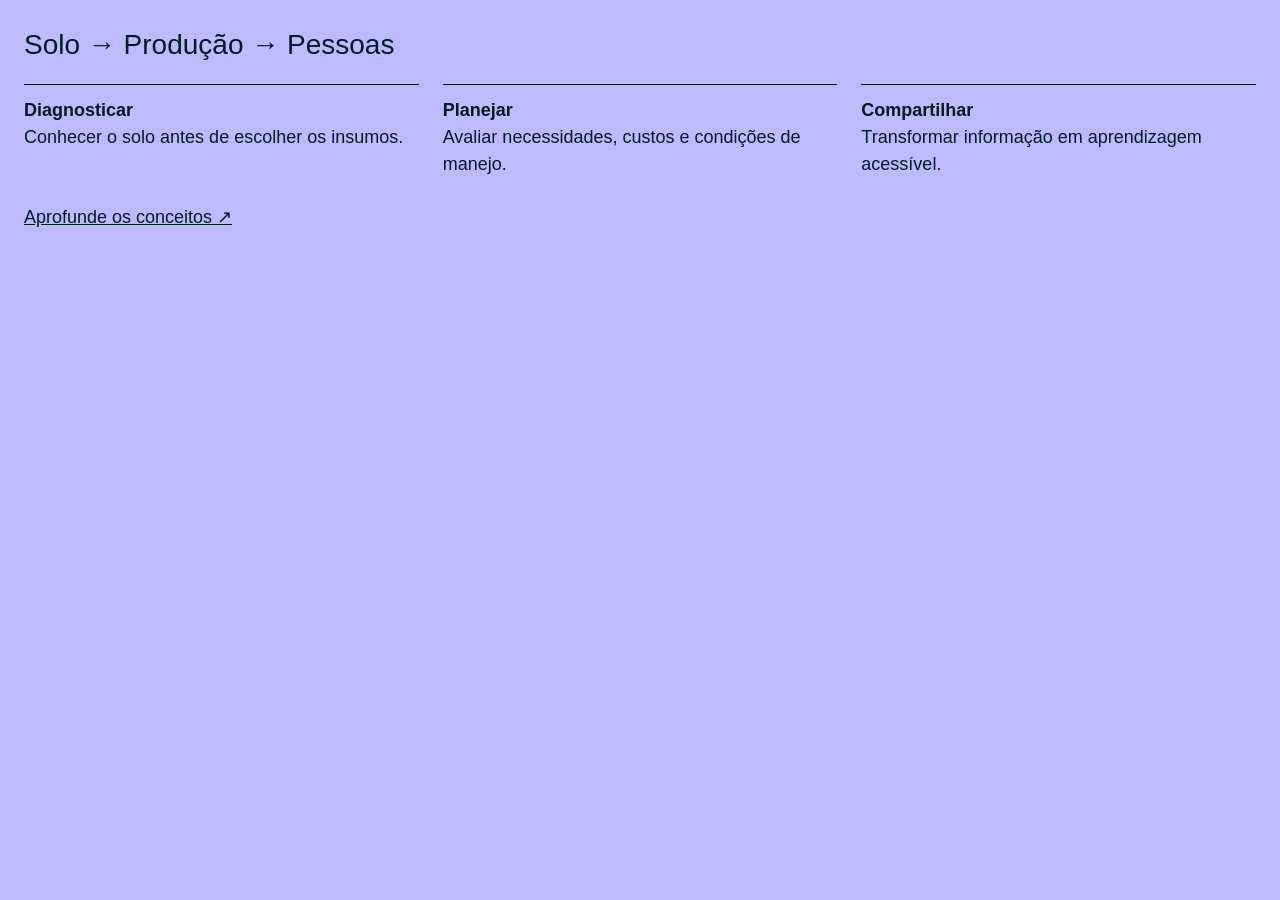
<file: src/assets/quadro.html>
<!doctype html>
<html lang="pt-BR">
<head>
  <meta charset="utf-8">
  <meta name="viewport" content="width=device-width, initial-scale=1">
  <title>Solo, produção e pessoas</title>
<!-- Estilos locais do quadro incorporado em iframe. -->
  <style>
    body { font:1.125rem/1.5 Arial,sans-serif; color:#001d21; background:#bdbbff; margin:0; padding:24px; overflow-wrap:anywhere; }
    h1 { font-size:1.75rem; font-weight:400; margin:0; }
    ul { display:flex; gap:24px; padding:0; list-style:none; }
    li { flex:1; border-top:1px solid; padding-top:12px; }
    strong { display:block; }
    a { display:inline-block; color:inherit; padding:8px 0; }
    :focus-visible { outline:3px solid #fff; outline-offset:3px; box-shadow:0 0 0 6px #001d21; }
    .alto-contraste body { background:#000; color:#fff; }
    .alto-contraste a { color:#ffeb3b; }
    .texto-ampliado { font-size:125%; }
    @media(max-width:600px) { ul { display:block; } li { margin-top:16px; } }
  </style>
</head>
<body>
<!-- Conteúdo educativo auxiliar da página de mídia. -->
  <main>
    <h1>Solo → Produção → Pessoas</h1>
    <ul>
      <li><strong>Diagnosticar</strong>Conhecer o solo antes de escolher os insumos.</li>
      <li><strong>Planejar</strong>Avaliar necessidades, custos e condições de manejo.</li>
      <li><strong>Compartilhar</strong>Transformar informação em aprendizagem acessível.</li>
    </ul>
    <a href="../sobre.html#conceitos" target="_top">Aprofunde os conceitos ↗</a>
  </main>
</body>
</html>
</file>
<file: css/style.css>
/* Configurações gerais */

* {
    margin: 0;
    padding: 0;
    box-sizing: border-box;
}

body {
    font-family: Arial, sans-serif;
    background-color: #f4f7f2;
    color: #263326;
    line-height: 1.6;
}


/* Cabeçalho */

header {
    background-color: #245c35;
    color: white;
    padding: 20px;
    text-align: center;
}

header h1 {
    margin-bottom: 15px;
    font-size: 32px;
}

nav a {
    color: white;
    text-decoration: none;
    margin: 0 8px;
    font-size: 15px;
}

nav a:hover {
    text-decoration: underline;
}


/* Seção inicial */

.inicio {
    background-color: #dcebd8;
    text-align: center;
    padding: 80px 20px;
}

.conteudo-inicio {
    max-width: 800px;
    margin: auto;
}

.inicio h2 {
    font-size: 42px;
    margin-bottom: 20px;
    color: #245c35;
}

.inicio p {
    font-size: 20px;
    margin-bottom: 30px;
}


/* Botão */

.botao {
    display: inline-block;
    background-color: #245c35;
    color: white;
    padding: 12px 25px;
    border-radius: 5px;
    text-decoration: none;
}

.botao:hover {
    background-color: #174526;
}


/* Apresentação */

.apresentacao {
    max-width: 900px;
    margin: 50px auto;
    padding: 0 20px;
    text-align: center;
}

.apresentacao h2 {
    color: #245c35;
    margin-bottom: 20px;
}

.apresentacao p {
    margin-bottom: 15px;
}


/* Destaques */

.destaques {
    background-color: white;
    padding: 50px 20px;
    text-align: center;
}

.destaques h2 {
    color: #245c35;
    margin-bottom: 30px;
}

.cards {
    display: flex;
    justify-content: center;
    gap: 20px;
    max-width: 1000px;
    margin: auto;
}

.card {
    background-color: #f4f7f2;
    padding: 25px;
    border-radius: 8px;
    width: 30%;
}

.card h3 {
    color: #245c35;
    margin-bottom: 10px;
}


/* Rodapé */

footer {
    background-color: #245c35;
    color: white;
    text-align: center;
    padding: 20px;
    margin-top: 40px;
}


/* Responsividade */

@media (max-width: 768px) {

    nav a {
        display: inline-block;
        margin: 5px;
    }

    .inicio h2 {
        font-size: 32px;
    }

    .cards {
        flex-direction: column;
        align-items: center;
    }

    .card {
        width: 90%;
    }
}
</file>
<file: src/css/style.css>
/* AgroSustenta: HTML/CSS estático. Referência editorial AngelList / Refero. */
/* Tokens de cores e largura máxima compartilhados. */
:root {
  --ink:#001d21;
  --paper:#f9f9f7;
  --sage:#e1e6e2;
  --accent:#bdbbff;
  --line:#c2cbc6;
  --muted:#43585a;
  --max:1280px
}
/* Box sizing uniforme para previsibilidade do layout. */
* {
  box-sizing:border-box
}
html {
  scroll-behavior:smooth;
  scroll-padding-top:24px
}
body {
  margin:0;
  overflow-wrap:anywhere;
  background:var(--paper);
  color:var(--ink);
  font:1.125rem/1.6 Arial,Helvetica,sans-serif
}
a {
  color:inherit;
  text-underline-offset:5px
}
a:hover {
  text-decoration-thickness:2px
}
button,input,select,textarea {
  font:inherit
}
img {
  display:block;
  max-width:100%;
  height:auto
}
p {
  margin:0 0 24px
}
h1,h2,h3 {
  font-weight:400;
  margin:0 0 24px;
  line-height:1.06;
  letter-spacing:-.045em
}
h1 {
  font-size:clamp(2.75rem,6.8vw,6rem)
}
h2 {
  font-size:clamp(2.25rem,4.7vw,4rem)
}
h3 {
  font-size:1.75rem;
  line-height:1.2;
  letter-spacing:-.025em
}
mark {
  background:var(--accent);
  color:var(--ink);
  padding:0 .06em
}
/* Contêiner central com largura responsiva. */
.wrap {
  width:min(var(--max),calc(100% - 96px));
  margin-inline:auto
}
/* Link de salto acessível por teclado. */
.skip {
  position:absolute;
  top:-100px;
  left:24px;
  padding:12px 24px;
  background:var(--accent);
  color:var(--ink);
  z-index:10
}
.skip:focus {
  top:8px
}
/* Destaque do foco para navegação sem mouse. */
:focus-visible {
  outline:3px solid #fff;
  outline-offset:3px;
  box-shadow:0 0 0 6px #001d21
}
/* Cabeçalho compartilhado entre páginas. */
.header {
  background:var(--ink);
  color:var(--paper)
}
.topbar {
  display:flex;
  align-items:center;
  justify-content:space-between;
  gap:24px;
  padding-block:26px
}
.brand {
  display:flex;
  align-items:center;
  gap:9px;
  font-size:1.5625rem;
  font-weight:500;
  letter-spacing:-1px;
  text-decoration:none;
  white-space:nowrap
}
.brand-dot {
  align-self:flex-start;
  font-size:0.75rem;
  margin:2px 0 0 -4px
}
.header-note {
  font-size:0.625rem;
  letter-spacing:.12em;
  margin-left:auto;
  margin-right:28px
}
/* Menu principal; rota ativa identificada no HTML. */
.nav {
  display:flex;
  align-items:center;
  justify-content:space-between;
  gap:16px;
  padding-block:17px;
  border-top:1px solid #405356;
  flex-wrap:wrap
}
.nav a {
  font-size:0.8125rem;
  text-decoration:none;
  padding:8px 4px;
  color:#e7ebe6
}
.nav a[aria-current] {
  color:var(--accent);
  box-shadow:0 2px var(--accent)
}
.nav a:hover {
  color:var(--accent)
}
.pill {
  display:inline-flex;
  align-items:center;
  justify-content:center;
  gap:32px;
  border:1px solid var(--ink);
  border-radius:999px;
  background:var(--ink);
  color:var(--paper);
  padding:14px 25px;
  text-decoration:none;
  font-size:0.9375rem;
  cursor:pointer;
  line-height:1.4
}
.pill:hover {
  background:#29464a;
  text-decoration:none
}
.pill.small {
  background:transparent;
  border-color:#738383;
  padding:10px 18px;
  font-size:0.8125rem
}
.pill.light {
  background:var(--accent);
  color:var(--ink);
  border:0
}
.pill.light:hover {
  background:#d1d0ff
}
.eyebrow {
  font-size:0.6875rem;
  letter-spacing:.14em;
  line-height:1.5;
  margin:0 0 28px
}
/* Seção de destaque da página inicial. */
.hero {
  background:var(--ink);
  color:var(--paper);
  padding:50px 0 0
}
.hero-top {
  display:flex;
  justify-content:space-between;
  gap:24px
}
.hero .eyebrow {
  color:#c4d0c8
}
.edition {
  font-size:0.625rem;
  letter-spacing:.12em;
  color:#c4d0c8
}
.hero h1 {
  font-size:clamp(3rem,7.6vw,6.625rem);
  max-width:1100px;
  margin:6px 0 38px;
  line-height:1.02
}
.hero h1 span {
  color:var(--accent)
}
.hero-bottom {
  display:flex;
  justify-content:space-between;
  gap:48px;
  align-items:center;
  padding-bottom:44px
}
.hero-bottom p {
  font-size:1.0625rem;
  max-width:560px;
  color:#d2dcd6;
  margin:0
}
.hero-image {
  height:400px;
  margin:0;
  position:relative;
  overflow:hidden;
  border-radius:200px 200px 0 0
}
.hero-image img {
  width:100%;
  height:100%;
  object-fit:cover;
  object-position:center 55%;
  filter:brightness(.78)
}
.hero-image figcaption {
  position:absolute;
  inset:auto 40px 26px;
  color:white;
  font-size:0.625rem;
  letter-spacing:.1em;
  display:flex;
  justify-content:space-between;
  gap:16px;
  background:#001d21;
  padding:10px 14px;
  border-radius:4px
}
/* Espaçamento comum entre seções. */
.section {
  padding:96px 0
}
.section-head {
  display:grid;
  grid-template-columns:1fr 2fr;
  gap:36px;
  margin-bottom:46px
}
.section-head h2 {
  margin:0;
  max-width:900px
}
.section-head .eyebrow {
  padding-top:8px
}
.sage {
  background:var(--sage)
}
/* Grade reutilizável para cartões. */
.grid {
  display:grid;
  gap:24px
}
.three {
  grid-template-columns:repeat(3,1fr)
}
.two {
  grid-template-columns:repeat(2,1fr)
}
.card {
  padding:32px;
  background:#fff;
  min-width:0;
  border-radius:3px
}
.card-number {
  display:block;
  margin-bottom:56px;
  font-size:0.8125rem
}
.card p {
  font-size:1.0625rem;
  color:var(--muted)
}
.card a {
  font-size:0.9375rem
}
.card .tag {
  margin-bottom:28px
}
.split {
  display:grid;
  grid-template-columns:1fr 1fr;
  gap:72px;
  align-items:start
}
.lead {
  font-size:1.4375rem;
  line-height:1.5;
  max-width:760px
}
.stats {
  display:grid;
  grid-template-columns:1fr 1fr 1.1fr;
  gap:32px
}
.stats article {
  padding-top:24px;
  border-top:1px solid var(--line)
}
.stat {
  font-size:clamp(4rem,7vw,5.875rem);
  letter-spacing:-.07em;
  line-height:1.1;
  margin:12px 0 24px
}
.stat span {
  font-size:.36em;
  letter-spacing:-.02em
}
.stats h3 {
  font-size:1.25rem;
  letter-spacing:-.015em;
  max-width:290px;
  line-height:1.35
}
.stats article>p:last-child {
  font-size:0.75rem;
  color:var(--muted)
}
.stats .stat-message {
  border:0;
  background:var(--accent);
  border-radius:100px 100px 3px 3px;
  padding:44px 30px 30px;
  display:flex;
  flex-direction:column;
  justify-content:space-between;
  gap:24px
}
.stat-message h3 {
  font-size:1.75rem;
  margin:0
}
.stat-message a {
  font-size:0.875rem
}
.tag {
  display:inline-block;
  width:fit-content;
  border-radius:999px;
  background:var(--accent);
  color:var(--ink);
  padding:5px 12px;
  font-size:0.625rem;
  letter-spacing:.075em;
  line-height:1.5
}
.stat-message .tag {
  padding:0;
  background:transparent
}
.page-intro {
  padding-top:72px;
  padding-bottom:76px;
  border-bottom:1px solid var(--line)
}
.page-intro h1 {
  margin-bottom:32px
}
.page-intro .lead {
  color:var(--muted);
  font-size:1.25rem;
  max-width:690px;
  margin-bottom:0
}
.accordion details {
  border-top:1px solid var(--line);
  padding:24px 0
}
.accordion details:last-child {
  border-bottom:1px solid var(--line)
}
summary {
  cursor:pointer;
  font-size:1.25rem;
  line-height:1.45
}
details p {
  margin:20px 0 0;
  max-width:830px
}
details[open] summary {
  margin-bottom:16px
}
.project-list {
  display:grid;
  grid-template-columns:repeat(3,1fr);
  gap:48px
}
.project-list article {
  border-top:1px solid var(--line);
  padding-top:24px
}
.project-list h3 {
  margin-top:28px
}
.project-list p {
  font-size:1.0625rem
}
.muted {
  color:var(--muted)
}
.steps {
  margin:0;
  padding:0;
  list-style:none;
  counter-reset:steps
}
.steps li {
  display:grid;
  grid-template-columns:32px 1fr;
  column-gap:20px;
  border-top:1px solid var(--line);
  padding:22px 0;
  counter-increment:steps
}
.steps li:before {
  content:counter(steps,decimal-leading-zero);
  font-size:0.8125rem;
  grid-row:1/3
}
.steps strong {
  font-weight:500;
  font-size:1.4375rem
}
.steps span {
  font-size:1.0625rem;
  display:block
}
.note {
  font-size:0.875rem;
  line-height:1.6;
  color:var(--muted);
  margin-top:24px
}
/* Rolagem local das tabelas em telas estreitas. */
.table-scroll {
  overflow:auto;
  margin-bottom:24px
}
table {
  border-collapse:collapse;
  width:100%;
  min-width:620px;
  font-size:1rem;
  line-height:1.5;
  text-align:left
}
caption {
  text-align:left;
  font-size:0.875rem;
  color:var(--muted);
  padding:0 0 20px
}
th,td {
  padding:22px 20px;
  border-bottom:1px solid var(--line);
  vertical-align:top
}
th {
  font-weight:500
}
thead th {
  font-size:0.75rem;
  letter-spacing:.04em;
  background:var(--ink);
  color:var(--paper)
}
tbody th {
  width:35%
}
td a {
  font-size:0.875rem
}
.total {
  background:var(--accent)
}
.sources {
  border-top:1px solid var(--line);
  padding:48px 0
}
.sources h2 {
  font-size:1.5rem;
  letter-spacing:-.02em
}
.sources ul {
  padding-left:20px;
  font-size:0.9375rem
}
.sources>p {
  font-size:0.75rem;
  color:var(--muted)
}
.plain-list {
  padding-left:20px
}
.plain-list li {
  padding-bottom:14px
}
.gallery {
  display:grid;
  grid-template-columns:1fr 1fr;
  gap:56px 32px
}
.gallery figure {
  margin:0
}
.gallery figure:first-child {
  grid-column:1/-1
}
.gallery img {
  width:100%;
  aspect-ratio:3/2;
  object-fit:cover;
  border-radius:180px 180px 2px 2px
}
.gallery figure:first-child img {
  aspect-ratio:2.4;
  max-height:500px;
  border-radius:240px 240px 2px 2px
}
.gallery figcaption {
  padding-top:24px
}
.gallery h2 {
  font-size:1.625rem;
  letter-spacing:-.02em
}
.gallery p {
  font-size:0.9375rem;
  max-width:650px
}
.media-layout {
  display:grid;
  grid-template-columns:1.4fr 1fr;
  gap:40px
}
.media-layout h3 {
  margin-top:24px
}
video {
  width:100%;
  height:auto;
  border-radius:4px
}
audio {
  width:100%;
  margin:20px 0
}
iframe {
  width:100%;
  border:0;
  border-radius:4px;
  background:var(--accent)
}
.feature-news {
  display:grid;
  grid-template-columns:1fr 1fr;
  gap:64px;
  align-items:center
}
.feature-news h3 {
  font-size:2.625rem
}
.feature-news img {
  width:100%;
  height:460px;
  object-fit:cover;
  border-radius:240px 240px 4px 4px
}
/* Estilos do formulário demonstrativo. */
.contact fieldset {
  border:0;
  padding:0;
  margin:0
}
.contact legend {
  font-size:1.5rem;
  margin-bottom:24px
}
.contact label:not(.check) {
  display:block;
  font-size:0.9375rem;
  margin-bottom:8px
}
.contact label span {
  font-size:0.75rem;
  color:var(--muted)
}
input:not([type=checkbox]),select,textarea {
  width:100%;
  border:1px solid #657976;
  background:white;
  border-radius:4px;
  padding:13px 15px;
  color:var(--ink);
  margin-bottom:24px;
  min-height:50px
}
textarea {
  resize:vertical
}
input::placeholder,textarea::placeholder {
  color:#546966
}
.check {
  display:flex;
  gap:12px;
  align-items:start;
  font-size:0.875rem;
  margin-bottom:24px
}
.check input {
  width:20px;
  height:20px;
  flex-shrink:0;
  accent-color:var(--ink)
}
/* Estado de conclusão exibido pelo JavaScript ou âncora. */
.form-status {
  display:none;
  background:var(--accent);
  padding:24px;
  margin-top:24px
}
.form-status:target,.form-status.visible {
  display:block
}
.budget {
  margin-top:56px;
  padding-top:40px;
  border-top:1px solid var(--line)
}
.budget h3 {
  margin-top:24px
}
/* Rodapé e navegação secundária. */
.footer {
  background:var(--ink);
  color:var(--paper);
  padding:72px 0 24px
}
.footer-heading {
  display:flex;
  justify-content:space-between;
  gap:32px;
  margin-bottom:64px
}
.footer-heading>p {
  font-size:2.125rem;
  letter-spacing:-.035em;
  line-height:1.15;
  margin:0
}
.footer-nav {
  display:flex;
  gap:16px 26px;
  flex-wrap:wrap;
  margin-bottom:48px
}
.footer-nav a {
  font-size:0.875rem;
  text-decoration:none
}
.footer-bottom {
  border-top:1px solid #405356;
  padding-top:24px;
  display:flex;
  justify-content:space-between;
  gap:24px;
  color:#c4d0c8;
  font-size:0.6875rem
}
.footer-bottom p {
  margin:0
}
/* Ajuste de telas muito largas. */
@media(min-width:1600px) {
  .hero h1 {
    font-size:7rem
  }
}
/* Ajuste de tablets e notebooks. */
@media(max-width:1000px) {
  .wrap {
    width:calc(100% - 48px)
  }
  .header-note {
    display:none
  }
  .nav {
    justify-content:flex-start;
    gap:16px 24px
  }
  .hero {
    padding-top:40px
  }
  .hero-image {
    height:320px
  }
  .section {
    padding:64px 0
  }
  .section-head {
    grid-template-columns:1fr;
    gap:0
  }
  .section-head .eyebrow {
    margin-bottom:20px
  }
  .split {
    gap:36px
  }
  .three,.project-list {
    grid-template-columns:1fr
  }
  .card {
    padding:28px
  }
  .card-number {
    margin-bottom:28px
  }
  .stats {
    grid-template-columns:1fr 1fr
  }
  .stats .stat-message {
    grid-column:1/-1;
    flex-direction:row;
    align-items:center;
    border-radius:4px;
    padding:28px
  }
  .media-layout {
    grid-template-columns:1fr
  }
  .feature-news {
    gap:32px
  }
  .feature-news img {
    height:340px
  }
  .footer-bottom {
    flex-wrap:wrap
  }
}
/* Ajuste de dispositivos móveis. */
@media(max-width:600px) {
  .wrap {
    width:calc(100% - 40px)
  }
  .topbar {
    padding-block:22px;
    flex-wrap:wrap;
    gap:16px
  }
  .brand {
    font-size:1.4375rem
  }
  .topbar>.pill {
    font-size:0.6875rem;
    padding:8px 12px;
    gap:12px
  }
  .nav {
    gap:13px 20px;
    padding-block:17px
  }
  .nav a {
    font-size:0.8125rem
  }
  .hero {
    padding-top:32px
  }
  .edition {
    display:none
  }
  .hero-top .eyebrow {
    font-size:0.5625rem;
    letter-spacing:.08em
  }
  .hero h1 {
    font-size:clamp(2.625rem,10.2vw,3.8125rem);
    letter-spacing:-.055em;
    margin-bottom:28px
  }
  .hero-bottom {
    display:block;
    padding-bottom:36px
  }
  .hero-bottom p {
    font-size:1rem;
    margin-bottom:26px
  }
  .hero-image {
    height:260px;
    border-radius:140px 140px 0 0
  }
  .hero-image figcaption {
    inset:auto 24px 20px;
    font-size:0.5rem
  }
  .hero-image figcaption span {
    display:none
  }
  .section {
    padding:56px 0
  }
  .section-head {
    margin-bottom:32px
  }
  .section-head h2 {
    font-size:2.25rem
  }
  .split,.two,.stats,.feature-news,.gallery {
    grid-template-columns:1fr
  }
  .lead {
    font-size:1.3125rem
  }
  .stats .stat-message {
    grid-column:auto;
    display:block;
    border-radius:80px 80px 4px 4px;
    padding:36px
  }
  .stats .stat-message h3 {
    margin:24px 0
  }
  .stats article {
    padding:20px 0
  }
  .stat {
    font-size:5rem
  }
  .page-intro {
    padding-top:48px;
    padding-bottom:48px
  }
  .page-intro h1 {
    font-size:2.875rem
  }
  .page-intro .lead {
    font-size:1.125rem
  }
  .gallery figure:first-child {
    grid-column:auto
  }
  .gallery figure:first-child img {
    aspect-ratio:3/2;
    border-radius:140px 140px 2px 2px
  }
  .gallery {
    gap:40px
  }
  .feature-news h3 {
    font-size:2.125rem
  }
  .feature-news img {
    height:300px
  }
  .project-list {
    gap:40px
  }
  iframe {
    height:480px
  }
  .footer {
    padding-top:48px
  }
  .footer-heading {
    display:block;
    margin-bottom:36px
  }
  .footer-heading>p {
    font-size:1.875rem;
    margin-top:32px
  }
  .footer-nav {
    gap:16px 24px
  }
  .footer-bottom {
    display:block
  }
  .footer-bottom>* {
    display:block;
    margin:0 0 14px!important
  }
  .budget .stat {
    font-size:4rem
  }
  th,td {
    padding:16px 14px
  }
}
/* Respeita a preferência por menos movimento. */
@media(prefers-reduced-motion:reduce) {
  html {
    scroll-behavior:auto
  }
  *,*:before,*:after {
    animation:none!important;
    transition:none!important
  }
}
/* Preserva informações com cores do sistema. */
@media(forced-colors:active) {
  .pill,.tag {
    border:1px solid ButtonText
  }
  .nav a[aria-current] {
    text-decoration:underline
  }
}
/* Configuração de impressão. */
@media print {
  .header,.footer,.pill,.skip {
    display:none
  }
  .wrap {
    width:100%
  }
  .section,.page-intro {
    padding:24px 0
  }
  .hero {
    background:white;
    color:black
  }
  .hero h1 span {
    color:black
  }
  .hero-image {
    height:200px
  }
  .table-scroll {
    overflow:visible
  }
  table {
    min-width:0
  }
  a {
    overflow-wrap:anywhere
  }
  details {
    display:block
  }
}

/* Preferências de leitura e estados do formulário. */
html.texto-ampliado { font-size:125%; }
[hidden] { display:none!important; }
.a11y-bar { background:var(--sage); color:var(--ink); border-bottom:1px solid var(--line); }
.a11y-inner { display:flex; align-items:center; flex-wrap:wrap; gap:8px 20px; padding-block:12px; font-size:.875rem; }
.a11y-controls { display:flex; flex-wrap:wrap; gap:8px; }
.a11y-controls button { padding:8px 12px; border:1px solid var(--ink); border-radius:4px; background:var(--paper); color:var(--ink); cursor:pointer; }
.a11y-controls button[aria-pressed="true"] { background:var(--ink); color:var(--paper); }
.a11y-controls button:disabled { cursor:default; }
.a11y-status { flex-basis:100%; margin:0; }
.a11y-status:empty { display:none; }
.footer-purpose { font-size:.875rem; margin-bottom:28px; }
.pill,.a11y-controls button,a { transition:background-color .15s,color .15s; }
.pill.secondary { background:transparent; color:var(--ink); margin-top:12px; }
.field-error { color:#9c2222; font-size:.875rem; margin:-16px 0 24px; }
.field-error:empty { display:none; }
.contact .campo-invalido { border:2px solid #9c2222; }
.check:has(.campo-invalido) { outline:2px solid #9c2222; outline-offset:4px; }

/* Cores explícitas evitam texto claro sobre cartões claros no alto contraste. */
html.alto-contraste { --ink:#fff; --paper:#000; --sage:#111; --accent:#ffeb3b; --line:#fff; --muted:#fff; }
.alto-contraste body,.alto-contraste .header,.alto-contraste .hero,.alto-contraste .footer { background:#000; color:#fff; }
.alto-contraste .card,.alto-contraste .stats .stat-message,.alto-contraste .tag,.alto-contraste mark,.alto-contraste .total,.alto-contraste thead th,.alto-contraste .form-status { background:#111; color:#fff; border:1px solid #fff; }
.alto-contraste a,.alto-contraste .nav a,.alto-contraste .nav a[aria-current] { color:#ffeb3b; }
.alto-contraste .pill,.alto-contraste .a11y-controls button { background:#000; color:#ffeb3b; border:1px solid #ffeb3b; }
.alto-contraste .a11y-controls button[aria-pressed="true"] { background:#ffeb3b; color:#000; }
.alto-contraste input,.alto-contraste select,.alto-contraste textarea { background:#000; color:#fff; border-color:#fff; }
.alto-contraste input::placeholder,.alto-contraste textarea::placeholder { color:#ddd; }
.alto-contraste .field-error { color:#ffb3b3; }
.alto-contraste .contact .campo-invalido,.alto-contraste .check:has(.campo-invalido) { border-color:#ffb3b3; outline-color:#ffb3b3; }
.alto-contraste :focus-visible { outline-color:#ffeb3b; }
.alto-contraste iframe { border:2px solid #fff; }
.alto-contraste * { transition:none!important; }
.alto-contraste .pill:hover { background:#000; color:#ffeb3b; }
@media print { .a11y-bar { display:none; } }

/* Resumo de erros e alvos confortáveis para teclado e toque. */
.footer-nav a { padding:6px 2px; }
.check { padding:6px 0; }
.form-errors { border:2px solid #9c2222; border-radius:4px; padding:20px; margin-bottom:28px; background:var(--paper); }
.form-errors h3 { font-size:1.25rem; letter-spacing:normal; }
.form-errors ul { margin:0; padding-left:24px; }
.form-errors a { display:inline-block; padding:4px 0; }
.alto-contraste .form-errors { border-color:#ffb3b3; }
.alto-contraste :focus-visible { box-shadow:0 0 0 6px #000; }


/* Leitor em voz alta integrado à barra de acessibilidade. */
.a11y-reading-controls { display:flex; flex-wrap:wrap; gap:8px; }
.a11y-reading-controls button {
  padding:8px 12px; border:1px solid var(--ink); border-radius:4px;
  background:var(--paper); color:var(--ink); cursor:pointer;
}
.a11y-reading-controls button:disabled { opacity:.55; cursor:not-allowed; }
.alto-contraste .a11y-reading-controls button {
  background:#000; color:#ffeb3b; border:1px solid #ffeb3b;
}
.hosting-cards .card { display:flex; flex-direction:column; align-items:flex-start; }
.hosting-cards .card p:not(.stat) { font-size:1rem; }
.hosting-cards .card .stat { margin:24px 0 16px; }
.hosting-cards .card h3 { margin-bottom:16px; }
.hosting-cards .card a { margin-top:auto; font-size:.9rem; }
@media(max-width:1000px) { .hosting-cards { grid-template-columns:1fr; } }

/* Controles de áudio: foco visível e layout adaptável. */
.a11y-reading-controls { align-items:center; }
.a11y-reading-controls button:focus-visible { outline:3px solid var(--ink); outline-offset:3px; }
.alto-contraste .a11y-reading-controls button:focus-visible { outline-color:#ffeb3b; }
@media(max-width:600px) { .a11y-reading-controls { width:100%; } .a11y-reading-controls button { flex:1 1 130px; } }
</file>
